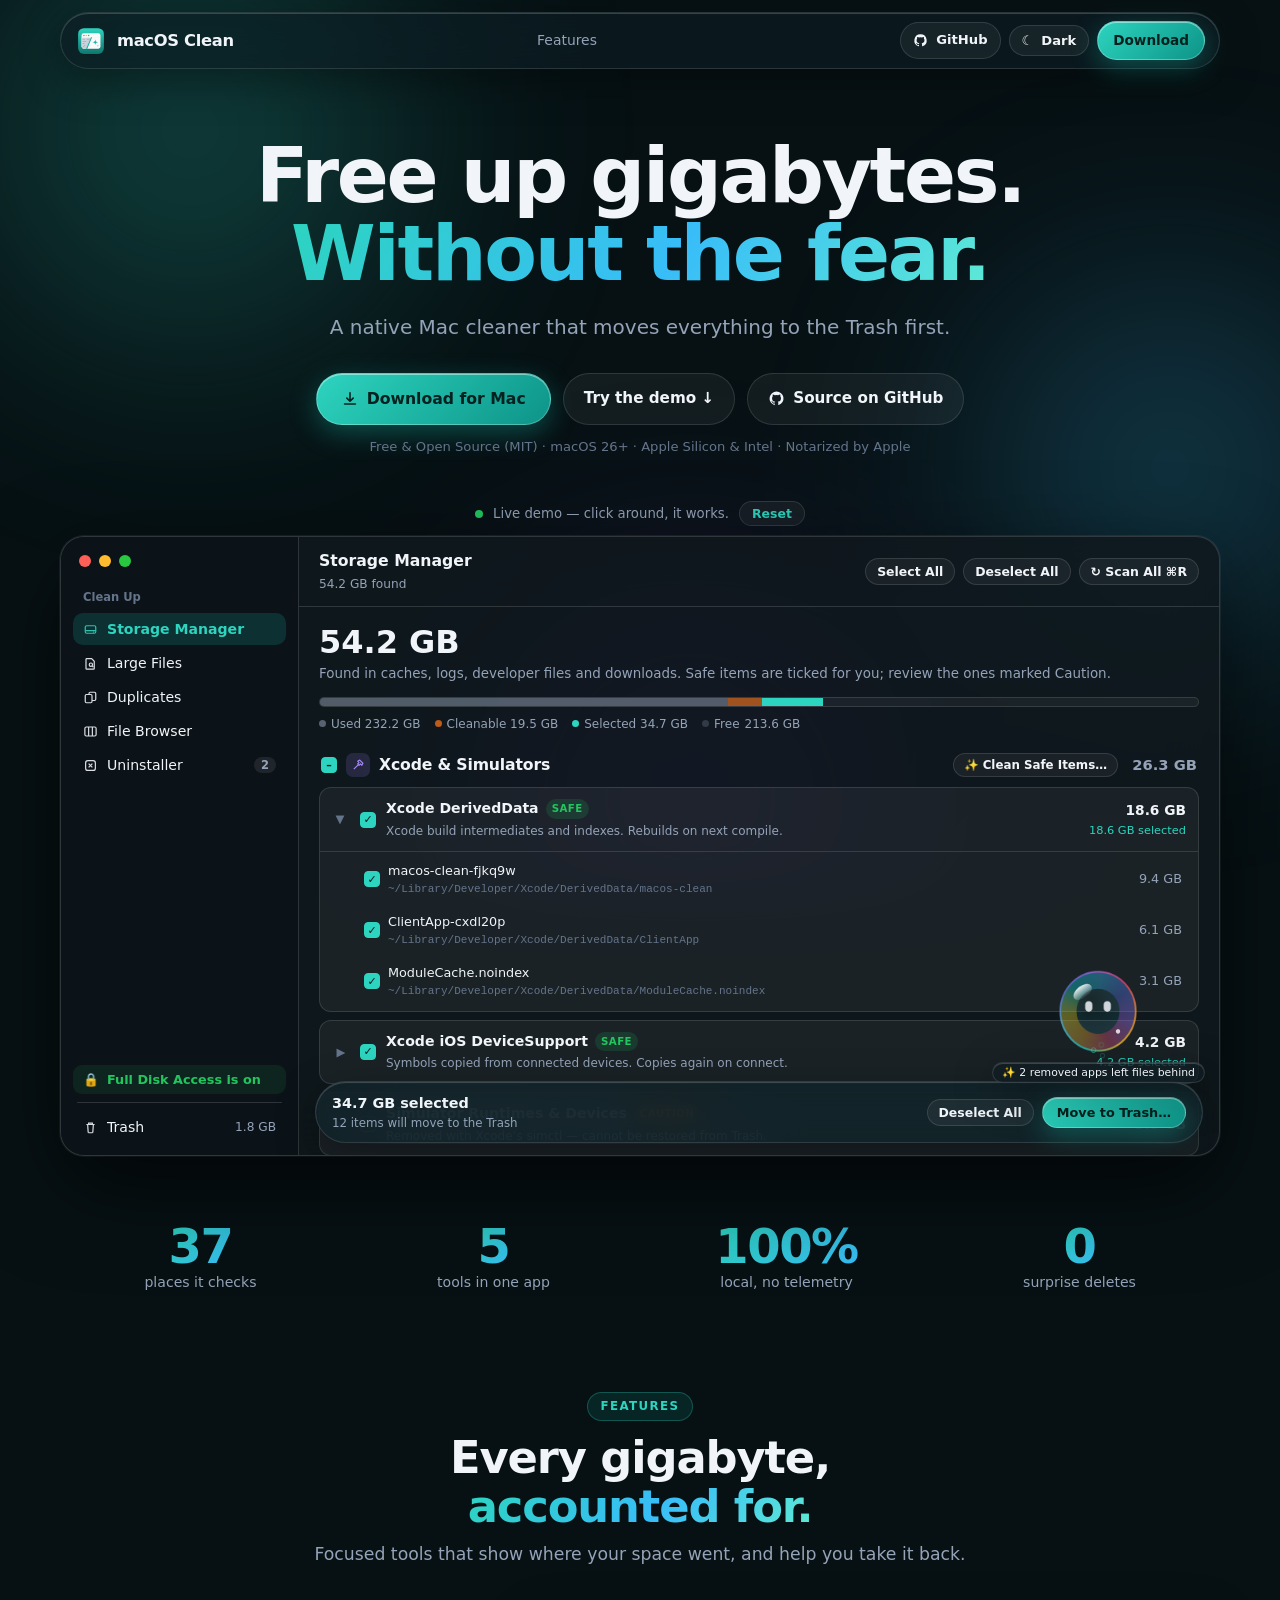
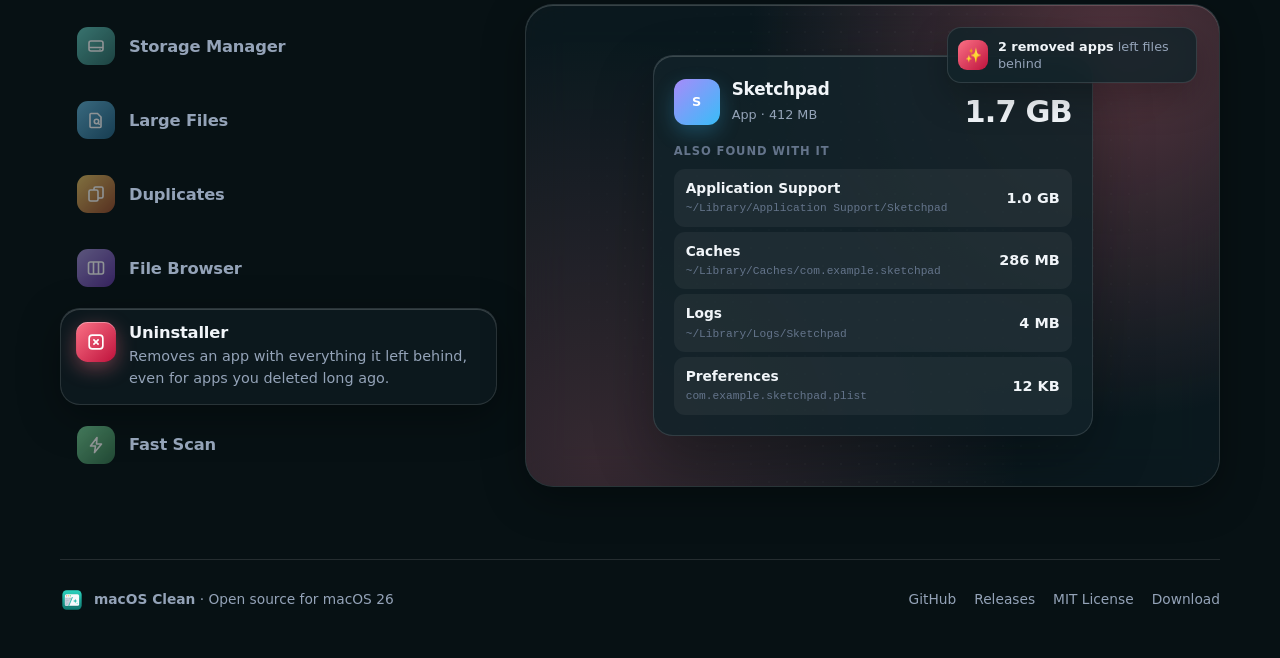
<file: index.html>
<!DOCTYPE html>
<html lang="en" data-theme="dark">
<head>
  <meta charset="UTF-8" />
  <meta name="viewport" content="width=device-width, initial-scale=1.0" />
  <title>macOS Clean — Free up gigabytes on your Mac, safely</title>
  <meta
    name="description"
    content="A native, open-source macOS 26 cleaner. Finds caches, developer junk, big files and app leftovers in seconds — and moves everything to the Trash first."
  />
  <meta property="og:title" content="macOS Clean — Free up gigabytes on your Mac, safely" />
  <meta
    property="og:description"
    content="A native, open-source macOS 26 cleaner that moves everything to the Trash first. Free under the MIT License."
  />
  <meta property="og:type" content="website" />
  <meta name="theme-color" content="#0f766e" />
  <link rel="icon" type="image/svg+xml" href="./assets/app-icon.svg" />
  <link rel="stylesheet" href="./styles.css" />
  <script>document.documentElement.classList.add('js');</script>
</head>
<body>
  <div class="ambient-backdrop" aria-hidden="true">
    <div class="ambient-orb ambient-orb-1"></div>
    <div class="ambient-orb ambient-orb-2"></div>
    <div class="ambient-orb ambient-orb-3"></div>
  </div>

  <header class="site-header">
    <nav class="nav-shell glass-panel" aria-label="Primary navigation">
      <a class="brand" href="#hero">
        <img src="./assets/app-icon.svg" alt="" width="32" height="32" class="brand-icon" />
        <span class="brand-name">macOS Clean</span>
      </a>

      <div class="nav-links">
        <a href="#features">Features</a>
      </div>

      <div class="nav-actions">
        <a
          class="icon-btn glass-btn nav-github"
          href="https://github.com/khanhuitse05/macos-clean"
          target="_blank"
          rel="noopener noreferrer"
          aria-label="View source code on GitHub"
        >
          <svg viewBox="0 0 20 20" width="15" height="15" fill="currentColor" aria-hidden="true"><path fill-rule="evenodd" d="M10 1.8a8.2 8.2 0 00-2.59 15.98c.41.08.56-.18.56-.4v-1.4c-2.28.5-2.76-1.1-2.76-1.1-.37-.95-.91-1.2-.91-1.2-.74-.5.06-.49.06-.49.82.06 1.26.84 1.26.84.73 1.25 1.91.89 2.38.68.07-.53.29-.89.52-1.1-1.82-.2-3.73-.91-3.73-4.05 0-.9.32-1.63.84-2.2-.08-.21-.37-1.04.08-2.17 0 0 .69-.22 2.26.84a7.8 7.8 0 014.12 0c1.57-1.06 2.26-.84 2.26-.84.45 1.13.16 1.96.08 2.17.52.57.84 1.3.84 2.2 0 3.15-1.92 3.84-3.74 4.04.29.25.56.75.56 1.52v2.25c0 .22.15.48.57.4A8.2 8.2 0 0010 1.8z" clip-rule="evenodd"/></svg>
          <span>GitHub</span>
        </a>
        <button type="button" class="icon-btn glass-btn" id="theme-toggle" aria-label="Toggle color theme">
          <span class="theme-icon" id="theme-icon" aria-hidden="true">☾</span>
          <span class="theme-label" id="theme-label">Dark</span>
        </button>
        <a class="glass-prominent nav-download" href="https://github.com/khanhuitse05/macos-clean/releases/latest/download/macos-clean.dmg">Download</a>
      </div>
    </nav>
  </header>

  <main>
    <!-- Hero -->
    <section id="hero" class="hero-section container">
      <div class="hero-copy">
        <h1 class="hero-title">
          Free up gigabytes.<br />
          <span class="text-gradient">Without the fear.</span>
        </h1>
        <p class="hero-subtitle">
          A native Mac cleaner that moves everything to the Trash first.
        </p>
        <div class="hero-ctas">
          <a class="cta-primary glass-prominent" href="https://github.com/khanhuitse05/macos-clean/releases/latest/download/macos-clean.dmg">
            <svg viewBox="0 0 20 20" width="18" height="18" fill="none" stroke="currentColor" stroke-width="1.8" aria-hidden="true"><path d="M10 3v9.5m0 0l-3.5-3.5M10 12.5l3.5-3.5M4 15.5h12" stroke-linecap="round" stroke-linejoin="round" /></svg>
            Download for Mac
          </a>
          <a class="cta-secondary glass-btn" href="#showcase">Try the demo ↓</a>
          <a class="cta-ghost glass-btn" href="https://github.com/khanhuitse05/macos-clean" target="_blank" rel="noopener noreferrer">
            <svg viewBox="0 0 20 20" width="17" height="17" fill="currentColor" aria-hidden="true"><path fill-rule="evenodd" d="M10 1.8a8.2 8.2 0 00-2.59 15.98c.41.08.56-.18.56-.4v-1.4c-2.28.5-2.76-1.1-2.76-1.1-.37-.95-.91-1.2-.91-1.2-.74-.5.06-.49.06-.49.82.06 1.26.84 1.26.84.73 1.25 1.91.89 2.38.68.07-.53.29-.89.52-1.1-1.82-.2-3.73-.91-3.73-4.05 0-.9.32-1.63.84-2.2-.08-.21-.37-1.04.08-2.17 0 0 .69-.22 2.26.84a7.8 7.8 0 014.12 0c1.57-1.06 2.26-.84 2.26-.84.45 1.13.16 1.96.08 2.17.52.57.84 1.3.84 2.2 0 3.15-1.92 3.84-3.74 4.04.29.25.56.75.56 1.52v2.25c0 .22.15.48.57.4A8.2 8.2 0 0010 1.8z" clip-rule="evenodd"/></svg>
            Source on GitHub
          </a>
        </div>
        <p class="hero-caption">Free &amp; Open Source (MIT) · macOS 26+ · Apple Silicon &amp; Intel · Notarized by Apple</p>
      </div>

      <div id="showcase" class="showcase-wrap">
        <div class="showcase-toolbar-hint">
          <span class="live-dot" aria-hidden="true"></span>
          <span>Live demo — click around, it works.</span>
          <button type="button" class="link-reset" id="reset-demo-btn">Reset</button>
        </div>

        <div class="mac-window" id="app-window" role="region" aria-label="Interactive macOS Clean application window preview">
          <!-- Sidebar -->
          <aside class="mac-sidebar">
            <div class="traffic-lights" aria-hidden="true">
              <span class="dot dot-red"></span>
              <span class="dot dot-yellow"></span>
              <span class="dot dot-green"></span>
            </div>

            <div class="sidebar-group-label">Clean Up</div>
            <div class="sidebar-scroll">
              <ul class="sidebar-list" id="sidebar-list" role="tablist" aria-label="App sections">
                <!-- Rendered by app.js -->
              </ul>
            </div>

            <div class="sidebar-bottom">
              <button type="button" class="fda-sidebar-btn" id="window-fda-toggle" title="Preview Full Disk Access blocked state or open FDA welcome sheet">
                <span class="fda-wiggle" aria-hidden="true">🔒</span>
                <span id="window-fda-label">Full Disk Access is off</span>
              </button>
              <div class="sidebar-divider"></div>
              <button type="button" class="sidebar-item sidebar-trash" data-section="trash" role="tab" aria-selected="false">
                <span class="sb-icon" aria-hidden="true">
                  <svg viewBox="0 0 20 20" width="15" height="15" fill="none" stroke="currentColor" stroke-width="1.6"><path d="M4.5 6h11M7.5 6V4.2h5V6M6.2 6l.7 10.2a1 1 0 001 .8h4.2a1 1 0 001-.8L13.8 6"/></svg>
                </span>
                <span class="sb-label">Trash</span>
                <span class="sb-trash-meta" id="sidebar-trash-meta">1.8 GB</span>
              </button>
            </div>
          </aside>

          <!-- Main Split Detail Column -->
          <div class="mac-main">
            <!-- Unified Toolbar -->
            <header class="mac-toolbar">
              <div class="mac-title-group">
                <h2 class="mac-nav-title" id="mac-nav-title">Storage Manager</h2>
                <p class="mac-nav-subtitle" id="mac-nav-subtitle">38.4 GB found</p>
              </div>
              <div class="mac-toolbar-actions" id="mac-toolbar-actions">
                <!-- Populated dynamically per section by app.js -->
              </div>
            </header>

            <!-- Detail Content Area -->
            <div class="mac-detail-area" id="mac-detail-area">
              <!-- Top Celebration Toast -->
              <div class="celebration-toast glass-panel" id="celebration-toast" hidden role="status" aria-live="polite">
                <span class="toast-icon" id="toast-icon" aria-hidden="true">🗑️</span>
                <div class="toast-body">
                  <div class="toast-title" id="toast-title">26.3 GB moved to the Trash</div>
                  <div class="toast-detail" id="toast-detail">3 items. Empty the Trash to get the space back.</div>
                </div>
                <button type="button" class="toast-action" id="toast-empty-btn">Empty Trash…</button>
                <button type="button" class="toast-close" id="toast-close-btn" aria-label="Dismiss">✕</button>
              </div>

              <!-- Dynamic Section Views -->
              <div class="mac-scroll-pane" id="mac-section-content">
                <!-- Rendered by app.js -->
              </div>

              <!-- Floating Liquid Glass Bottom SelectionBar -->
              <div class="selection-bar glass-panel" id="window-selection-bar">
                <!-- Rendered by app.js -->
              </div>

              <!-- Floating Draggable Corner Bubbl Overlay -->
              <div
                class="hero-bubbl-overlay corner-bottomTrailing"
                id="hero-bubbl-overlay"
                title="Drag Bubbl to any corner. Click 5× quickly for an Easter egg!"
              >
                <canvas
                  id="hero-bubbl-canvas"
                  width="300"
                  height="248"
                  aria-label="Bubbl mascot reacting to your current selection"
                ></canvas>
                <button type="button" class="leftovers-chip glass-panel" id="hero-leftovers-chip">
                  <span>✨ 2 removed apps left files behind</span>
                </button>
              </div>

              <!-- In-Window Confirmation / FDA Modal Overlay -->
              <div class="mac-modal-backdrop" id="mac-modal-backdrop" hidden>
                <div class="mac-modal glass-panel" id="mac-modal-dialog" role="dialog" aria-modal="true" aria-labelledby="mac-modal-title">
                  <!-- Populated by app.js -->
                </div>
              </div>
            </div>
          </div>
        </div>
      </div>
    </section>

    <!-- Stats strip -->
    <section class="container stats-strip" aria-label="At a glance">
      <div class="stat"><strong>37</strong><span>places it checks</span></div>
      <div class="stat"><strong>5</strong><span>tools in one app</span></div>
      <div class="stat"><strong>100%</strong><span>local, no telemetry</span></div>
      <div class="stat"><strong>0</strong><span>surprise deletes</span></div>
    </section>

    <!-- Features -->
    <section id="features" class="section container">
      <div class="section-header center reveal">
        <span class="eyebrow">Features</span>
        <h2>Every gigabyte, <span class="text-gradient">accounted for.</span></h2>
        <p>Focused tools that show where your space went, and help you take it back.</p>
      </div>

      <div class="showcase reveal" id="tool-showcase">
        <div class="tool-tabs" role="tablist" aria-label="Tools">
          <button type="button" class="tool-tab is-active" role="tab" id="tab-storage" aria-selected="true" aria-controls="stage-storage" style="--tc:#2dd4bf">
            <span class="tool-icon fi-teal" aria-hidden="true"><svg viewBox="0 0 20 20" fill="none" stroke="currentColor" stroke-width="1.6"><rect x="3" y="5" width="14" height="10" rx="2"/><path d="M3 11.5h14M13.5 13.5h1"/></svg></span>
            <span class="tool-text">
              <strong>Storage Manager</strong>
              <span class="tool-desc"><span>Caches, logs and developer junk, sorted into five groups. Safe items are ticked for you.</span></span>
            </span>
            <span class="tool-progress" aria-hidden="true"><i></i></span>
          </button>
          <button type="button" class="tool-tab" role="tab" id="tab-large" aria-selected="false" aria-controls="stage-large" style="--tc:#38bdf8">
            <span class="tool-icon fi-sky" aria-hidden="true"><svg viewBox="0 0 20 20" fill="none" stroke="currentColor" stroke-width="1.6"><path d="M5 3.5h6.5L15 7v9.5a1 1 0 01-1 1H5a1 1 0 01-1-1v-12a1 1 0 011-1z"/><circle cx="10.5" cy="11.5" r="2.2"/><path d="M12.2 13.2l1.6 1.6"/></svg></span>
            <span class="tool-text">
              <strong>Large Files</strong>
              <span class="tool-desc"><span>Find the biggest files anywhere on your Mac. Quick Look before you decide.</span></span>
            </span>
            <span class="tool-progress" aria-hidden="true"><i></i></span>
          </button>
          <button type="button" class="tool-tab" role="tab" id="tab-dupes" aria-selected="false" aria-controls="stage-dupes" style="--tc:#fbbf24">
            <span class="tool-icon fi-amber" aria-hidden="true"><svg viewBox="0 0 20 20" fill="none" stroke="currentColor" stroke-width="1.6"><rect x="3" y="6" width="9" height="11" rx="1.6"/><path d="M8 6V4.6A1.6 1.6 0 019.6 3h5.8A1.6 1.6 0 0117 4.6v7.8a1.6 1.6 0 01-1.6 1.6H12"/></svg></span>
            <span class="tool-text">
              <strong>Duplicates</strong>
              <span class="tool-desc"><span>Byte-for-byte identical files. Keep one copy, free the rest.</span></span>
            </span>
            <span class="tool-progress" aria-hidden="true"><i></i></span>
          </button>
          <button type="button" class="tool-tab" role="tab" id="tab-browser" aria-selected="false" aria-controls="stage-browser" style="--tc:#a78bfa">
            <span class="tool-icon fi-violet" aria-hidden="true"><svg viewBox="0 0 20 20" fill="none" stroke="currentColor" stroke-width="1.6"><rect x="2.5" y="4" width="15" height="12" rx="2"/><path d="M7.5 4v12M12.5 4v12"/></svg></span>
            <span class="tool-text">
              <strong>File Browser</strong>
              <span class="tool-desc"><span>Finder-style columns with the size of every folder, so you can see where the space went.</span></span>
            </span>
            <span class="tool-progress" aria-hidden="true"><i></i></span>
          </button>
          <button type="button" class="tool-tab" role="tab" id="tab-uninstall" aria-selected="false" aria-controls="stage-uninstall" style="--tc:#fb7185">
            <span class="tool-icon fi-rose" aria-hidden="true"><svg viewBox="0 0 20 20" fill="none" stroke="currentColor" stroke-width="1.6"><rect x="3.5" y="3.5" width="13" height="13" rx="3"/><path d="M7.5 7.5l5 5M12.5 7.5l-5 5"/></svg></span>
            <span class="tool-text">
              <strong>Uninstaller</strong>
              <span class="tool-desc"><span>Removes an app with everything it left behind, even for apps you deleted long ago.</span></span>
            </span>
            <span class="tool-progress" aria-hidden="true"><i></i></span>
          </button>
          <button type="button" class="tool-tab" role="tab" id="tab-scan" aria-selected="false" aria-controls="stage-scan" style="--tc:#4ade80">
            <span class="tool-icon fi-green" aria-hidden="true"><svg viewBox="0 0 20 20" fill="none" stroke="currentColor" stroke-width="1.6" stroke-linejoin="round"><path d="M11 2.5L4.5 11h5l-1 6.5L15.5 9h-5z"/></svg></span>
            <span class="tool-text">
              <strong>Fast Scan</strong>
              <span class="tool-desc"><span>Gets through thousands of folders fast, at low priority, so your Mac stays quick.</span></span>
            </span>
            <span class="tool-progress" aria-hidden="true"><i></i></span>
          </button>
        </div>

        <div class="tool-stage glass-panel">
          <!-- Storage Manager -->
          <div class="stage is-active" role="tabpanel" id="stage-storage" aria-labelledby="tab-storage" style="--tc:#2dd4bf">
            <div class="st-card">
              <div class="st-head">
                <div><strong>Storage Manager</strong><span>5 groups · 37 categories</span></div>
                <b class="st-big"><span data-count="58.2">58.2</span> GB</b>
              </div>
              <div class="st-diskbar" aria-hidden="true">
                <i class="db-used"></i><i class="db-junk"></i><i class="db-trash"></i>
              </div>
              <ul class="st-rows">
                <li class="a" style="--i:1; --p:100%; --c:#a78bfa"><span class="sq"></span>Xcode &amp; Simulators<b>31.0 GB</b><i class="bar"></i></li>
                <li class="a" style="--i:2; --p:40%; --c:#2dd4bf"><span class="sq"></span>System &amp; Apps<b>12.4 GB</b><i class="bar"></i></li>
                <li class="a" style="--i:3; --p:32%; --c:#38bdf8"><span class="sq"></span>Developer Caches<b>9.8 GB</b><i class="bar"></i></li>
                <li class="a" style="--i:4; --p:10%; --c:#fb7185"><span class="sq"></span>AI &amp; Containers<b>3.1 GB</b><i class="bar"></i></li>
                <li class="a" style="--i:5; --p:6%; --c:#fbbf24"><span class="sq"></span>Personal Files<b>1.9 GB</b><i class="bar"></i></li>
              </ul>
            </div>
            <div class="st-float st-float-br a" style="--i:7">
              <span class="tick">✓</span><div><b>41.6 GB</b> Safe items ticked for you</div>
            </div>
          </div>

          <!-- Large Files -->
          <div class="stage" role="tabpanel" id="stage-large" aria-labelledby="tab-large" style="--tc:#38bdf8" hidden>
            <div class="st-card">
              <div class="st-head">
                <div><strong>Large Files</strong><span>Bigger than 1 GB</span></div>
                <b class="st-big"><span data-count="32.2">32.2</span> GB</b>
              </div>
              <ul class="st-rows st-files">
                <li class="a" style="--i:1; --p:100%"><span class="ext">XIP</span><span class="fname">Xcode_26.xip<small>Downloads</small></span><b>11.2 GB</b><i class="bar"></i></li>
                <li class="a" style="--i:2; --p:75%"><span class="ext">FCP</span><span class="fname">Wedding.fcpbundle<small>Movies</small></span><b>8.4 GB</b><i class="bar"></i></li>
                <li class="a" style="--i:3; --p:54%"><span class="ext">ISO</span><span class="fname">ubuntu-24.04.iso<small>Downloads</small></span><b>6.1 GB</b><i class="bar"></i></li>
                <li class="a" style="--i:4; --p:38%"><span class="ext">MOV</span><span class="fname">Screen Recording.mov<small>Desktop</small></span><b>4.3 GB</b><i class="bar"></i></li>
                <li class="a" style="--i:5; --p:20%"><span class="ext">ZIP</span><span class="fname">project-backup.zip<small>Documents</small></span><b>2.2 GB</b><i class="bar"></i></li>
              </ul>
            </div>
            <div class="st-float st-float-tr a" style="--i:6">
              <span class="tick tick-sky"><svg viewBox="0 0 20 20" width="14" height="14" fill="none" stroke="currentColor" stroke-width="1.8"><path d="M1.5 10S4.5 4.5 10 4.5 18.5 10 18.5 10 15.5 15.5 10 15.5 1.5 10 1.5 10z"/><circle cx="10" cy="10" r="2.5"/></svg></span><div><b>Quick Look</b> before you trash</div>
            </div>
          </div>

          <!-- Duplicates -->
          <div class="stage" role="tabpanel" id="stage-dupes" aria-labelledby="tab-dupes" style="--tc:#fbbf24" hidden>
            <div class="st-card">
              <div class="st-head">
                <div><strong>Duplicates</strong><span>Matched by content, not by name</span></div>
                <b class="st-big"><span data-count="2.4">2.4</span> GB</b>
              </div>
              <div class="dupe-group a" style="--i:1">
                <div class="dg-head"><span class="ext">HEIC</span>IMG_2041.HEIC<small>3 copies · 1.2 GB each</small></div>
                <ul>
                  <li class="keep"><span>~/Pictures/IMG_2041.HEIC</span><em>Keep</em></li>
                  <li class="extra" style="--d:0"><span>~/Desktop/IMG_2041 copy.HEIC</span><em>Trash</em></li>
                  <li class="extra" style="--d:1"><span>~/Downloads/IMG_2041 (1).HEIC</span><em>Trash</em></li>
                </ul>
              </div>
              <div class="dupe-group dupe-group-collapsed a" style="--i:3">
                <div class="dg-head"><span class="ext">PDF</span>Q3-report.pdf<small>2 copies · 18 MB each</small></div>
              </div>
            </div>
            <div class="st-float st-float-tr a" style="--i:6">
              <span class="tick tick-amber">=</span><div><b>Same bytes</b>, checked with a hash</div>
            </div>
          </div>

          <!-- File Browser -->
          <div class="stage" role="tabpanel" id="stage-browser" aria-labelledby="tab-browser" style="--tc:#a78bfa" hidden>
            <div class="st-card st-card-wide">
              <div class="st-head">
                <div><strong>File Browser</strong><span>~/Library/Developer</span></div>
                <b class="st-big"><span data-count="31.0">31.0</span> GB</b>
              </div>
              <div class="miller">
                <ul class="a" style="--i:1">
                  <li class="on">Library<b>48 GB</b></li>
                  <li>Movies<b>21 GB</b></li>
                  <li>Music<b>6.2 GB</b></li>
                  <li>Documents<b>4.1 GB</b></li>
                  <li>Desktop<b>1.3 GB</b></li>
                </ul>
                <ul class="a" style="--i:3">
                  <li class="on">Developer<b>31 GB</b></li>
                  <li>Caches<b>9.1 GB</b></li>
                  <li>Containers<b>6.3 GB</b></li>
                  <li>Logs<b>1.0 GB</b></li>
                </ul>
                <ul class="a" style="--i:5">
                  <li class="on">Xcode<b>22 GB</b></li>
                  <li>CoreSimulator<b>7.8 GB</b></li>
                  <li>Toolchains<b>0.8 GB</b></li>
                </ul>
              </div>
            </div>
            <div class="st-float st-float-bl a" style="--i:7">
              <span class="tick tick-violet">⚡</span><div><b>Sizes appear instantly</b> as you click</div>
            </div>
          </div>

          <!-- Uninstaller -->
          <div class="stage" role="tabpanel" id="stage-uninstall" aria-labelledby="tab-uninstall" style="--tc:#fb7185" hidden>
            <div class="st-card">
              <div class="st-head">
                <div class="un-app">
                  <span class="un-glyph" aria-hidden="true">S</span>
                  <div><strong>Sketchpad</strong><span>App · 412 MB</span></div>
                </div>
                <b class="st-big"><span data-count="1.7">1.7</span> GB</b>
              </div>
              <p class="st-sub a" style="--i:1">Also found with it</p>
              <ul class="st-rows un-left">
                <li class="a" style="--i:2"><span class="un-kind">Application Support</span><span class="path">~/Library/Application Support/Sketchpad</span><b>1.0 GB</b></li>
                <li class="a" style="--i:3"><span class="un-kind">Caches</span><span class="path">~/Library/Caches/com.example.sketchpad</span><b>286 MB</b></li>
                <li class="a" style="--i:4"><span class="un-kind">Logs</span><span class="path">~/Library/Logs/Sketchpad</span><b>4 MB</b></li>
                <li class="a" style="--i:5"><span class="un-kind">Preferences</span><span class="path">com.example.sketchpad.plist</span><b>12 KB</b></li>
              </ul>
            </div>
            <div class="st-float st-float-tr a" style="--i:7">
              <span class="tick tick-rose">✨</span><div><b>2 removed apps</b> left files behind</div>
            </div>
          </div>

          <!-- Fast Scan -->
          <div class="stage" role="tabpanel" id="stage-scan" aria-labelledby="tab-scan" style="--tc:#4ade80" hidden>
            <div class="st-card st-card-wide scan-card" id="scan-viz">
              <div class="st-head">
                <div><strong>Scanning your Mac</strong><span>Runs at low priority</span></div>
                <b class="st-big"><span id="sv-found">0.0</span> GB</b>
              </div>
              <div class="sv-grid" id="sv-grid" aria-hidden="true"></div>
              <div class="sv-status">
                <span class="sv-spinner" aria-hidden="true"></span>
                <span id="sv-status-text">Scanning…</span>
              </div>
            </div>
            <div class="st-float st-float-tr a" style="--i:4">
              <span class="tick tick-green">⚡</span><div><b>Light on your Mac.</b> You won't feel it.</div>
            </div>
          </div>

        </div>
      </div>
    </section>
  </main>

  <footer class="site-footer container">
    <div class="footer-inner">
      <div class="footer-brand">
        <img src="./assets/app-icon.svg" alt="" width="24" height="24" />
        <span><strong>macOS Clean</strong> · Open source for macOS 26</span>
      </div>
      <div class="footer-links">
        <a href="https://github.com/khanhuitse05/macos-clean" target="_blank" rel="noopener noreferrer">GitHub</a>
        <a href="https://github.com/khanhuitse05/macos-clean/releases" target="_blank" rel="noopener noreferrer">Releases</a>
        <a href="https://github.com/khanhuitse05/macos-clean/blob/main/LICENSE" target="_blank" rel="noopener noreferrer">MIT License</a>
        <a href="https://github.com/khanhuitse05/macos-clean/releases/latest/download/macos-clean.dmg">Download</a>
      </div>
    </div>
  </footer>

  <script type="module" src="./app.js"></script>
</body>
</html>
</file>
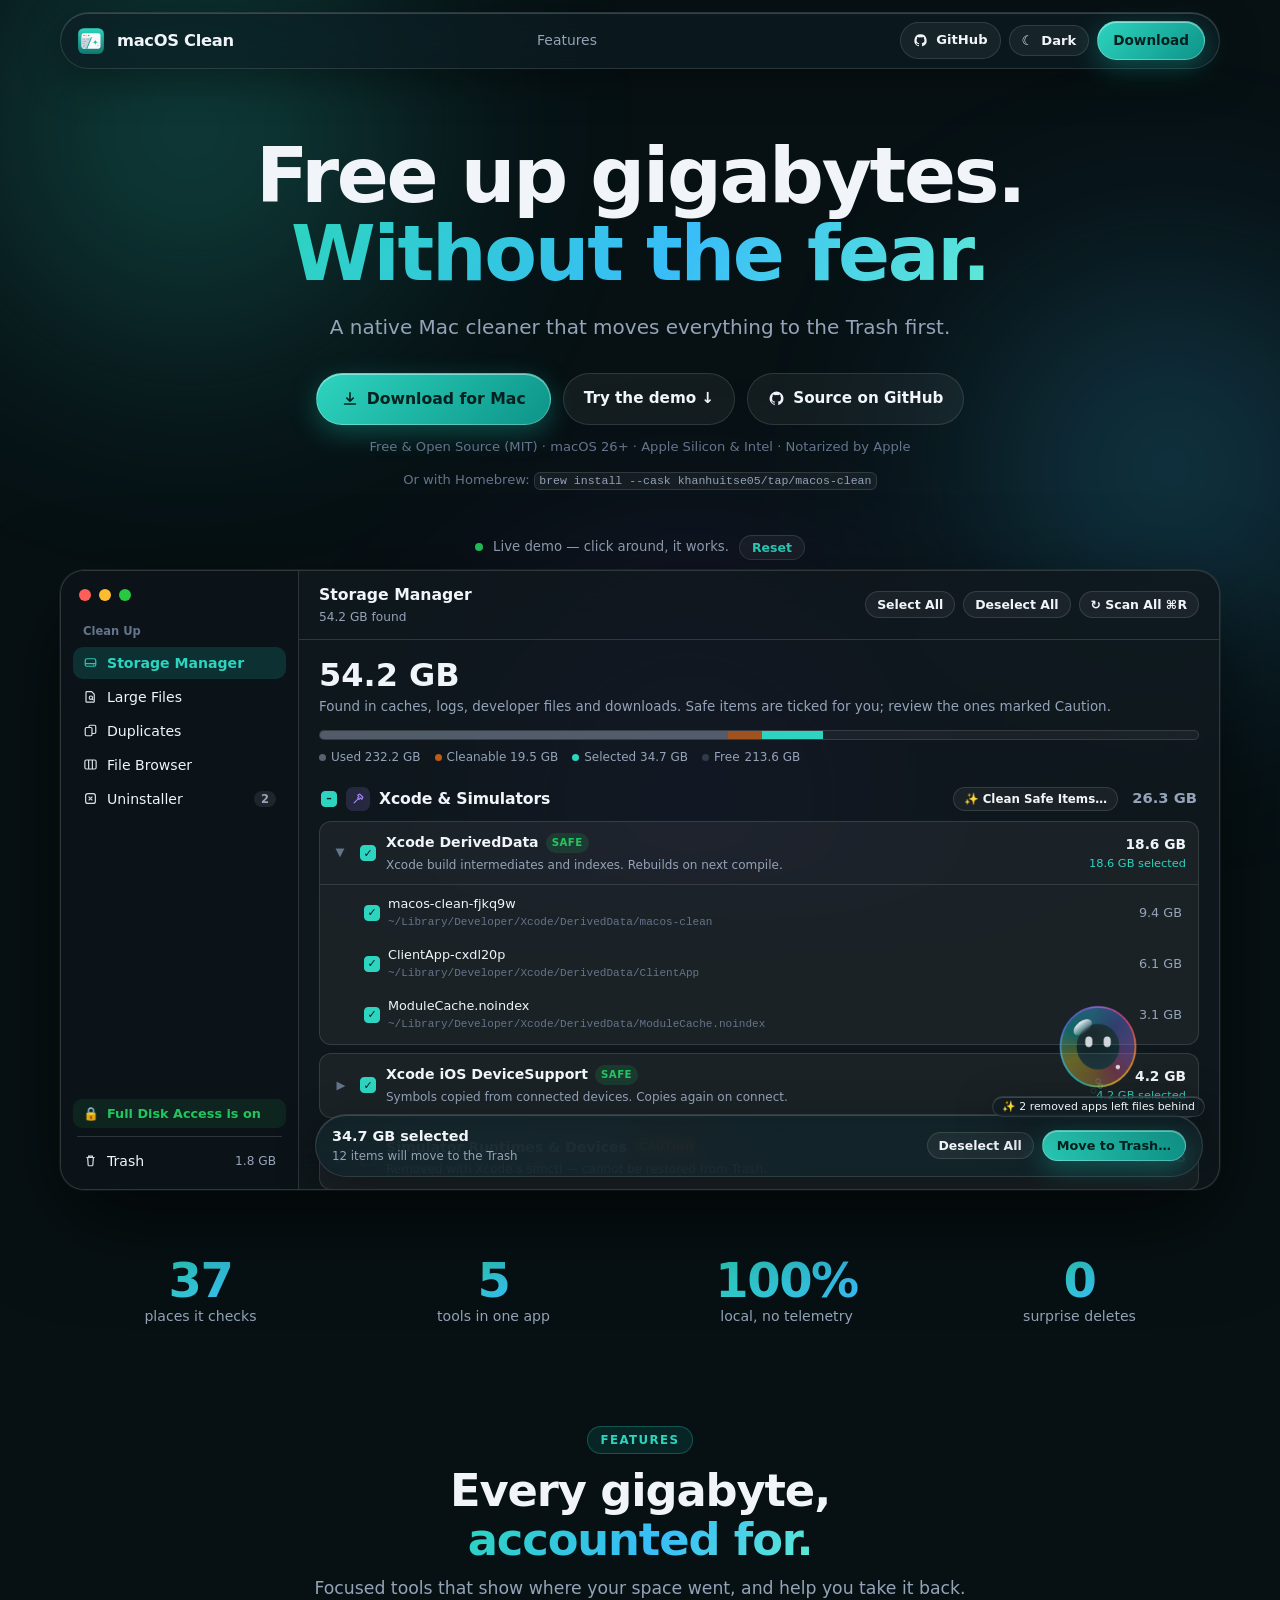
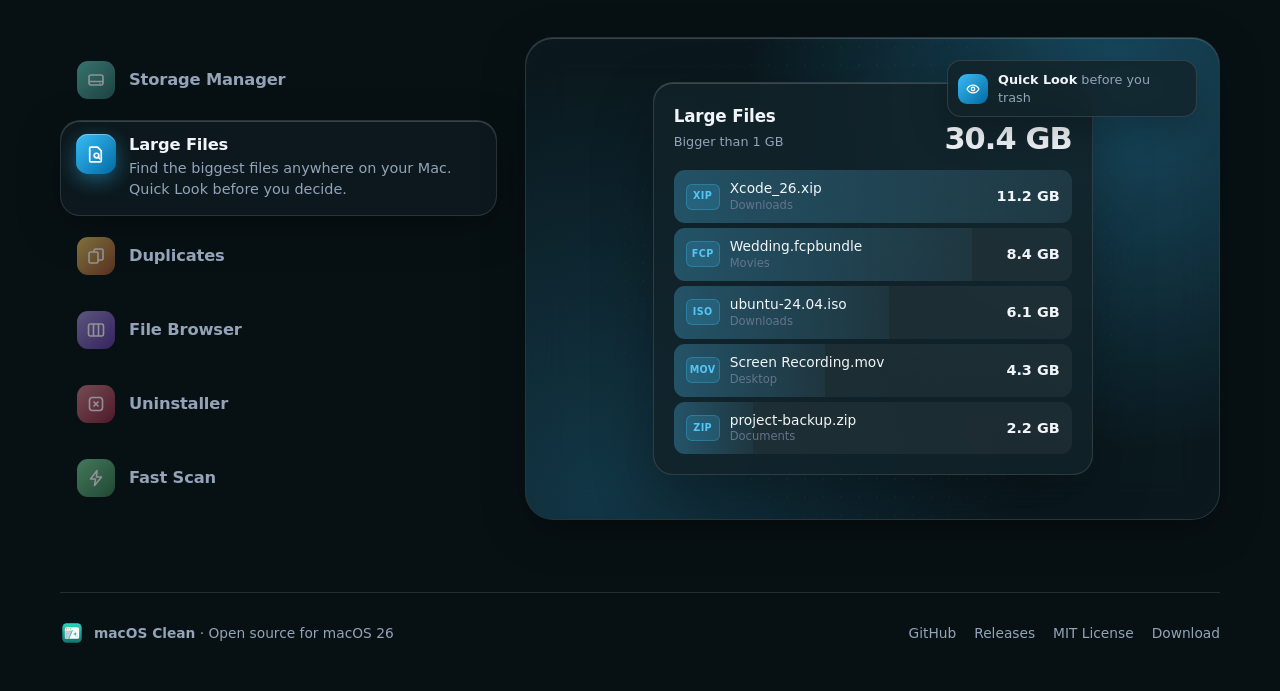
<file: web/index.html>
<!DOCTYPE html>
<html lang="en" data-theme="dark">
<head>
  <meta charset="UTF-8" />
  <meta name="viewport" content="width=device-width, initial-scale=1.0" />
  <title>macOS Clean — Free up gigabytes on your Mac, safely</title>
  <meta
    name="description"
    content="A native, open-source macOS 26 cleaner. Finds caches, developer junk, big files and app leftovers in seconds — and moves everything to the Trash first."
  />
  <meta property="og:title" content="macOS Clean — Free up gigabytes on your Mac, safely" />
  <meta
    property="og:description"
    content="A native, open-source macOS 26 cleaner that moves everything to the Trash first. Free under the MIT License."
  />
  <meta property="og:type" content="website" />
  <meta name="theme-color" content="#0f766e" />
  <link rel="icon" type="image/svg+xml" href="./assets/app-icon.svg" />
  <link rel="stylesheet" href="./styles.css" />
  <script>document.documentElement.classList.add('js');</script>
</head>
<body>
  <div class="ambient-backdrop" aria-hidden="true">
    <div class="ambient-orb ambient-orb-1"></div>
    <div class="ambient-orb ambient-orb-2"></div>
    <div class="ambient-orb ambient-orb-3"></div>
  </div>

  <header class="site-header">
    <nav class="nav-shell glass-panel" aria-label="Primary navigation">
      <a class="brand" href="#hero">
        <img src="./assets/app-icon.svg" alt="" width="32" height="32" class="brand-icon" />
        <span class="brand-name">macOS Clean</span>
      </a>

      <div class="nav-links">
        <a href="#features">Features</a>
      </div>

      <div class="nav-actions">
        <a
          class="icon-btn glass-btn nav-github"
          href="https://github.com/khanhuitse05/macos-clean"
          target="_blank"
          rel="noopener noreferrer"
          aria-label="View source code on GitHub"
        >
          <svg viewBox="0 0 20 20" width="15" height="15" fill="currentColor" aria-hidden="true"><path fill-rule="evenodd" d="M10 1.8a8.2 8.2 0 00-2.59 15.98c.41.08.56-.18.56-.4v-1.4c-2.28.5-2.76-1.1-2.76-1.1-.37-.95-.91-1.2-.91-1.2-.74-.5.06-.49.06-.49.82.06 1.26.84 1.26.84.73 1.25 1.91.89 2.38.68.07-.53.29-.89.52-1.1-1.82-.2-3.73-.91-3.73-4.05 0-.9.32-1.63.84-2.2-.08-.21-.37-1.04.08-2.17 0 0 .69-.22 2.26.84a7.8 7.8 0 014.12 0c1.57-1.06 2.26-.84 2.26-.84.45 1.13.16 1.96.08 2.17.52.57.84 1.3.84 2.2 0 3.15-1.92 3.84-3.74 4.04.29.25.56.75.56 1.52v2.25c0 .22.15.48.57.4A8.2 8.2 0 0010 1.8z" clip-rule="evenodd"/></svg>
          <span>GitHub</span>
        </a>
        <button type="button" class="icon-btn glass-btn" id="theme-toggle" aria-label="Toggle color theme">
          <span class="theme-icon" id="theme-icon" aria-hidden="true">☾</span>
          <span class="theme-label" id="theme-label">Dark</span>
        </button>
        <a class="glass-prominent nav-download" href="https://github.com/khanhuitse05/macos-clean/releases/latest/download/macos-clean.dmg">Download</a>
      </div>
    </nav>
  </header>

  <main>
    <!-- Hero -->
    <section id="hero" class="hero-section container">
      <div class="hero-copy">
        <h1 class="hero-title">
          Free up gigabytes.<br />
          <span class="text-gradient">Without the fear.</span>
        </h1>
        <p class="hero-subtitle">
          A native Mac cleaner that moves everything to the Trash first.
        </p>
        <div class="hero-ctas">
          <a class="cta-primary glass-prominent" href="https://github.com/khanhuitse05/macos-clean/releases/latest/download/macos-clean.dmg">
            <svg viewBox="0 0 20 20" width="18" height="18" fill="none" stroke="currentColor" stroke-width="1.8" aria-hidden="true"><path d="M10 3v9.5m0 0l-3.5-3.5M10 12.5l3.5-3.5M4 15.5h12" stroke-linecap="round" stroke-linejoin="round" /></svg>
            Download for Mac
          </a>
          <a class="cta-secondary glass-btn" href="#showcase">Try the demo ↓</a>
          <a class="cta-ghost glass-btn" href="https://github.com/khanhuitse05/macos-clean" target="_blank" rel="noopener noreferrer">
            <svg viewBox="0 0 20 20" width="17" height="17" fill="currentColor" aria-hidden="true"><path fill-rule="evenodd" d="M10 1.8a8.2 8.2 0 00-2.59 15.98c.41.08.56-.18.56-.4v-1.4c-2.28.5-2.76-1.1-2.76-1.1-.37-.95-.91-1.2-.91-1.2-.74-.5.06-.49.06-.49.82.06 1.26.84 1.26.84.73 1.25 1.91.89 2.38.68.07-.53.29-.89.52-1.1-1.82-.2-3.73-.91-3.73-4.05 0-.9.32-1.63.84-2.2-.08-.21-.37-1.04.08-2.17 0 0 .69-.22 2.26.84a7.8 7.8 0 014.12 0c1.57-1.06 2.26-.84 2.26-.84.45 1.13.16 1.96.08 2.17.52.57.84 1.3.84 2.2 0 3.15-1.92 3.84-3.74 4.04.29.25.56.75.56 1.52v2.25c0 .22.15.48.57.4A8.2 8.2 0 0010 1.8z" clip-rule="evenodd"/></svg>
            Source on GitHub
          </a>
        </div>
        <p class="hero-caption">Free &amp; Open Source (MIT) · macOS 26+ · Apple Silicon &amp; Intel · Notarized by Apple</p>
        <p class="hero-caption hero-brew">Or with Homebrew: <code>brew install --cask khanhuitse05/tap/macos-clean</code></p>
      </div>

      <div id="showcase" class="showcase-wrap">
        <div class="showcase-toolbar-hint">
          <span class="live-dot" aria-hidden="true"></span>
          <span>Live demo — click around, it works.</span>
          <button type="button" class="link-reset" id="reset-demo-btn">Reset</button>
        </div>

        <div class="mac-window" id="app-window" role="region" aria-label="Interactive macOS Clean application window preview">
          <!-- Sidebar -->
          <aside class="mac-sidebar">
            <div class="traffic-lights" aria-hidden="true">
              <span class="dot dot-red"></span>
              <span class="dot dot-yellow"></span>
              <span class="dot dot-green"></span>
            </div>

            <div class="sidebar-group-label">Clean Up</div>
            <div class="sidebar-scroll">
              <ul class="sidebar-list" id="sidebar-list" role="tablist" aria-label="App sections">
                <!-- Rendered by app.js -->
              </ul>
            </div>

            <div class="sidebar-bottom">
              <button type="button" class="fda-sidebar-btn" id="window-fda-toggle" title="Preview Full Disk Access blocked state or open FDA welcome sheet">
                <span class="fda-wiggle" aria-hidden="true">🔒</span>
                <span id="window-fda-label">Full Disk Access is off</span>
              </button>
              <div class="sidebar-divider"></div>
              <button type="button" class="sidebar-item sidebar-trash" data-section="trash" role="tab" aria-selected="false">
                <span class="sb-icon" aria-hidden="true">
                  <svg viewBox="0 0 20 20" width="15" height="15" fill="none" stroke="currentColor" stroke-width="1.6"><path d="M4.5 6h11M7.5 6V4.2h5V6M6.2 6l.7 10.2a1 1 0 001 .8h4.2a1 1 0 001-.8L13.8 6"/></svg>
                </span>
                <span class="sb-label">Trash</span>
                <span class="sb-trash-meta" id="sidebar-trash-meta">1.8 GB</span>
              </button>
            </div>
          </aside>

          <!-- Main Split Detail Column -->
          <div class="mac-main">
            <!-- Unified Toolbar -->
            <header class="mac-toolbar">
              <div class="mac-title-group">
                <h2 class="mac-nav-title" id="mac-nav-title">Storage Manager</h2>
                <p class="mac-nav-subtitle" id="mac-nav-subtitle">38.4 GB found</p>
              </div>
              <div class="mac-toolbar-actions" id="mac-toolbar-actions">
                <!-- Populated dynamically per section by app.js -->
              </div>
            </header>

            <!-- Detail Content Area -->
            <div class="mac-detail-area" id="mac-detail-area">
              <!-- Top Celebration Toast -->
              <div class="celebration-toast glass-panel" id="celebration-toast" hidden role="status" aria-live="polite">
                <span class="toast-icon" id="toast-icon" aria-hidden="true">🗑️</span>
                <div class="toast-body">
                  <div class="toast-title" id="toast-title">26.3 GB moved to the Trash</div>
                  <div class="toast-detail" id="toast-detail">3 items. Empty the Trash to get the space back.</div>
                </div>
                <button type="button" class="toast-action" id="toast-empty-btn">Empty Trash…</button>
                <button type="button" class="toast-close" id="toast-close-btn" aria-label="Dismiss">✕</button>
              </div>

              <!-- Dynamic Section Views -->
              <div class="mac-scroll-pane" id="mac-section-content">
                <!-- Rendered by app.js -->
              </div>

              <!-- Floating Liquid Glass Bottom SelectionBar -->
              <div class="selection-bar glass-panel" id="window-selection-bar">
                <!-- Rendered by app.js -->
              </div>

              <!-- Floating Draggable Corner Bubbl Overlay -->
              <div
                class="hero-bubbl-overlay corner-bottomTrailing"
                id="hero-bubbl-overlay"
                title="Drag Bubbl to any corner. Click 5× quickly for an Easter egg!"
              >
                <canvas
                  id="hero-bubbl-canvas"
                  width="300"
                  height="248"
                  aria-label="Bubbl mascot reacting to your current selection"
                ></canvas>
                <button type="button" class="leftovers-chip glass-panel" id="hero-leftovers-chip">
                  <span>✨ 2 removed apps left files behind</span>
                </button>
              </div>

              <!-- In-Window Confirmation / FDA Modal Overlay -->
              <div class="mac-modal-backdrop" id="mac-modal-backdrop" hidden>
                <div class="mac-modal glass-panel" id="mac-modal-dialog" role="dialog" aria-modal="true" aria-labelledby="mac-modal-title">
                  <!-- Populated by app.js -->
                </div>
              </div>
            </div>
          </div>
        </div>
      </div>
    </section>

    <!-- Stats strip -->
    <section class="container stats-strip" aria-label="At a glance">
      <div class="stat"><strong>37</strong><span>places it checks</span></div>
      <div class="stat"><strong>5</strong><span>tools in one app</span></div>
      <div class="stat"><strong>100%</strong><span>local, no telemetry</span></div>
      <div class="stat"><strong>0</strong><span>surprise deletes</span></div>
    </section>

    <!-- Features -->
    <section id="features" class="section container">
      <div class="section-header center reveal">
        <span class="eyebrow">Features</span>
        <h2>Every gigabyte, <span class="text-gradient">accounted for.</span></h2>
        <p>Focused tools that show where your space went, and help you take it back.</p>
      </div>

      <div class="showcase reveal" id="tool-showcase">
        <div class="tool-tabs" role="tablist" aria-label="Tools">
          <button type="button" class="tool-tab is-active" role="tab" id="tab-storage" aria-selected="true" aria-controls="stage-storage" style="--tc:#2dd4bf">
            <span class="tool-icon fi-teal" aria-hidden="true"><svg viewBox="0 0 20 20" fill="none" stroke="currentColor" stroke-width="1.6"><rect x="3" y="5" width="14" height="10" rx="2"/><path d="M3 11.5h14M13.5 13.5h1"/></svg></span>
            <span class="tool-text">
              <strong>Storage Manager</strong>
              <span class="tool-desc"><span>Caches, logs and developer junk, sorted into five groups. Safe items are ticked for you.</span></span>
            </span>
            <span class="tool-progress" aria-hidden="true"><i></i></span>
          </button>
          <button type="button" class="tool-tab" role="tab" id="tab-large" aria-selected="false" aria-controls="stage-large" style="--tc:#38bdf8">
            <span class="tool-icon fi-sky" aria-hidden="true"><svg viewBox="0 0 20 20" fill="none" stroke="currentColor" stroke-width="1.6"><path d="M5 3.5h6.5L15 7v9.5a1 1 0 01-1 1H5a1 1 0 01-1-1v-12a1 1 0 011-1z"/><circle cx="10.5" cy="11.5" r="2.2"/><path d="M12.2 13.2l1.6 1.6"/></svg></span>
            <span class="tool-text">
              <strong>Large Files</strong>
              <span class="tool-desc"><span>Find the biggest files anywhere on your Mac. Quick Look before you decide.</span></span>
            </span>
            <span class="tool-progress" aria-hidden="true"><i></i></span>
          </button>
          <button type="button" class="tool-tab" role="tab" id="tab-dupes" aria-selected="false" aria-controls="stage-dupes" style="--tc:#fbbf24">
            <span class="tool-icon fi-amber" aria-hidden="true"><svg viewBox="0 0 20 20" fill="none" stroke="currentColor" stroke-width="1.6"><rect x="3" y="6" width="9" height="11" rx="1.6"/><path d="M8 6V4.6A1.6 1.6 0 019.6 3h5.8A1.6 1.6 0 0117 4.6v7.8a1.6 1.6 0 01-1.6 1.6H12"/></svg></span>
            <span class="tool-text">
              <strong>Duplicates</strong>
              <span class="tool-desc"><span>Byte-for-byte identical files. Keep one copy, free the rest.</span></span>
            </span>
            <span class="tool-progress" aria-hidden="true"><i></i></span>
          </button>
          <button type="button" class="tool-tab" role="tab" id="tab-browser" aria-selected="false" aria-controls="stage-browser" style="--tc:#a78bfa">
            <span class="tool-icon fi-violet" aria-hidden="true"><svg viewBox="0 0 20 20" fill="none" stroke="currentColor" stroke-width="1.6"><rect x="2.5" y="4" width="15" height="12" rx="2"/><path d="M7.5 4v12M12.5 4v12"/></svg></span>
            <span class="tool-text">
              <strong>File Browser</strong>
              <span class="tool-desc"><span>Finder-style columns with the size of every folder, so you can see where the space went.</span></span>
            </span>
            <span class="tool-progress" aria-hidden="true"><i></i></span>
          </button>
          <button type="button" class="tool-tab" role="tab" id="tab-uninstall" aria-selected="false" aria-controls="stage-uninstall" style="--tc:#fb7185">
            <span class="tool-icon fi-rose" aria-hidden="true"><svg viewBox="0 0 20 20" fill="none" stroke="currentColor" stroke-width="1.6"><rect x="3.5" y="3.5" width="13" height="13" rx="3"/><path d="M7.5 7.5l5 5M12.5 7.5l-5 5"/></svg></span>
            <span class="tool-text">
              <strong>Uninstaller</strong>
              <span class="tool-desc"><span>Removes an app with everything it left behind, even for apps you deleted long ago.</span></span>
            </span>
            <span class="tool-progress" aria-hidden="true"><i></i></span>
          </button>
          <button type="button" class="tool-tab" role="tab" id="tab-scan" aria-selected="false" aria-controls="stage-scan" style="--tc:#4ade80">
            <span class="tool-icon fi-green" aria-hidden="true"><svg viewBox="0 0 20 20" fill="none" stroke="currentColor" stroke-width="1.6" stroke-linejoin="round"><path d="M11 2.5L4.5 11h5l-1 6.5L15.5 9h-5z"/></svg></span>
            <span class="tool-text">
              <strong>Fast Scan</strong>
              <span class="tool-desc"><span>Gets through thousands of folders fast, at low priority, so your Mac stays quick.</span></span>
            </span>
            <span class="tool-progress" aria-hidden="true"><i></i></span>
          </button>
        </div>

        <div class="tool-stage glass-panel">
          <!-- Storage Manager -->
          <div class="stage is-active" role="tabpanel" id="stage-storage" aria-labelledby="tab-storage" style="--tc:#2dd4bf">
            <div class="st-card">
              <div class="st-head">
                <div><strong>Storage Manager</strong><span>5 groups · 37 categories</span></div>
                <b class="st-big"><span data-count="58.2">58.2</span> GB</b>
              </div>
              <div class="st-diskbar" aria-hidden="true">
                <i class="db-used"></i><i class="db-junk"></i><i class="db-trash"></i>
              </div>
              <ul class="st-rows">
                <li class="a" style="--i:1; --p:100%; --c:#a78bfa"><span class="sq"></span>Xcode &amp; Simulators<b>31.0 GB</b><i class="bar"></i></li>
                <li class="a" style="--i:2; --p:40%; --c:#2dd4bf"><span class="sq"></span>System &amp; Apps<b>12.4 GB</b><i class="bar"></i></li>
                <li class="a" style="--i:3; --p:32%; --c:#38bdf8"><span class="sq"></span>Developer Caches<b>9.8 GB</b><i class="bar"></i></li>
                <li class="a" style="--i:4; --p:10%; --c:#fb7185"><span class="sq"></span>AI &amp; Containers<b>3.1 GB</b><i class="bar"></i></li>
                <li class="a" style="--i:5; --p:6%; --c:#fbbf24"><span class="sq"></span>Personal Files<b>1.9 GB</b><i class="bar"></i></li>
              </ul>
            </div>
            <div class="st-float st-float-br a" style="--i:7">
              <span class="tick">✓</span><div><b>41.6 GB</b> Safe items ticked for you</div>
            </div>
          </div>

          <!-- Large Files -->
          <div class="stage" role="tabpanel" id="stage-large" aria-labelledby="tab-large" style="--tc:#38bdf8" hidden>
            <div class="st-card">
              <div class="st-head">
                <div><strong>Large Files</strong><span>Bigger than 1 GB</span></div>
                <b class="st-big"><span data-count="32.2">32.2</span> GB</b>
              </div>
              <ul class="st-rows st-files">
                <li class="a" style="--i:1; --p:100%"><span class="ext">XIP</span><span class="fname">Xcode_26.xip<small>Downloads</small></span><b>11.2 GB</b><i class="bar"></i></li>
                <li class="a" style="--i:2; --p:75%"><span class="ext">FCP</span><span class="fname">Wedding.fcpbundle<small>Movies</small></span><b>8.4 GB</b><i class="bar"></i></li>
                <li class="a" style="--i:3; --p:54%"><span class="ext">ISO</span><span class="fname">ubuntu-24.04.iso<small>Downloads</small></span><b>6.1 GB</b><i class="bar"></i></li>
                <li class="a" style="--i:4; --p:38%"><span class="ext">MOV</span><span class="fname">Screen Recording.mov<small>Desktop</small></span><b>4.3 GB</b><i class="bar"></i></li>
                <li class="a" style="--i:5; --p:20%"><span class="ext">ZIP</span><span class="fname">project-backup.zip<small>Documents</small></span><b>2.2 GB</b><i class="bar"></i></li>
              </ul>
            </div>
            <div class="st-float st-float-tr a" style="--i:6">
              <span class="tick tick-sky"><svg viewBox="0 0 20 20" width="14" height="14" fill="none" stroke="currentColor" stroke-width="1.8"><path d="M1.5 10S4.5 4.5 10 4.5 18.5 10 18.5 10 15.5 15.5 10 15.5 1.5 10 1.5 10z"/><circle cx="10" cy="10" r="2.5"/></svg></span><div><b>Quick Look</b> before you trash</div>
            </div>
          </div>

          <!-- Duplicates -->
          <div class="stage" role="tabpanel" id="stage-dupes" aria-labelledby="tab-dupes" style="--tc:#fbbf24" hidden>
            <div class="st-card">
              <div class="st-head">
                <div><strong>Duplicates</strong><span>Matched by content, not by name</span></div>
                <b class="st-big"><span data-count="2.4">2.4</span> GB</b>
              </div>
              <div class="dupe-group a" style="--i:1">
                <div class="dg-head"><span class="ext">HEIC</span>IMG_2041.HEIC<small>3 copies · 1.2 GB each</small></div>
                <ul>
                  <li class="keep"><span>~/Pictures/IMG_2041.HEIC</span><em>Keep</em></li>
                  <li class="extra" style="--d:0"><span>~/Desktop/IMG_2041 copy.HEIC</span><em>Trash</em></li>
                  <li class="extra" style="--d:1"><span>~/Downloads/IMG_2041 (1).HEIC</span><em>Trash</em></li>
                </ul>
              </div>
              <div class="dupe-group dupe-group-collapsed a" style="--i:3">
                <div class="dg-head"><span class="ext">PDF</span>Q3-report.pdf<small>2 copies · 18 MB each</small></div>
              </div>
            </div>
            <div class="st-float st-float-tr a" style="--i:6">
              <span class="tick tick-amber">=</span><div><b>Same bytes</b>, checked with a hash</div>
            </div>
          </div>

          <!-- File Browser -->
          <div class="stage" role="tabpanel" id="stage-browser" aria-labelledby="tab-browser" style="--tc:#a78bfa" hidden>
            <div class="st-card st-card-wide">
              <div class="st-head">
                <div><strong>File Browser</strong><span>~/Library/Developer</span></div>
                <b class="st-big"><span data-count="31.0">31.0</span> GB</b>
              </div>
              <div class="miller">
                <ul class="a" style="--i:1">
                  <li class="on">Library<b>48 GB</b></li>
                  <li>Movies<b>21 GB</b></li>
                  <li>Music<b>6.2 GB</b></li>
                  <li>Documents<b>4.1 GB</b></li>
                  <li>Desktop<b>1.3 GB</b></li>
                </ul>
                <ul class="a" style="--i:3">
                  <li class="on">Developer<b>31 GB</b></li>
                  <li>Caches<b>9.1 GB</b></li>
                  <li>Containers<b>6.3 GB</b></li>
                  <li>Logs<b>1.0 GB</b></li>
                </ul>
                <ul class="a" style="--i:5">
                  <li class="on">Xcode<b>22 GB</b></li>
                  <li>CoreSimulator<b>7.8 GB</b></li>
                  <li>Toolchains<b>0.8 GB</b></li>
                </ul>
              </div>
            </div>
            <div class="st-float st-float-bl a" style="--i:7">
              <span class="tick tick-violet">⚡</span><div><b>Sizes appear instantly</b> as you click</div>
            </div>
          </div>

          <!-- Uninstaller -->
          <div class="stage" role="tabpanel" id="stage-uninstall" aria-labelledby="tab-uninstall" style="--tc:#fb7185" hidden>
            <div class="st-card">
              <div class="st-head">
                <div class="un-app">
                  <span class="un-glyph" aria-hidden="true">S</span>
                  <div><strong>Sketchpad</strong><span>App · 412 MB</span></div>
                </div>
                <b class="st-big"><span data-count="1.7">1.7</span> GB</b>
              </div>
              <p class="st-sub a" style="--i:1">Also found with it</p>
              <ul class="st-rows un-left">
                <li class="a" style="--i:2"><span class="un-kind">Application Support</span><span class="path">~/Library/Application Support/Sketchpad</span><b>1.0 GB</b></li>
                <li class="a" style="--i:3"><span class="un-kind">Caches</span><span class="path">~/Library/Caches/com.example.sketchpad</span><b>286 MB</b></li>
                <li class="a" style="--i:4"><span class="un-kind">Logs</span><span class="path">~/Library/Logs/Sketchpad</span><b>4 MB</b></li>
                <li class="a" style="--i:5"><span class="un-kind">Preferences</span><span class="path">com.example.sketchpad.plist</span><b>12 KB</b></li>
              </ul>
            </div>
            <div class="st-float st-float-tr a" style="--i:7">
              <span class="tick tick-rose">✨</span><div><b>2 removed apps</b> left files behind</div>
            </div>
          </div>

          <!-- Fast Scan -->
          <div class="stage" role="tabpanel" id="stage-scan" aria-labelledby="tab-scan" style="--tc:#4ade80" hidden>
            <div class="st-card st-card-wide scan-card" id="scan-viz">
              <div class="st-head">
                <div><strong>Scanning your Mac</strong><span>Runs at low priority</span></div>
                <b class="st-big"><span id="sv-found">0.0</span> GB</b>
              </div>
              <div class="sv-grid" id="sv-grid" aria-hidden="true"></div>
              <div class="sv-status">
                <span class="sv-spinner" aria-hidden="true"></span>
                <span id="sv-status-text">Scanning…</span>
              </div>
            </div>
            <div class="st-float st-float-tr a" style="--i:4">
              <span class="tick tick-green">⚡</span><div><b>Light on your Mac.</b> You won't feel it.</div>
            </div>
          </div>

        </div>
      </div>
    </section>
  </main>

  <footer class="site-footer container">
    <div class="footer-inner">
      <div class="footer-brand">
        <img src="./assets/app-icon.svg" alt="" width="24" height="24" />
        <span><strong>macOS Clean</strong> · Open source for macOS 26</span>
      </div>
      <div class="footer-links">
        <a href="https://github.com/khanhuitse05/macos-clean" target="_blank" rel="noopener noreferrer">GitHub</a>
        <a href="https://github.com/khanhuitse05/macos-clean/releases" target="_blank" rel="noopener noreferrer">Releases</a>
        <a href="https://github.com/khanhuitse05/macos-clean/blob/main/LICENSE" target="_blank" rel="noopener noreferrer">MIT License</a>
        <a href="https://github.com/khanhuitse05/macos-clean/releases/latest/download/macos-clean.dmg">Download</a>
      </div>
    </div>
  </footer>

  <script type="module" src="./app.js"></script>
</body>
</html>
</file>
<file: styles.css>
:root {
  --teal-400: #2dd4bf;
  --teal-500: #14b8a6;
  --teal-600: #0d9488;
  --teal-700: #0f766e;
  --teal-950: #042f2e;
  --mint-300: #5eead4;

  --safe: #22c55e;
  --caution: #f97316;
  --danger: #ef4444;

  --font-sans: -apple-system, BlinkMacSystemFont, "SF Pro Text", "Segoe UI", system-ui, sans-serif;
  --font-display: -apple-system, BlinkMacSystemFont, "SF Pro Rounded", "SF Pro Display", system-ui, sans-serif;
  --font-mono: ui-monospace, "SF Mono", Menlo, Monaco, Consolas, monospace;

  --radius-sm: 8px;
  --radius-md: 14px;
  --radius-lg: 20px;
  --radius-xl: 24px;
}

[data-theme="dark"] {
  --bg: #071114;
  --bg-elevated: #0b181d;
  --glass-bg: rgba(15, 29, 34, 0.68);
  --glass-bg-strong: rgba(18, 35, 41, 0.86);
  --glass-border: rgba(255, 255, 255, 0.12);
  --glass-highlight: rgba(255, 255, 255, 0.18);
  --surface-subtle: rgba(255, 255, 255, 0.05);
  --surface-hover: rgba(255, 255, 255, 0.08);
  --text-primary: #f1f5f9;
  --text-secondary: #94a3b8;
  --text-tertiary: #64748b;
  --code-bg: rgba(4, 14, 17, 0.78);
  --window-bg: rgba(17, 24, 29, 0.88);
  --window-sidebar: rgba(12, 19, 24, 0.76);
  --window-border: rgba(255, 255, 255, 0.14);
  --window-shadow: 0 32px 90px rgba(0, 0, 0, 0.62), 0 0 0 1px rgba(255, 255, 255, 0.08);
  --card-shadow: 0 12px 40px rgba(0, 0, 0, 0.35);
  --orb-opacity: 0.34;
}

[data-theme="light"] {
  --bg: #f1f7f7;
  --bg-elevated: #ffffff;
  --glass-bg: rgba(255, 255, 255, 0.74);
  --glass-bg-strong: rgba(255, 255, 255, 0.92);
  --glass-border: rgba(15, 23, 42, 0.09);
  --glass-highlight: rgba(255, 255, 255, 0.9);
  --surface-subtle: rgba(15, 23, 42, 0.04);
  --surface-hover: rgba(15, 23, 42, 0.07);
  --text-primary: #0f172a;
  --text-secondary: #475569;
  --text-tertiary: #64748b;
  --code-bg: #0f172a;
  --window-bg: rgba(255, 255, 255, 0.92);
  --window-sidebar: rgba(241, 245, 249, 0.86);
  --window-border: rgba(15, 23, 42, 0.12);
  --window-shadow: 0 28px 80px rgba(15, 23, 42, 0.15), 0 0 0 1px rgba(15, 23, 42, 0.06);
  --card-shadow: 0 10px 30px rgba(15, 23, 42, 0.07);
  --orb-opacity: 0.24;
}

*,
*::before,
*::after {
  box-sizing: border-box;
}

html {
  scroll-behavior: smooth;
  scroll-padding-top: 88px;
}

body {
  margin: 0;
  font-family: var(--font-sans);
  background: var(--bg);
  color: var(--text-primary);
  line-height: 1.55;
  -webkit-font-smoothing: antialiased;
  overflow-x: hidden;
  transition: background-color 0.25s ease, color 0.25s ease;
}

code,
pre {
  font-family: var(--font-mono);
}

p code,
li code,
h2 code,
h3 code,
h4 code,
dd code {
  font-size: 0.88em;
  padding: 0.1em 0.38em;
  border-radius: 6px;
  background: var(--surface-subtle);
  border: 1px solid var(--glass-border);
}

a {
  color: inherit;
  text-decoration: none;
}

button {
  font-family: inherit;
  cursor: pointer;
}

.container {
  width: min(1160px, calc(100% - 32px));
  margin-inline: auto;
}

/* Ambient Backdrop */
.ambient-backdrop {
  position: fixed;
  inset: 0;
  z-index: -1;
  pointer-events: none;
  overflow: hidden;
}

.ambient-orb {
  position: absolute;
  border-radius: 50%;
  filter: blur(110px);
  opacity: var(--orb-opacity);
}

.ambient-orb-1 {
  width: 620px;
  height: 620px;
  top: -180px;
  left: -120px;
  background: radial-gradient(circle, var(--teal-400), transparent 70%);
}

.ambient-orb-2 {
  width: 540px;
  height: 540px;
  top: 22%;
  right: -160px;
  background: radial-gradient(circle, #38bdf8, transparent 70%);
}

.ambient-orb-3 {
  width: 560px;
  height: 560px;
  bottom: -180px;
  left: 32%;
  background: radial-gradient(circle, #a855f7, transparent 72%);
}

/* Liquid Glass Utilities */
.glass-panel {
  background: var(--glass-bg);
  backdrop-filter: blur(22px) saturate(180%);
  -webkit-backdrop-filter: blur(22px) saturate(180%);
  border: 1px solid var(--glass-border);
  box-shadow: inset 0 1px 0 var(--glass-highlight), var(--card-shadow);
}

.glass-btn {
  display: inline-flex;
  align-items: center;
  justify-content: center;
  gap: 8px;
  padding: 9px 16px;
  border-radius: 999px;
  background: var(--surface-subtle);
  border: 1px solid var(--glass-border);
  color: var(--text-primary);
  font-size: 0.9rem;
  font-weight: 550;
  transition: transform 0.16s ease, background-color 0.16s ease, border-color 0.16s ease;
}

.glass-btn:hover {
  background: var(--surface-hover);
  border-color: rgba(45, 212, 191, 0.4);
  transform: translateY(-1px);
}

.glass-btn.is-active {
  background: rgba(20, 184, 166, 0.22);
  border-color: var(--teal-400);
  color: var(--teal-400);
}

[data-theme="light"] .glass-btn.is-active {
  color: var(--teal-700);
  background: rgba(20, 184, 166, 0.16);
}

.glass-prominent {
  display: inline-flex;
  align-items: center;
  justify-content: center;
  gap: 8px;
  padding: 10px 20px;
  border-radius: 999px;
  border: 1px solid rgba(255, 255, 255, 0.25);
  background: linear-gradient(135deg, var(--teal-400), var(--teal-600));
  color: #03211f;
  font-weight: 650;
  font-size: 0.92rem;
  box-shadow: 0 8px 26px rgba(20, 184, 166, 0.35), inset 0 1px 0 rgba(255, 255, 255, 0.45);
  transition: transform 0.16s ease, filter 0.16s ease, box-shadow 0.16s ease;
}

.glass-prominent:hover {
  filter: brightness(1.06);
  transform: translateY(-1px);
  box-shadow: 0 12px 32px rgba(20, 184, 166, 0.48), inset 0 1px 0 rgba(255, 255, 255, 0.55);
}

/* Sticky Navbar */
.site-header {
  position: sticky;
  top: 12px;
  z-index: 60;
  padding-inline: 16px;
}

.nav-shell {
  width: min(1160px, 100%);
  margin-inline: auto;
  display: flex;
  align-items: center;
  justify-content: space-between;
  gap: 16px;
  padding: 8px 14px;
  border-radius: 999px;
}

.brand {
  display: inline-flex;
  align-items: center;
  gap: 10px;
  font-weight: 700;
  letter-spacing: -0.02em;
}

.brand-icon {
  border-radius: 8px;
}

.brand-name {
  font-family: var(--font-display);
  font-size: 1.02rem;
}

.version-pill {
  font-size: 0.72rem;
  font-weight: 600;
  padding: 2px 8px;
  border-radius: 999px;
  background: rgba(45, 212, 191, 0.15);
  border: 1px solid rgba(45, 212, 191, 0.3);
  color: var(--teal-400);
}

[data-theme="light"] .version-pill {
  color: var(--teal-700);
}

.nav-links {
  display: flex;
  align-items: center;
  gap: 4px;
}

.nav-links a {
  font-size: 0.87rem;
  font-weight: 500;
  color: var(--text-secondary);
  padding: 6px 11px;
  border-radius: 999px;
  transition: color 0.15s ease, background-color 0.15s ease;
}

.nav-links a:hover {
  color: var(--text-primary);
  background: var(--surface-subtle);
}

.nav-actions {
  display: flex;
  align-items: center;
  gap: 8px;
}

.icon-btn {
  padding: 7px 12px;
  font-size: 0.82rem;
}

.nav-download {
  padding: 8px 15px;
  font-size: 0.85rem;
}

/* Hero Section */
.hero-section {
  padding-top: 80px;
  padding-bottom: 36px;
}

.hero-copy {
  text-align: center;
  max-width: 820px;
  margin-inline: auto;
}

.meta-pills {
  display: flex;
  flex-wrap: wrap;
  justify-content: center;
  gap: 8px;
  margin-bottom: 20px;
}

.meta-pill {
  font-size: 0.78rem;
  font-weight: 600;
  padding: 5px 12px;
  border-radius: 999px;
  background: var(--surface-subtle);
  border: 1px solid var(--glass-border);
  color: var(--text-secondary);
}

.meta-pill-safe {
  color: var(--safe);
  background: rgba(34, 197, 94, 0.12);
  border-color: rgba(34, 197, 94, 0.3);
}

.hero-title {
  margin: 0 0 18px;
  font-family: var(--font-display);
  font-size: clamp(2.7rem, 6.6vw, 4.8rem);
  line-height: 1.02;
  letter-spacing: -0.03em;
}

.text-gradient {
  background: linear-gradient(125deg, var(--teal-400) 0%, #38bdf8 55%, var(--mint-300) 100%);
  -webkit-background-clip: text;
  background-clip: text;
  color: transparent;
}

[data-theme="light"] .text-gradient {
  background: linear-gradient(125deg, var(--teal-700) 0%, #0284c7 60%, var(--teal-500) 100%);
  -webkit-background-clip: text;
  background-clip: text;
}

.hero-subtitle {
  margin: 0 auto 30px;
  max-width: 680px;
  font-size: 1.25rem;
  color: var(--text-secondary);
}

.hero-ctas {
  display: flex;
  flex-wrap: wrap;
  justify-content: center;
  gap: 12px;
}

.cta-primary {
  padding: 13px 24px;
  font-size: 0.98rem;
}

.cta-secondary,
.cta-ghost {
  padding: 13px 20px;
  font-size: 0.95rem;
}

.hero-caption {
  margin-top: 12px;
  font-size: 0.82rem;
  color: var(--text-tertiary);
}

/* Interactive macOS 26 App Window */
.showcase-wrap {
  margin-top: 44px;
}

.showcase-toolbar-hint {
  display: flex;
  align-items: center;
  justify-content: space-between;
  gap: 12px;
  margin-bottom: 10px;
  padding-inline: 6px;
  font-size: 0.83rem;
  color: var(--text-secondary);
}

.link-reset {
  border: 1px solid var(--glass-border);
  background: var(--surface-subtle);
  color: var(--teal-400);
  border-radius: 999px;
  padding: 4px 12px;
  font-size: 0.78rem;
  font-weight: 600;
}

[data-theme="light"] .link-reset {
  color: var(--teal-700);
}

.mac-window {
  display: grid;
  grid-template-columns: 238px minmax(0, 1fr);
  grid-template-rows: minmax(0, 1fr);
  height: 620px;
  border-radius: var(--radius-xl);
  background: var(--window-bg);
  border: 1px solid var(--window-border);
  box-shadow: var(--window-shadow);
  backdrop-filter: blur(28px) saturate(180%);
  -webkit-backdrop-filter: blur(28px) saturate(180%);
  overflow: hidden;
}

/* Sidebar */
.mac-sidebar {
  display: flex;
  flex-direction: column;
  min-height: 0;
  background: var(--window-sidebar);
  border-right: 1px solid var(--window-border);
  padding: 16px 12px 12px;
}

.traffic-lights {
  display: flex;
  align-items: center;
  gap: 8px;
  padding: 2px 6px 18px;
}

.traffic-lights .dot {
  width: 12px;
  height: 12px;
  border-radius: 50%;
}

.dot-red { background: #ff5f57; }
.dot-yellow { background: #febc2e; }
.dot-green { background: #28c840; }

.sidebar-group-label {
  font-size: 0.72rem;
  font-weight: 650;
  color: var(--text-tertiary);
  padding: 4px 10px 6px;
}

.sidebar-list {
  list-style: none;
  margin: 0;
  padding: 0;
  display: flex;
  flex-direction: column;
  gap: 2px;
}

.sidebar-item {
  width: 100%;
  display: flex;
  align-items: center;
  gap: 9px;
  padding: 8px 10px;
  border-radius: 10px;
  border: 0;
  background: transparent;
  color: var(--text-primary);
  font-size: 0.88rem;
  font-weight: 500;
  text-align: left;
  transition: background-color 0.14s ease, color 0.14s ease;
}

.sidebar-item:hover {
  background: var(--surface-subtle);
}

.sidebar-item.is-active {
  background: rgba(20, 184, 166, 0.18);
  color: var(--teal-400);
  font-weight: 600;
}

[data-theme="light"] .sidebar-item.is-active {
  background: rgba(20, 184, 166, 0.16);
  color: var(--teal-700);
}

.sb-icon {
  display: inline-flex;
  align-items: center;
  justify-content: center;
  opacity: 0.9;
}

.sb-label {
  flex: 1;
  min-width: 0;
  overflow: hidden;
  text-overflow: ellipsis;
  white-space: nowrap;
}

.sb-badge {
  font-size: 0.72rem;
  font-weight: 700;
  padding: 1px 7px;
  border-radius: 999px;
  background: var(--surface-hover);
  color: var(--text-secondary);
  font-variant-numeric: tabular-nums;
}

.sb-badge:empty {
  display: none;
}

.sidebar-bottom {
  margin-top: auto;
  display: flex;
  flex-direction: column;
  gap: 8px;
}

.fda-sidebar-btn {
  display: flex;
  align-items: center;
  gap: 8px;
  width: 100%;
  padding: 7px 10px;
  border: 0;
  border-radius: 9px;
  background: rgba(249, 115, 22, 0.1);
  color: var(--caution);
  font-size: 0.8rem;
  font-weight: 600;
  text-align: left;
}

.fda-sidebar-btn.is-granted {
  background: rgba(34, 197, 94, 0.1);
  color: var(--safe);
}

.fda-wiggle {
  display: inline-block;
  animation: fdaWiggle 10s ease-in-out infinite;
}

@keyframes fdaWiggle {
  0%, 92%, 100% { transform: rotate(0deg); }
  94% { transform: rotate(-10deg); }
  96% { transform: rotate(10deg); }
  98% { transform: rotate(-6deg); }
}

.sidebar-divider {
  height: 1px;
  background: var(--window-border);
  margin-inline: 4px;
}

.sb-trash-meta {
  font-size: 0.76rem;
  color: var(--text-secondary);
  font-variant-numeric: tabular-nums;
}

/* Sidebar list */
.sidebar-scroll {
  flex: 1;
  min-height: 0;
  overflow-y: auto;
  scrollbar-width: none;
}

.sidebar-scroll::-webkit-scrollbar {
  display: none;
}

.sb-icon svg {
  width: 15px;
  height: 15px;
}

.cat-spinner {
  width: 14px;
  height: 14px;
  flex: none;
  margin-inline: 2px 4px;
  border-radius: 50%;
  border: 2px solid color-mix(in srgb, var(--teal-400) 25%, transparent);
  border-top-color: var(--teal-400);
  animation: sv-spin 0.8s linear infinite;
}

/* Main Split Detail Column */
.mac-main {
  display: flex;
  flex-direction: column;
  min-width: 0;
  min-height: 0;
  height: 100%;
  position: relative;
}

.mac-toolbar {
  display: flex;
  align-items: center;
  justify-content: space-between;
  gap: 12px;
  padding: 12px 20px;
  border-bottom: 1px solid var(--window-border);
  min-height: 58px;
}

.mac-nav-title {
  margin: 0;
  font-size: 0.98rem;
  font-weight: 650;
}

.mac-nav-subtitle {
  margin: 1px 0 0;
  font-size: 0.76rem;
  color: var(--text-secondary);
  font-variant-numeric: tabular-nums;
}

.mac-toolbar-actions {
  display: flex;
  align-items: center;
  gap: 8px;
  flex-wrap: wrap;
}

.mac-tb-btn {
  display: inline-flex;
  align-items: center;
  gap: 6px;
  padding: 5px 11px;
  border-radius: 999px;
  border: 1px solid var(--glass-border);
  background: var(--surface-subtle);
  color: var(--text-primary);
  font-size: 0.78rem;
  font-weight: 550;
}

.mac-tb-btn:hover:not(:disabled) {
  background: var(--surface-hover);
}

.mac-tb-btn:disabled {
  opacity: 0.45;
  cursor: default;
}

.mac-tb-btn.is-danger {
  background: rgba(239, 68, 68, 0.16);
  border-color: rgba(239, 68, 68, 0.4);
  color: #fca5a5;
}

[data-theme="light"] .mac-tb-btn.is-danger {
  color: #dc2626;
}

.mac-tb-select {
  padding: 5px 10px;
  border-radius: 999px;
  border: 1px solid var(--glass-border);
  background: var(--surface-subtle);
  color: var(--text-primary);
  font-size: 0.78rem;
  font-family: inherit;
}

.mac-detail-area {
  position: relative;
  flex: 1;
  min-height: 0;
  display: flex;
  flex-direction: column;
}

.mac-scroll-pane {
  flex: 1;
  overflow-y: auto;
  padding: 18px 20px 88px;
}

/* Celebration Toast */
.celebration-toast {
  position: absolute;
  top: 12px;
  left: 50%;
  transform: translateX(-50%);
  z-index: 25;
  display: flex;
  align-items: center;
  gap: 12px;
  padding: 10px 16px;
  border-radius: 999px;
  width: min(500px, calc(100% - 32px));
  background: var(--glass-bg-strong);
}

.celebration-toast[hidden] {
  display: none;
}

.toast-icon {
  font-size: 1.25rem;
}

.toast-body {
  flex: 1;
  min-width: 0;
}

.toast-title {
  font-family: var(--font-display);
  font-size: 0.94rem;
  font-weight: 650;
  font-variant-numeric: tabular-nums;
}

.toast-detail {
  font-size: 0.75rem;
  color: var(--text-secondary);
}

.toast-action {
  border: 1px solid rgba(239, 68, 68, 0.35);
  background: rgba(239, 68, 68, 0.15);
  color: var(--danger);
  border-radius: 999px;
  padding: 4px 10px;
  font-size: 0.75rem;
  font-weight: 600;
}

.toast-close {
  border: 0;
  background: transparent;
  color: var(--text-secondary);
  font-size: 0.85rem;
  padding: 4px;
}

/* Storage Summary Header & 4-segment StorageBar */
.storage-summary {
  margin-bottom: 16px;
}

.storage-big-number {
  font-family: var(--font-display);
  font-size: 2rem;
  font-weight: 700;
  line-height: 1.1;
  font-variant-numeric: tabular-nums;
  margin: 0;
}

.storage-lead {
  margin: 4px 0 12px;
  font-size: 0.84rem;
  color: var(--text-secondary);
}

.storage-bar-track {
  display: flex;
  height: 10px;
  border-radius: 999px;
  overflow: hidden;
  background: var(--surface-subtle);
  border: 1px solid var(--glass-border);
}

.seg-used {
  background: rgba(148, 163, 184, 0.45);
  transition: width 0.9s cubic-bezier(0.2, 0.8, 0.2, 1);
}

.seg-cleanable {
  background: rgba(249, 115, 22, 0.6);
  transition: width 0.9s cubic-bezier(0.2, 0.8, 0.2, 1);
}

.seg-selected {
  background: var(--teal-400);
  transition: width 0.6s cubic-bezier(0.2, 0.8, 0.2, 1);
}

.storage-legend {
  display: flex;
  flex-wrap: wrap;
  gap: 14px;
  margin-top: 8px;
  font-size: 0.75rem;
  color: var(--text-secondary);
  font-variant-numeric: tabular-nums;
}

.legend-item {
  display: inline-flex;
  align-items: center;
  gap: 5px;
}

.legend-dot {
  width: 7px;
  height: 7px;
  border-radius: 50%;
}

/* FDA Banner inside window */
.fda-inline-banner {
  display: flex;
  align-items: center;
  justify-content: space-between;
  gap: 12px;
  padding: 10px 14px;
  margin-bottom: 14px;
  border-radius: 14px;
  background: rgba(249, 115, 22, 0.12);
  border: 1px solid rgba(249, 115, 22, 0.35);
  font-size: 0.8rem;
}

.fda-inline-banner strong {
  display: block;
  margin-bottom: 2px;
}

.fda-inline-banner p {
  margin: 0;
  color: var(--text-secondary);
  font-size: 0.76rem;
}

/* Category Rows & TriState Checkbox */
.category-list {
  display: flex;
  flex-direction: column;
  gap: 8px;
}

.cat-card {
  border-radius: 12px;
  background: var(--surface-subtle);
  border: 1px solid var(--glass-border);
  overflow: hidden;
}

.cat-row {
  display: flex;
  align-items: center;
  gap: 10px;
  padding: 10px 12px;
}

.cat-expand-btn {
  border: 0;
  background: transparent;
  color: var(--text-tertiary);
  width: 18px;
  height: 18px;
  padding: 0;
  display: inline-flex;
  align-items: center;
  justify-content: center;
  font-size: 0.72rem;
  transition: transform 0.15s ease;
}

.cat-expand-btn.is-open {
  transform: rotate(90deg);
}

.cat-expand-btn.is-turning {
  animation: chev-close 0.22s ease;
}

.cat-expand-btn.is-open.is-turning {
  animation: chev-open 0.22s ease;
}

@keyframes chev-open {
  from { transform: rotate(0deg); }
}

@keyframes chev-close {
  from { transform: rotate(90deg); }
}

.cat-children-wrap.is-opening {
  animation: children-open 0.32s cubic-bezier(0.2, 0.8, 0.2, 1);
  overflow: hidden;
}

@keyframes children-open {
  from { max-height: 0; opacity: 0; }
  to { max-height: 400px; opacity: 1; }
}

.tri-checkbox:disabled {
  opacity: 0.4;
  cursor: default;
}

/* Storage Manager groups */
.grp + .grp {
  margin-top: 18px;
}

.grp-head {
  display: flex;
  align-items: center;
  gap: 9px;
  padding: 4px 2px 10px;
}

.grp-icon {
  display: grid;
  place-items: center;
  width: 24px;
  height: 24px;
  border-radius: 7px;
  color: var(--gc);
  background: color-mix(in srgb, var(--gc) 16%, transparent);
}

.grp-icon svg {
  width: 14px;
  height: 14px;
}

.grp-title {
  margin: 0;
  font-size: 0.98rem;
  font-weight: 650;
  letter-spacing: -0.01em;
}

.grp-clean {
  margin-left: auto;
  padding: 4px 10px !important;
  font-size: 0.74rem !important;
}

.grp-total {
  min-width: 70px;
  text-align: right;
  font-weight: 650;
  font-size: 0.92rem;
  color: var(--text-secondary);
  font-variant-numeric: tabular-nums;
}

.grp-head .grp-title + .grp-total {
  margin-left: auto;
}

.cat-card.is-pending .cat-row {
  padding-block: 12px;
}

.cat-card.is-pending .cat-title {
  color: var(--text-secondary);
}

.cat-size-pending {
  font-size: 0.78rem;
  color: var(--text-tertiary);
}

.cat-card.is-fresh {
  animation: row-glow 1.2s ease both;
}

@keyframes row-glow {
  0% { background: color-mix(in srgb, var(--teal-400) 24%, var(--surface-subtle)); transform: translateY(4px); opacity: 0.4; }
  25% { background: color-mix(in srgb, var(--teal-400) 18%, var(--surface-subtle)); transform: none; opacity: 1; }
  100% { background: var(--surface-subtle); }
}

.not-on-mac {
  margin-top: 6px;
}

.not-on-mac-btn {
  display: inline-flex;
  align-items: center;
  gap: 7px;
  padding: 6px 8px;
  border: 0;
  border-radius: 8px;
  background: transparent;
  color: var(--text-tertiary);
  font-size: 0.8rem;
}

.not-on-mac-btn:hover {
  background: var(--surface-subtle);
  color: var(--text-secondary);
}

.nom-chevron {
  font-size: 0.6rem;
  transition: transform 0.2s ease;
}

.not-on-mac.is-open .nom-chevron {
  transform: rotate(90deg);
}

.nom-list {
  display: grid;
  grid-template-rows: 0fr;
  transition: grid-template-rows 0.3s cubic-bezier(0.2, 0.8, 0.2, 1);
}

.nom-list p {
  overflow: hidden;
  margin: 0;
  padding: 0 10px 0 36px;
  font-size: 0.78rem;
  line-height: 1.5;
  color: var(--text-tertiary);
}

.not-on-mac.is-open .nom-list {
  grid-template-rows: 1fr;
}

.not-on-mac.is-open .nom-list p {
  padding-bottom: 6px;
}

.storage-empty {
  padding: 36px 0;
  text-align: center;
  color: var(--text-secondary);
}

.big-scan,
.big-sofar {
  font-size: 0.6em;
  font-weight: 600;
  color: var(--text-secondary);
}

/* Duplicates */
.dup-list {
  display: flex;
  flex-direction: column;
  gap: 10px;
}

.dup-card {
  border-radius: 12px;
  background: var(--surface-subtle);
  border: 1px solid var(--glass-border);
  overflow: hidden;
  transition: border-color 0.2s ease;
}

.dup-card.is-warning {
  border-color: rgba(249, 115, 22, 0.55);
}

.dup-head {
  display: flex;
  align-items: center;
  gap: 10px;
  padding: 10px 12px;
}

.dup-ext {
  display: grid;
  place-items: center;
  width: 34px;
  height: 24px;
  flex: none;
  border-radius: 6px;
  font-size: 0.58rem;
  font-weight: 800;
  letter-spacing: 0.04em;
  color: #fbbf24;
  background: rgba(251, 191, 36, 0.14);
  border: 1px solid rgba(251, 191, 36, 0.3);
}

[data-theme="light"] .dup-ext { color: #b45309; }

.dup-title {
  display: flex;
  flex-direction: column;
  min-width: 0;
  line-height: 1.3;
}

.dup-title strong {
  font-size: 0.86rem;
}

.dup-title span {
  font-size: 0.74rem;
  color: var(--text-secondary);
}

.dup-warn {
  margin-left: auto;
  font-size: 0.72rem;
  font-weight: 650;
  color: var(--caution);
  white-space: nowrap;
}

.dup-extra {
  margin-left: auto;
  font-size: 0.84rem;
  font-weight: 650;
  font-variant-numeric: tabular-nums;
  white-space: nowrap;
}

.dup-warn + .dup-extra {
  margin-left: 10px;
}

.dup-files {
  border-top: 1px solid var(--glass-border);
  padding: 4px 12px 6px 40px;
  display: flex;
  flex-direction: column;
  gap: 2px;
}

.dup-file {
  display: flex;
  align-items: center;
  gap: 10px;
  padding: 5px 0;
  font-size: 0.78rem;
}

.dup-path {
  flex: 1;
  min-width: 0;
  font-family: var(--font-mono);
  font-size: 0.74rem;
  overflow: hidden;
  text-overflow: ellipsis;
  white-space: nowrap;
}

.dup-file.is-checked .dup-path {
  color: var(--text-tertiary);
  text-decoration: line-through;
}

.dup-mod {
  font-size: 0.72rem;
  color: var(--text-tertiary);
  white-space: nowrap;
}

.dup-scanning {
  display: flex;
  align-items: flex-start;
  gap: 12px;
  margin: 40px auto;
  max-width: 420px;
}

.dup-scanning .cat-spinner {
  margin-top: 4px;
}

.dup-scanning p {
  margin: 4px 0 0;
  font-size: 0.82rem;
  color: var(--text-secondary);
}

.glass-prominent:disabled {
  opacity: 0.45;
  filter: saturate(0.4);
  cursor: default;
  transform: none;
}

.tri-checkbox {
  width: 16px;
  height: 16px;
  border-radius: 4px;
  border: 1.5px solid var(--text-tertiary);
  background: transparent;
  display: inline-flex;
  align-items: center;
  justify-content: center;
  padding: 0;
  flex-shrink: 0;
  color: #03211f;
  font-size: 11px;
  font-weight: 800;
}

.tri-checkbox[data-state="on"],
.tri-checkbox[data-state="mixed"] {
  background: var(--teal-400);
  border-color: var(--teal-400);
}

.cat-info {
  flex: 1;
  min-width: 0;
}

.cat-title-line {
  display: flex;
  align-items: center;
  gap: 7px;
  flex-wrap: wrap;
}

.cat-title {
  font-size: 0.88rem;
  font-weight: 600;
}

.safety-badge {
  font-size: 0.64rem;
  font-weight: 700;
  text-transform: uppercase;
  letter-spacing: 0.04em;
  padding: 2px 6px;
  border-radius: 999px;
}

.badge-safe {
  color: var(--safe);
  background: rgba(34, 197, 94, 0.15);
}

.badge-caution {
  color: var(--caution);
  background: rgba(249, 115, 22, 0.16);
}

.cat-desc {
  margin: 2px 0 0;
  font-size: 0.75rem;
  color: var(--text-secondary);
  white-space: nowrap;
  overflow: hidden;
  text-overflow: ellipsis;
}

.cat-size-col {
  text-align: right;
  font-variant-numeric: tabular-nums;
  flex-shrink: 0;
}

.cat-size-total {
  font-size: 0.86rem;
  font-weight: 600;
}

.cat-size-selected {
  font-size: 0.71rem;
  color: var(--teal-400);
}

[data-theme="light"] .cat-size-selected {
  color: var(--teal-700);
}

.cat-children {
  border-top: 1px solid var(--glass-border);
  padding: 4px 12px 6px 40px;
  display: flex;
  flex-direction: column;
  gap: 4px;
}

.cat-child-row {
  display: flex;
  align-items: center;
  gap: 8px;
  padding: 5px 4px;
  font-size: 0.8rem;
}

.cat-child-name {
  flex: 1;
  min-width: 0;
}

.cat-child-path {
  display: block;
  font-family: var(--font-mono);
  font-size: 0.69rem;
  color: var(--text-tertiary);
}

.cat-child-size {
  font-variant-numeric: tabular-nums;
  color: var(--text-secondary);
}

/* Tables (Large Files & Trash) */
.mac-table-wrap {
  border: 1px solid var(--glass-border);
  border-radius: 12px;
  overflow-x: auto;
  background: var(--surface-subtle);
}

.mac-table {
  width: 100%;
  border-collapse: collapse;
  font-size: 0.81rem;
}

.mac-table th,
.mac-table td {
  padding: 8px 10px;
  text-align: left;
  border-bottom: 1px solid var(--glass-border);
}

.mac-table th {
  font-size: 0.74rem;
  color: var(--text-tertiary);
  font-weight: 600;
  cursor: pointer;
  user-select: none;
}

.mac-table tbody tr:hover {
  background: var(--surface-hover);
}

.mac-table tbody tr.is-focused {
  background: rgba(45, 212, 191, 0.14);
}

.mac-table td.num,
.mac-table th.num {
  text-align: right;
  font-variant-numeric: tabular-nums;
}

.mono-muted {
  font-family: var(--font-mono);
  font-size: 0.73rem;
  color: var(--text-secondary);
}

/* File Browser Miller Columns */
.miller-columns {
  display: flex;
  height: 410px;
  border: 1px solid var(--glass-border);
  border-radius: 12px;
  overflow-x: auto;
  background: var(--surface-subtle);
}

.miller-col {
  width: 245px;
  flex-shrink: 0;
  border-right: 1px solid var(--glass-border);
  overflow-y: auto;
  padding: 6px;
  display: flex;
  flex-direction: column;
  gap: 2px;
}

.miller-row {
  width: 100%;
  display: flex;
  align-items: center;
  gap: 8px;
  padding: 7px 8px;
  border: 0;
  border-radius: 8px;
  background: transparent;
  color: var(--text-primary);
  font-size: 0.81rem;
  text-align: left;
}

.miller-row:hover {
  background: var(--surface-hover);
}

.miller-row.is-selected {
  background: rgba(20, 184, 166, 0.22);
  color: var(--teal-400);
}

[data-theme="light"] .miller-row.is-selected {
  color: var(--teal-700);
}

.miller-name {
  flex: 1;
  min-width: 0;
  overflow: hidden;
  text-overflow: ellipsis;
  white-space: nowrap;
}

.miller-size {
  font-size: 0.75rem;
  color: var(--text-secondary);
  font-variant-numeric: tabular-nums;
}

/* Uninstaller Split View */
.uninstaller-split {
  display: grid;
  grid-template-columns: 240px 1fr;
  gap: 14px;
  min-height: 410px;
}

.uninstaller-list {
  border: 1px solid var(--glass-border);
  border-radius: 12px;
  background: var(--surface-subtle);
  padding: 8px;
  display: flex;
  flex-direction: column;
  gap: 6px;
}

.removed-banner {
  padding: 10px;
  border-radius: 10px;
  background: rgba(45, 212, 191, 0.14);
  border: 1px solid rgba(45, 212, 191, 0.32);
  font-size: 0.76rem;
}

.removed-banner strong {
  display: block;
  font-size: 0.8rem;
}

.removed-banner p {
  margin: 2px 0 8px;
  color: var(--text-secondary);
}

.app-list-btn {
  width: 100%;
  display: flex;
  align-items: center;
  gap: 8px;
  padding: 7px 8px;
  border: 0;
  border-radius: 8px;
  background: transparent;
  color: var(--text-primary);
  text-align: left;
  font-size: 0.81rem;
}

.app-list-btn:hover {
  background: var(--surface-hover);
}

.app-list-btn.is-selected {
  background: rgba(20, 184, 166, 0.2);
}

.app-list-btn.is-locked {
  opacity: 0.6;
}

.app-list-meta {
  flex: 1;
  min-width: 0;
}

.app-list-meta small {
  display: block;
  color: var(--text-secondary);
  font-size: 0.7rem;
}

.uninstaller-detail {
  border: 1px solid var(--glass-border);
  border-radius: 12px;
  background: var(--surface-subtle);
  padding: 14px;
}

.app-detail-head {
  display: flex;
  align-items: center;
  gap: 12px;
  margin-bottom: 14px;
}

.app-glyph {
  width: 44px;
  height: 44px;
  border-radius: 11px;
  display: grid;
  place-items: center;
  font-size: 1.4rem;
  background: var(--surface-hover);
  border: 1px solid var(--glass-border);
}

.leftover-group {
  margin-bottom: 10px;
  border: 1px solid var(--glass-border);
  border-radius: 10px;
  padding: 8px 10px;
}

.leftover-group-head {
  display: flex;
  align-items: center;
  gap: 8px;
  font-size: 0.82rem;
  font-weight: 600;
}

.leftover-warn {
  font-size: 0.72rem;
  color: var(--caution);
  margin-top: 2px;
}

/* Trash Header */
.trash-header {
  display: flex;
  flex-direction: column;
  gap: 10px;
  margin-bottom: 14px;
}

.trash-top-row {
  display: flex;
  align-items: center;
  gap: 14px;
}

.trash-icon-box {
  width: 50px;
  height: 50px;
  border-radius: 12px;
  display: grid;
  place-items: center;
  background: rgba(239, 68, 68, 0.14);
  color: var(--danger);
  font-size: 1.35rem;
}

.trash-warning-box {
  padding: 8px 12px;
  border-radius: 8px;
  background: rgba(249, 115, 22, 0.1);
  border: 1px solid rgba(249, 115, 22, 0.25);
  color: var(--text-secondary);
  font-size: 0.77rem;
}

/* Floating Bottom SelectionBar */
.selection-bar {
  position: absolute;
  left: 16px;
  right: 16px;
  bottom: 12px;
  z-index: 15;
  display: flex;
  align-items: center;
  justify-content: space-between;
  gap: 12px;
  padding: 10px 16px;
  border-radius: 999px;
  background: var(--glass-bg-strong);
  transition: transform 0.2s ease, opacity 0.2s ease;
}

.selection-bar[hidden] {
  display: none;
}

.sel-title {
  font-size: 0.9rem;
  font-weight: 650;
  font-variant-numeric: tabular-nums;
}

.sel-detail {
  font-size: 0.74rem;
  color: var(--text-secondary);
}

.sel-actions {
  display: flex;
  align-items: center;
  gap: 8px;
}

.sel-btn-danger {
  background: linear-gradient(135deg, #f87171, #dc2626);
  color: #fff;
  border: 1px solid rgba(255, 255, 255, 0.25);
  border-radius: 999px;
  padding: 7px 14px;
  font-size: 0.8rem;
  font-weight: 650;
}

/* Floating Corner Bubbl Overlay inside App Window */
.hero-bubbl-overlay {
  position: absolute;
  z-index: 20;
  display: flex;
  flex-direction: column;
  align-items: center;
  gap: 2px;
  cursor: grab;
  user-select: none;
  touch-action: none;
  transition: top 0.28s cubic-bezier(0.2, 0.8, 0.2, 1), left 0.28s cubic-bezier(0.2, 0.8, 0.2, 1), bottom 0.28s cubic-bezier(0.2, 0.8, 0.2, 1), right 0.28s cubic-bezier(0.2, 0.8, 0.2, 1);
}

.hero-bubbl-overlay.is-dragging {
  cursor: grabbing;
  transition: none;
}

.hero-bubbl-overlay.corner-bottomTrailing {
  right: 14px;
  bottom: 72px;
}

.hero-bubbl-overlay.corner-bottomTrailing.no-bottom-bar {
  bottom: 12px;
}

.hero-bubbl-overlay.corner-bottomLeading {
  left: 14px;
  bottom: 72px;
}

.hero-bubbl-overlay.corner-bottomLeading.no-bottom-bar {
  bottom: 12px;
}

.hero-bubbl-overlay.corner-topTrailing {
  right: 14px;
  top: 10px;
}

.hero-bubbl-overlay.corner-topLeading {
  left: 14px;
  top: 10px;
}

#hero-bubbl-canvas {
  width: 118px;
  height: 98px;
  display: block;
}

.leftovers-chip {
  border-radius: 999px;
  padding: 3px 9px;
  font-size: 0.68rem;
  color: var(--text-primary);
  white-space: nowrap;
}

.leftovers-chip[hidden] {
  display: none;
}

/* In-window Modal */
.mac-modal-backdrop {
  position: absolute;
  inset: 0;
  z-index: 35;
  background: rgba(2, 6, 12, 0.52);
  backdrop-filter: blur(4px);
  display: grid;
  place-items: center;
  padding: 20px;
}

.mac-modal-backdrop[hidden] {
  display: none;
}

.mac-modal {
  width: min(430px, 100%);
  border-radius: 18px;
  padding: 22px;
  background: var(--glass-bg-strong);
}

.mac-modal h3 {
  margin: 0 0 8px;
  font-size: 1.05rem;
}

.mac-modal p {
  margin: 0 0 14px;
  font-size: 0.85rem;
  color: var(--text-secondary);
}

.mac-modal-actions {
  display: flex;
  justify-content: flex-end;
  gap: 8px;
  margin-top: 16px;
}

/* Live demo hint */
.showcase-toolbar-hint {
  justify-content: center;
  gap: 10px;
}

.live-dot {
  width: 8px;
  height: 8px;
  border-radius: 50%;
  background: var(--safe);
  box-shadow: 0 0 0 0 rgba(34, 197, 94, 0.6);
  animation: live-pulse 2s ease-out infinite;
}

@keyframes live-pulse {
  0% { box-shadow: 0 0 0 0 rgba(34, 197, 94, 0.55); }
  70% { box-shadow: 0 0 0 9px rgba(34, 197, 94, 0); }
  100% { box-shadow: 0 0 0 0 rgba(34, 197, 94, 0); }
}

/* Generic Sections */
.section {
  padding-block: 72px;
}

.section-header {
  max-width: 720px;
  margin-bottom: 36px;
}

.section-header.center {
  margin-inline: auto;
  text-align: center;
}

.section-header h2 {
  margin: 0 0 10px;
  font-family: var(--font-display);
  font-size: clamp(1.9rem, 3.8vw, 2.8rem);
  line-height: 1.1;
  letter-spacing: -0.025em;
}

.section-header h2,
.section-header p {
  text-wrap: balance;
}

.section-header p {
  margin: 0;
  color: var(--text-secondary);
  font-size: 1.08rem;
}

/* Stats strip */
.stats-strip {
  display: grid;
  grid-template-columns: repeat(4, 1fr);
  gap: 12px;
  padding-block: 12px 8px;
}

.stat {
  display: flex;
  flex-direction: column;
  align-items: center;
  gap: 2px;
  padding: 18px 10px;
  text-align: center;
}

.stat strong {
  font-family: var(--font-display);
  font-size: clamp(2rem, 4.4vw, 3rem);
  line-height: 1;
  letter-spacing: -0.03em;
  background: linear-gradient(135deg, var(--teal-400), #38bdf8);
  -webkit-background-clip: text;
  background-clip: text;
  color: transparent;
}

[data-theme="light"] .stat strong {
  background: linear-gradient(135deg, var(--teal-700), #0284c7);
  -webkit-background-clip: text;
  background-clip: text;
}

.stat span {
  font-size: 0.88rem;
  color: var(--text-secondary);
}

/* Eyebrow + scroll reveal */
.eyebrow {
  display: inline-block;
  margin-bottom: 12px;
  padding: 4px 12px;
  border-radius: 999px;
  font-size: 0.74rem;
  font-weight: 700;
  letter-spacing: 0.12em;
  text-transform: uppercase;
  color: var(--teal-400);
  background: rgba(20, 184, 166, 0.12);
  border: 1px solid rgba(45, 212, 191, 0.28);
}

[data-theme="light"] .eyebrow {
  color: var(--teal-700);
}

.js .reveal {
  opacity: 0;
  transform: translateY(18px);
  transition: opacity 0.7s ease, transform 0.7s cubic-bezier(0.2, 0.8, 0.2, 1);
  transition-delay: var(--delay, 0s);
}

.js .reveal.is-visible {
  opacity: 1;
  transform: none;
}

/* Feature showcase: tool tabs + animated stage */
.showcase {
  display: grid;
  grid-template-columns: minmax(0, 0.85fr) minmax(0, 1.35fr);
  gap: 28px;
  align-items: stretch;
}

.tool-tabs {
  display: flex;
  flex-direction: column;
  justify-content: center;
  gap: 6px;
}

.tool-tab {
  position: relative;
  display: grid;
  grid-template-columns: auto minmax(0, 1fr);
  align-items: start;
  gap: 14px;
  width: 100%;
  padding: 14px 16px;
  border: 1px solid transparent;
  border-radius: var(--radius-lg);
  background: transparent;
  color: var(--text-secondary);
  text-align: left;
  overflow: hidden;
  transition: background-color 0.25s ease, border-color 0.25s ease, color 0.25s ease;
}

.tool-tab:hover {
  color: var(--text-primary);
  background: var(--surface-subtle);
}

.tool-tab.is-active {
  color: var(--text-primary);
  background: var(--glass-bg);
  border-color: var(--glass-border);
  box-shadow: inset 0 1px 0 var(--glass-highlight), var(--card-shadow);
}

.tool-tab:focus-visible {
  outline: 2px solid var(--teal-400);
  outline-offset: 2px;
}

.tool-icon {
  display: grid;
  place-items: center;
  width: 38px;
  height: 38px;
  border-radius: 11px;
  color: #fff;
  opacity: 0.55;
  filter: saturate(0.6);
  transition: opacity 0.25s ease, filter 0.25s ease, transform 0.25s ease;
}

.tool-tab:hover .tool-icon,
.tool-tab.is-active .tool-icon {
  opacity: 1;
  filter: none;
}

.tool-tab.is-active .tool-icon {
  transform: scale(1.05);
  box-shadow: 0 6px 18px color-mix(in srgb, var(--tc) 40%, transparent), inset 0 1px 0 rgba(255, 255, 255, 0.35);
}

.tool-icon svg {
  width: 20px;
  height: 20px;
}

.fi-teal { background: linear-gradient(135deg, #2dd4bf, #0f766e); }
.fi-sky { background: linear-gradient(135deg, #38bdf8, #0369a1); }
.fi-violet { background: linear-gradient(135deg, #a78bfa, #6d28d9); }
.fi-amber { background: linear-gradient(135deg, #fbbf24, #c2410c); }
.fi-rose { background: linear-gradient(135deg, #fb7185, #be123c); }
.fi-slate { background: linear-gradient(135deg, #94a3b8, #334155); }
.fi-green { background: linear-gradient(135deg, #4ade80, #15803d); }

.tool-text {
  display: flex;
  flex-direction: column;
  min-height: 38px;
  justify-content: center;
}

.tool-text strong {
  font-size: 1.02rem;
  letter-spacing: -0.01em;
}

/* Description expands only on the active tab */
.tool-desc {
  display: grid;
  grid-template-rows: 0fr;
  transition: grid-template-rows 0.35s cubic-bezier(0.2, 0.8, 0.2, 1);
}

.tool-desc > span {
  overflow: hidden;
  font-size: 0.9rem;
  line-height: 1.5;
  color: var(--text-secondary);
}

.tool-tab.is-active .tool-desc {
  grid-template-rows: 1fr;
}

.tool-tab.is-active .tool-desc > span {
  padding-top: 4px;
}

.tool-progress {
  position: absolute;
  left: 16px;
  right: 16px;
  bottom: 0;
  height: 2px;
  border-radius: 2px;
  overflow: hidden;
  opacity: 0;
}

.tool-progress i {
  display: block;
  height: 100%;
  background: var(--tc);
  transform-origin: left;
  transform: scaleX(0);
}

.tool-tab.is-active .tool-progress {
  opacity: 1;
}

.showcase.is-playing .tool-tab.is-active .tool-progress i {
  animation: tool-progress var(--dur, 6s) linear forwards;
}

.showcase.is-paused .tool-tab.is-active .tool-progress i {
  animation-play-state: paused;
}

@keyframes tool-progress {
  to { transform: scaleX(1); }
}

/* Stage */
.tool-stage {
  position: relative;
  display: grid;
  grid-template-columns: minmax(0, 1fr);
  min-height: 480px;
  border-radius: 28px;
  overflow: hidden;
  isolation: isolate;
}

.stage {
  grid-area: 1 / 1;
  position: relative;
  display: grid;
  grid-template-columns: minmax(0, 1fr);
  justify-items: center;
  place-items: center;
  padding: 44px 40px;
  opacity: 0;
  visibility: hidden;
  transform: scale(0.98);
  transition: opacity 0.45s ease, transform 0.6s cubic-bezier(0.2, 0.8, 0.2, 1), visibility 0s linear 0.45s;
}

.stage[hidden] {
  display: grid;
}

.stage.is-active {
  opacity: 1;
  visibility: visible;
  transform: none;
  transition: opacity 0.45s ease, transform 0.6s cubic-bezier(0.2, 0.8, 0.2, 1), visibility 0s;
}

.stage::before {
  content: "";
  position: absolute;
  inset: 0;
  z-index: -1;
  background:
    radial-gradient(circle at 85% 10%, color-mix(in srgb, var(--tc) 30%, transparent), transparent 50%),
    radial-gradient(circle at 10% 95%, color-mix(in srgb, var(--tc) 18%, transparent), transparent 55%);
}

.stage::after {
  content: "";
  position: absolute;
  inset: 0;
  z-index: -1;
  background-image: radial-gradient(color-mix(in srgb, var(--text-primary) 9%, transparent) 1px, transparent 1px);
  background-size: 18px 18px;
  mask-image: radial-gradient(circle at 50% 50%, #000, transparent 75%);
  -webkit-mask-image: radial-gradient(circle at 50% 50%, #000, transparent 75%);
}

/* Staggered entrance for anything marked .a */
.stage .a {
  opacity: 0;
  transform: translateY(12px);
  transition: opacity 0.5s ease, transform 0.6s cubic-bezier(0.2, 0.8, 0.2, 1);
}

.stage.is-active .a {
  opacity: 1;
  transform: none;
  transition-delay: calc(var(--i, 0) * 80ms + 120ms);
}

.st-card {
  width: min(100%, 440px);
  padding: 20px;
  border-radius: var(--radius-lg);
  background: var(--glass-bg-strong);
  border: 1px solid var(--glass-border);
  box-shadow: inset 0 1px 0 var(--glass-highlight), 0 24px 60px rgba(0, 0, 0, 0.28);
}

[data-theme="light"] .st-card {
  box-shadow: inset 0 1px 0 var(--glass-highlight), 0 24px 60px rgba(15, 23, 42, 0.12);
}

.st-card-wide {
  width: min(100%, 580px);
}

.st-head {
  display: flex;
  align-items: flex-end;
  justify-content: space-between;
  gap: 16px;
  margin-bottom: 16px;
}

.st-head strong {
  display: block;
  font-size: 1.05rem;
  letter-spacing: -0.01em;
}

.st-head span {
  font-size: 0.8rem;
  color: var(--text-secondary);
}

.st-big {
  font-family: var(--font-display);
  font-size: 1.9rem;
  line-height: 1;
  letter-spacing: -0.03em;
  white-space: nowrap;
  font-variant-numeric: tabular-nums;
  color: var(--text-primary);
}

.st-big span {
  font-size: inherit;
  color: inherit;
}

.st-diskbar {
  display: flex;
  height: 8px;
  margin-bottom: 14px;
  border-radius: 99px;
  overflow: hidden;
  background: var(--surface-hover);
}

.st-diskbar i {
  display: block;
  height: 100%;
}

.db-used { width: 38%; background: var(--text-tertiary); opacity: 0.6; }
.db-junk { width: 12%; background: linear-gradient(90deg, var(--teal-400), #38bdf8); }
.db-trash { width: 3%; background: var(--caution); }

.st-rows {
  list-style: none;
  margin: 0;
  padding: 0;
  display: flex;
  flex-direction: column;
  gap: 5px;
}

.st-rows li {
  position: relative;
  display: flex;
  align-items: center;
  gap: 10px;
  padding: 10px 12px;
  border-radius: 11px;
  font-size: 0.9rem;
  background: var(--surface-subtle);
  overflow: hidden;
  isolation: isolate;
}

.st-rows b {
  margin-left: auto;
  font-weight: 650;
  font-variant-numeric: tabular-nums;
  white-space: nowrap;
}

.st-rows .bar {
  position: absolute;
  inset: 0;
  z-index: -1;
  width: var(--p, 0%);
  background: linear-gradient(90deg, color-mix(in srgb, var(--c, var(--tc)) 26%, transparent), color-mix(in srgb, var(--c, var(--tc)) 6%, transparent));
  transform-origin: left;
  transform: scaleX(0);
  transition: transform 1s cubic-bezier(0.2, 0.8, 0.2, 1);
}

.stage.is-active .st-rows .bar {
  transform: scaleX(1);
  transition-delay: calc(var(--i, 0) * 80ms + 300ms);
}

.sq {
  width: 10px;
  height: 10px;
  flex: none;
  border-radius: 3px;
  background: var(--c);
}

.ext {
  display: grid;
  place-items: center;
  width: 34px;
  height: 26px;
  flex: none;
  border-radius: 6px;
  font-size: 0.6rem;
  font-weight: 800;
  letter-spacing: 0.04em;
  color: color-mix(in srgb, var(--tc) 85%, var(--text-primary));
  background: color-mix(in srgb, var(--tc) 16%, transparent);
  border: 1px solid color-mix(in srgb, var(--tc) 30%, transparent);
}

.fname {
  display: flex;
  flex-direction: column;
  min-width: 0;
  font-size: 0.86rem;
  line-height: 1.3;
}

.fname small,
.dg-head small {
  font-size: 0.72rem;
  color: var(--text-tertiary);
}

/* Floating callouts */
.st-float {
  position: absolute;
  display: flex;
  align-items: center;
  gap: 10px;
  max-width: 250px;
  padding: 10px 14px 10px 10px;
  border-radius: 14px;
  font-size: 0.8rem;
  line-height: 1.35;
  color: var(--text-secondary);
  background: var(--glass-bg-strong);
  border: 1px solid var(--glass-border);
  backdrop-filter: blur(16px);
  -webkit-backdrop-filter: blur(16px);
  box-shadow: 0 14px 36px rgba(0, 0, 0, 0.25);
}

.st-float b {
  color: var(--text-primary);
}

.stage.is-active .st-float {
  animation: float-bob 5s ease-in-out 1s infinite;
}

@keyframes float-bob {
  50% { translate: 0 -5px; }
}

.st-float-br { right: 22px; bottom: 22px; }
.st-float-tr { right: 22px; top: 22px; }
.st-float-bl { left: 22px; bottom: 22px; }

.tick {
  display: grid;
  place-items: center;
  width: 30px;
  height: 30px;
  flex: none;
  border-radius: 9px;
  font-size: 0.85rem;
  font-weight: 800;
  color: #fff;
  background: linear-gradient(135deg, #4ade80, #15803d);
}

.tick-sky { background: linear-gradient(135deg, #38bdf8, #0369a1); }
.tick-amber { background: linear-gradient(135deg, #fbbf24, #c2410c); }
.tick-violet { background: linear-gradient(135deg, #a78bfa, #6d28d9); }
.tick-rose { background: linear-gradient(135deg, #fb7185, #be123c); }
.tick-green { background: linear-gradient(135deg, #4ade80, #15803d); }

/* Duplicates stage */
.dupe-group {
  border-radius: 12px;
  background: var(--surface-subtle);
  border: 1px solid var(--glass-border);
  overflow: hidden;
}

.dupe-group + .dupe-group {
  margin-top: 8px;
}

.dg-head {
  display: flex;
  align-items: center;
  gap: 10px;
  padding: 10px 12px;
  font-size: 0.9rem;
  font-weight: 600;
}

.dg-head small {
  margin-left: auto;
  font-weight: 500;
}

.dupe-group ul {
  list-style: none;
  margin: 0;
  padding: 0 6px 6px;
  display: flex;
  flex-direction: column;
  gap: 3px;
}

.dupe-group li {
  display: flex;
  align-items: center;
  justify-content: space-between;
  gap: 10px;
  padding: 8px 10px;
  border-radius: 8px;
  font-family: var(--font-mono);
  font-size: 0.74rem;
  background: var(--glass-bg);
  transition: opacity 0.4s ease;
}

.dupe-group li span {
  overflow: hidden;
  text-overflow: ellipsis;
  white-space: nowrap;
}

.dupe-group em {
  flex: none;
  font-family: var(--font-sans);
  font-style: normal;
  font-size: 0.68rem;
  font-weight: 700;
  padding: 2px 8px;
  border-radius: 99px;
}

.dupe-group .keep em {
  color: var(--safe);
  background: rgba(34, 197, 94, 0.14);
}

[data-theme="light"] .dupe-group .keep em { color: #15803d; }

.dupe-group .extra em {
  color: var(--caution);
  background: rgba(249, 115, 22, 0.14);
  opacity: 0;
  transform: scale(0.8);
  transition: opacity 0.3s ease, transform 0.3s ease;
}

.dupe-group .extra span {
  background-image: linear-gradient(var(--text-tertiary), var(--text-tertiary));
  background-repeat: no-repeat;
  background-position: 0 55%;
  background-size: 0% 1px;
  transition: background-size 0.5s ease;
}

.stage.is-active .dupe-group .extra {
  opacity: 0.6;
  transition-delay: calc(900ms + var(--d) * 250ms);
}

.stage.is-active .dupe-group .extra em {
  opacity: 1;
  transform: none;
  transition-delay: calc(900ms + var(--d) * 250ms);
}

.stage.is-active .dupe-group .extra span {
  background-size: 100% 1px;
  transition-delay: calc(900ms + var(--d) * 250ms);
}

[data-theme="light"] .dupe-group .extra em { color: #c2410c; }

/* File Browser stage */
.miller {
  display: grid;
  grid-template-columns: repeat(3, minmax(0, 1fr));
  border-radius: 12px;
  border: 1px solid var(--glass-border);
  background: var(--surface-subtle);
  overflow: hidden;
}

.miller ul {
  list-style: none;
  margin: 0;
  padding: 6px;
  display: flex;
  flex-direction: column;
  gap: 2px;
}

.miller ul + ul {
  border-left: 1px solid var(--glass-border);
}

.stage .miller ul.a {
  transform: translateX(16px);
}

.stage.is-active .miller ul.a {
  transform: none;
}

.miller li {
  display: flex;
  justify-content: space-between;
  gap: 6px;
  padding: 7px 9px;
  border-radius: 7px;
  font-size: 0.8rem;
  white-space: nowrap;
}

.miller li b {
  font-weight: 600;
  color: var(--text-tertiary);
  font-variant-numeric: tabular-nums;
}

.miller li.on {
  background: color-mix(in srgb, var(--tc) 24%, transparent);
}

.miller li.on b {
  color: var(--text-primary);
}

/* Uninstaller stage */
.un-app {
  display: flex;
  align-items: center;
  gap: 12px;
}

.un-glyph {
  display: grid;
  place-items: center;
  width: 46px;
  height: 46px;
  flex: none;
  border-radius: 12px;
  font-family: var(--font-display);
  font-size: 1.35rem;
  font-weight: 800;
  color: #fff !important;
  background: linear-gradient(135deg, #a78bfa, #38bdf8);
  box-shadow: 0 8px 20px rgba(56, 189, 248, 0.25);
}

.st-sub {
  margin: 0 0 8px;
  font-size: 0.72rem;
  font-weight: 700;
  letter-spacing: 0.08em;
  text-transform: uppercase;
  color: var(--text-tertiary);
}

.un-left li {
  display: grid;
  grid-template-columns: minmax(0, 1fr) auto;
  gap: 1px 10px;
  padding: 9px 12px;
}

.un-kind {
  font-size: 0.86rem;
  font-weight: 600;
}

.un-left .path {
  grid-column: 1;
  font-family: var(--font-mono);
  font-size: 0.7rem;
  color: var(--text-tertiary);
  overflow: hidden;
  text-overflow: ellipsis;
  white-space: nowrap;
}

.un-left b {
  grid-column: 2;
  grid-row: 1 / span 2;
  align-self: center;
}

/* Fast Scan stage */
.sv-grid {
  display: grid;
  grid-template-columns: repeat(16, minmax(0, 1fr));
  gap: 5px;
  margin-bottom: 16px;
}

.sv-cell {
  aspect-ratio: 1;
  border-radius: 5px;
  background: var(--surface-hover);
  border: 1px solid var(--glass-border);
  transition: background-color 0.3s ease, border-color 0.3s ease, box-shadow 0.3s ease, transform 0.3s ease, opacity 0.6s ease;
}

.sv-cell.is-reading {
  background: #38bdf8;
  border-color: transparent;
  box-shadow: 0 0 14px rgba(56, 189, 248, 0.75);
  transform: scale(1.12);
}

.sv-cell.is-done {
  background: linear-gradient(135deg, rgba(45, 212, 191, 0.9), rgba(13, 148, 136, 0.8));
  border-color: transparent;
}

.sv-cell.is-junk {
  background: linear-gradient(135deg, #fbbf24, #f97316);
  border-color: transparent;
  box-shadow: 0 0 10px rgba(249, 115, 22, 0.45);
}

.scan-card.is-fading .sv-cell {
  opacity: 0.25;
}

.sv-status {
  display: inline-flex;
  align-items: center;
  gap: 10px;
  font-size: 0.92rem;
  font-weight: 600;
  font-variant-numeric: tabular-nums;
}

.sv-spinner {
  width: 14px;
  height: 14px;
  flex: none;
  border-radius: 50%;
  border: 2px solid rgba(56, 189, 248, 0.25);
  border-top-color: #38bdf8;
  animation: sv-spin 0.8s linear infinite;
}

.sv-status.is-done .sv-spinner {
  animation: none;
  border-color: var(--safe);
  background: var(--safe);
  box-shadow: inset 0 0 0 3px var(--bg);
}

@keyframes sv-spin {
  to { transform: rotate(360deg); }
}

kbd {
  font-family: var(--font-sans);
  font-size: 0.9em;
  font-weight: 600;
  min-width: 1.6em;
  display: inline-block;
  text-align: center;
  padding: 1px 6px;
  border-radius: 6px;
  border: 1px solid var(--glass-border);
  background: var(--surface-hover);
}

/* Footer */
.site-footer {
  padding-block: 28px 46px;
  border-top: 1px solid var(--glass-border);
}

.footer-inner {
  display: flex;
  align-items: center;
  justify-content: space-between;
  flex-wrap: wrap;
  gap: 14px;
  font-size: 0.86rem;
  color: var(--text-secondary);
}

.footer-brand {
  display: inline-flex;
  align-items: center;
  gap: 10px;
}

.footer-links {
  display: flex;
  flex-wrap: wrap;
  gap: 18px;
}

.footer-links a:hover {
  color: var(--text-primary);
}

/* Responsive Breakpoints */
@media (max-width: 960px) {
  .nav-links {
    display: none;
  }

  .mac-window {
    grid-template-columns: minmax(0, 1fr);
    grid-template-rows: auto minmax(0, 1fr);
    height: 760px;
  }

  .mac-sidebar {
    border-right: 0;
    border-bottom: 1px solid var(--window-border);
  }

  .sidebar-list {
    flex-direction: row;
    overflow-x: auto;
    gap: 6px;
  }

  .sidebar-scroll {
    overflow: visible;
  }

  .sidebar-item {
    width: auto;
    white-space: nowrap;
  }

  .sidebar-bottom {
    flex-direction: row;
    align-items: center;
    margin-top: 10px;
  }

  .mac-detail-area {
    min-height: 0;
  }

  .mac-toolbar {
    flex-wrap: wrap;
  }

  .mac-toolbar-actions {
    justify-content: flex-start;
  }

  .showcase {
    grid-template-columns: minmax(0, 1fr);
    gap: 16px;
  }

  .tool-tabs {
    flex-direction: row;
    gap: 6px;
    overflow-x: auto;
    scrollbar-width: none;
    margin-inline: -16px;
    padding: 2px 16px 6px;
  }

  .tool-tabs::-webkit-scrollbar {
    display: none;
  }

  .tool-tab {
    flex: none;
    width: auto;
    grid-template-columns: auto auto;
    align-items: center;
    gap: 10px;
    padding: 8px 14px 8px 8px;
    border-radius: 999px;
  }

  .tool-icon {
    width: 30px;
    height: 30px;
    border-radius: 50%;
  }

  .tool-icon svg {
    width: 16px;
    height: 16px;
  }

  .tool-text {
    min-height: 0;
  }

  .tool-text strong {
    font-size: 0.9rem;
    white-space: nowrap;
  }

  .tool-desc {
    display: none;
  }

  .tool-progress {
    left: 18px;
    right: 18px;
  }

  .stats-strip {
    grid-template-columns: repeat(2, 1fr);
  }

  .sv-grid {
    grid-template-columns: repeat(16, minmax(0, 1fr));
  }

}

@media (max-width: 640px) {
  .theme-label,
  .nav-github span {
    display: none;
  }

  /* Nav + hero */
  .site-header {
    padding-inline: 10px;
  }

  .nav-shell {
    gap: 8px;
    padding: 6px 6px 6px 12px;
  }

  .brand {
    gap: 8px;
    min-width: 0;
  }

  .brand-icon {
    width: 28px;
    height: 28px;
  }

  .brand-name {
    font-size: 0.95rem;
    white-space: nowrap;
  }

  .nav-actions {
    gap: 6px;
  }

  .icon-btn {
    padding: 7px 10px;
  }

  .nav-download {
    padding: 8px 14px;
  }

  .hero-section {
    padding-top: 44px;
  }

  .hero-ctas {
    flex-direction: column;
    align-items: stretch;
    gap: 10px;
    width: min(100%, 320px);
    margin-inline: auto;
  }

  .hero-ctas > a {
    justify-content: center;
  }

  .showcase-wrap {
    margin-top: 32px;
  }

  .showcase-toolbar-hint {
    font-size: 0.76rem;
    padding-inline: 2px;
  }

  /* Demo window: a tab strip on top, content below */
  .mac-window {
    height: 640px;
    border-radius: 20px;
  }

  .mac-sidebar {
    flex-direction: row;
    align-items: center;
    gap: 6px;
    padding: 10px;
    overflow-x: auto;
    scrollbar-width: none;
  }

  .mac-sidebar::-webkit-scrollbar {
    display: none;
  }

  .traffic-lights {
    flex: none;
    gap: 6px;
    padding: 0 6px 0 2px;
  }

  .traffic-lights .dot {
    width: 10px;
    height: 10px;
  }

  .sidebar-group-label,
  .sidebar-divider,
  .sb-trash-meta,
  #window-fda-label {
    display: none;
  }

  .sidebar-scroll {
    flex: none;
  }

  .sidebar-list {
    overflow: visible;
    gap: 4px;
  }

  .sidebar-bottom {
    flex: none;
    margin: 0;
    gap: 4px;
  }

  .sidebar-item {
    gap: 6px;
    padding: 6px 10px;
    font-size: 0.8rem;
  }

  .fda-sidebar-btn {
    width: auto;
    padding: 6px 8px;
  }

  .mac-toolbar {
    gap: 8px;
    padding: 10px 14px;
    min-height: 0;
  }

  .mac-toolbar-actions {
    flex-wrap: nowrap;
    width: calc(100% + 28px);
    margin-inline: -14px;
    padding-inline: 14px;
    overflow-x: auto;
    scrollbar-width: none;
  }

  .mac-toolbar-actions::-webkit-scrollbar {
    display: none;
  }

  .mac-tb-btn,
  .mac-tb-select {
    flex: none;
    white-space: nowrap;
  }

  .mac-scroll-pane {
    padding: 14px 12px 80px;
  }

  .storage-big-number {
    font-size: 1.6rem;
  }

  .storage-lead {
    font-size: 0.78rem;
  }

  .storage-legend {
    gap: 4px 10px;
    font-size: 0.7rem;
  }

  .fda-inline-banner {
    flex-direction: column;
    align-items: flex-start;
  }

  /* Storage groups and categories */
  .grp-head {
    flex-wrap: wrap;
    row-gap: 6px;
  }

  .grp-title {
    flex: 1;
    min-width: 0;
    font-size: 0.92rem;
  }

  .grp-head .grp-total {
    min-width: 0;
    margin-left: 0;
  }

  .grp-clean {
    order: 5;
    margin-left: 58px;
  }

  .cat-row {
    gap: 8px;
    padding: 9px 10px;
  }

  .cat-desc,
  .cat-size-selected {
    display: none;
  }

  .cat-title-line {
    flex-wrap: wrap;
    gap: 3px 6px;
  }

  .cat-title {
    font-size: 0.84rem;
  }

  .cat-children {
    padding-left: 14px;
  }

  .cat-child-name > span {
    display: block;
    overflow: hidden;
    text-overflow: ellipsis;
    white-space: nowrap;
  }

  /* Duplicates */
  .dup-head {
    gap: 8px;
  }

  .dup-title strong {
    overflow: hidden;
    text-overflow: ellipsis;
    white-space: nowrap;
  }

  .dup-warn,
  .dup-mod {
    display: none;
  }

  .dup-files {
    padding-left: 12px;
  }

  /* Tables: keep name and size */
  .mac-table th:nth-child(n + 4),
  .mac-table td:nth-child(n + 4) {
    display: none;
  }

  .mac-table td.num,
  .mac-table th.num {
    white-space: nowrap;
  }

  .uninstaller-split {
    grid-template-columns: minmax(0, 1fr);
    min-height: 0;
  }

  .uninstaller-detail {
    min-width: 0;
    overflow: hidden;
  }

  /* Bubbl, toast and selection bar take less room */
  #hero-bubbl-canvas {
    width: 78px;
    height: 65px;
  }

  .leftovers-chip {
    display: none;
  }

  .hero-bubbl-overlay.corner-bottomTrailing,
  .hero-bubbl-overlay.corner-bottomLeading {
    bottom: 62px;
  }

  .hero-bubbl-overlay.corner-bottomTrailing {
    right: 6px;
  }

  .celebration-toast {
    gap: 10px;
    padding: 8px 10px 8px 14px;
  }

  .toast-detail {
    display: none;
  }

  .tool-stage {
    min-height: 0;
    border-radius: 22px;
  }

  .stage {
    padding: 18px 14px 76px;
    place-items: start center;
  }

  .st-card {
    padding: 16px;
  }

  .st-big {
    font-size: 1.5rem;
  }

  .st-float {
    left: 14px;
    right: 14px;
    top: auto;
    bottom: 14px;
    max-width: none;
  }

  .dg-head small {
    display: none;
  }

  .miller {
    grid-template-columns: repeat(2, minmax(0, 1fr));
  }

  .miller ul:first-child {
    display: none;
  }

  .miller ul:nth-child(2) {
    border-left: 0;
  }

  .sv-grid {
    grid-template-columns: repeat(10, minmax(0, 1fr));
    gap: 4px;
  }


  .selection-bar {
    left: 10px;
    right: 10px;
    bottom: 10px;
    gap: 10px;
    padding: 7px 7px 7px 14px;
  }

  .sel-detail,
  .sel-actions .mac-tb-btn {
    display: none;
  }

  .sel-title {
    font-size: 0.82rem;
    white-space: nowrap;
  }

  .sel-actions > * {
    white-space: nowrap;
  }
}

@media (prefers-reduced-motion: reduce) {
  html {
    scroll-behavior: auto;
  }

  *,
  *::before,
  *::after {
    animation-duration: 0.001ms !important;
    animation-iteration-count: 1 !important;
    transition-duration: 0.001ms !important;
  }
}
</file>
<file: web/styles.css>
:root {
  --teal-400: #2dd4bf;
  --teal-500: #14b8a6;
  --teal-600: #0d9488;
  --teal-700: #0f766e;
  --teal-950: #042f2e;
  --mint-300: #5eead4;

  --safe: #22c55e;
  --caution: #f97316;
  --danger: #ef4444;

  --font-sans: -apple-system, BlinkMacSystemFont, "SF Pro Text", "Segoe UI", system-ui, sans-serif;
  --font-display: -apple-system, BlinkMacSystemFont, "SF Pro Rounded", "SF Pro Display", system-ui, sans-serif;
  --font-mono: ui-monospace, "SF Mono", Menlo, Monaco, Consolas, monospace;

  --radius-sm: 8px;
  --radius-md: 14px;
  --radius-lg: 20px;
  --radius-xl: 24px;
}

[data-theme="dark"] {
  --bg: #071114;
  --bg-elevated: #0b181d;
  --glass-bg: rgba(15, 29, 34, 0.68);
  --glass-bg-strong: rgba(18, 35, 41, 0.86);
  --glass-border: rgba(255, 255, 255, 0.12);
  --glass-highlight: rgba(255, 255, 255, 0.18);
  --surface-subtle: rgba(255, 255, 255, 0.05);
  --surface-hover: rgba(255, 255, 255, 0.08);
  --text-primary: #f1f5f9;
  --text-secondary: #94a3b8;
  --text-tertiary: #64748b;
  --code-bg: rgba(4, 14, 17, 0.78);
  --window-bg: rgba(17, 24, 29, 0.88);
  --window-sidebar: rgba(12, 19, 24, 0.76);
  --window-border: rgba(255, 255, 255, 0.14);
  --window-shadow: 0 32px 90px rgba(0, 0, 0, 0.62), 0 0 0 1px rgba(255, 255, 255, 0.08);
  --card-shadow: 0 12px 40px rgba(0, 0, 0, 0.35);
  --orb-opacity: 0.34;
}

[data-theme="light"] {
  --bg: #f1f7f7;
  --bg-elevated: #ffffff;
  --glass-bg: rgba(255, 255, 255, 0.74);
  --glass-bg-strong: rgba(255, 255, 255, 0.92);
  --glass-border: rgba(15, 23, 42, 0.09);
  --glass-highlight: rgba(255, 255, 255, 0.9);
  --surface-subtle: rgba(15, 23, 42, 0.04);
  --surface-hover: rgba(15, 23, 42, 0.07);
  --text-primary: #0f172a;
  --text-secondary: #475569;
  --text-tertiary: #64748b;
  --code-bg: #0f172a;
  --window-bg: rgba(255, 255, 255, 0.92);
  --window-sidebar: rgba(241, 245, 249, 0.86);
  --window-border: rgba(15, 23, 42, 0.12);
  --window-shadow: 0 28px 80px rgba(15, 23, 42, 0.15), 0 0 0 1px rgba(15, 23, 42, 0.06);
  --card-shadow: 0 10px 30px rgba(15, 23, 42, 0.07);
  --orb-opacity: 0.24;
}

*,
*::before,
*::after {
  box-sizing: border-box;
}

html {
  scroll-behavior: smooth;
  scroll-padding-top: 88px;
}

body {
  margin: 0;
  font-family: var(--font-sans);
  background: var(--bg);
  color: var(--text-primary);
  line-height: 1.55;
  -webkit-font-smoothing: antialiased;
  overflow-x: hidden;
  transition: background-color 0.25s ease, color 0.25s ease;
}

code,
pre {
  font-family: var(--font-mono);
}

p code,
li code,
h2 code,
h3 code,
h4 code,
dd code {
  font-size: 0.88em;
  padding: 0.1em 0.38em;
  border-radius: 6px;
  background: var(--surface-subtle);
  border: 1px solid var(--glass-border);
}

a {
  color: inherit;
  text-decoration: none;
}

button {
  font-family: inherit;
  cursor: pointer;
}

.container {
  width: min(1160px, calc(100% - 32px));
  margin-inline: auto;
}

/* Ambient Backdrop */
.ambient-backdrop {
  position: fixed;
  inset: 0;
  z-index: -1;
  pointer-events: none;
  overflow: hidden;
}

.ambient-orb {
  position: absolute;
  border-radius: 50%;
  filter: blur(110px);
  opacity: var(--orb-opacity);
}

.ambient-orb-1 {
  width: 620px;
  height: 620px;
  top: -180px;
  left: -120px;
  background: radial-gradient(circle, var(--teal-400), transparent 70%);
}

.ambient-orb-2 {
  width: 540px;
  height: 540px;
  top: 22%;
  right: -160px;
  background: radial-gradient(circle, #38bdf8, transparent 70%);
}

.ambient-orb-3 {
  width: 560px;
  height: 560px;
  bottom: -180px;
  left: 32%;
  background: radial-gradient(circle, #a855f7, transparent 72%);
}

/* Liquid Glass Utilities */
.glass-panel {
  background: var(--glass-bg);
  backdrop-filter: blur(22px) saturate(180%);
  -webkit-backdrop-filter: blur(22px) saturate(180%);
  border: 1px solid var(--glass-border);
  box-shadow: inset 0 1px 0 var(--glass-highlight), var(--card-shadow);
}

.glass-btn {
  display: inline-flex;
  align-items: center;
  justify-content: center;
  gap: 8px;
  padding: 9px 16px;
  border-radius: 999px;
  background: var(--surface-subtle);
  border: 1px solid var(--glass-border);
  color: var(--text-primary);
  font-size: 0.9rem;
  font-weight: 550;
  transition: transform 0.16s ease, background-color 0.16s ease, border-color 0.16s ease;
}

.glass-btn:hover {
  background: var(--surface-hover);
  border-color: rgba(45, 212, 191, 0.4);
  transform: translateY(-1px);
}

.glass-btn.is-active {
  background: rgba(20, 184, 166, 0.22);
  border-color: var(--teal-400);
  color: var(--teal-400);
}

[data-theme="light"] .glass-btn.is-active {
  color: var(--teal-700);
  background: rgba(20, 184, 166, 0.16);
}

.glass-prominent {
  display: inline-flex;
  align-items: center;
  justify-content: center;
  gap: 8px;
  padding: 10px 20px;
  border-radius: 999px;
  border: 1px solid rgba(255, 255, 255, 0.25);
  background: linear-gradient(135deg, var(--teal-400), var(--teal-600));
  color: #03211f;
  font-weight: 650;
  font-size: 0.92rem;
  box-shadow: 0 8px 26px rgba(20, 184, 166, 0.35), inset 0 1px 0 rgba(255, 255, 255, 0.45);
  transition: transform 0.16s ease, filter 0.16s ease, box-shadow 0.16s ease;
}

.glass-prominent:hover {
  filter: brightness(1.06);
  transform: translateY(-1px);
  box-shadow: 0 12px 32px rgba(20, 184, 166, 0.48), inset 0 1px 0 rgba(255, 255, 255, 0.55);
}

/* Sticky Navbar */
.site-header {
  position: sticky;
  top: 12px;
  z-index: 60;
  padding-inline: 16px;
}

.nav-shell {
  width: min(1160px, 100%);
  margin-inline: auto;
  display: flex;
  align-items: center;
  justify-content: space-between;
  gap: 16px;
  padding: 8px 14px;
  border-radius: 999px;
}

.brand {
  display: inline-flex;
  align-items: center;
  gap: 10px;
  font-weight: 700;
  letter-spacing: -0.02em;
}

.brand-icon {
  border-radius: 8px;
}

.brand-name {
  font-family: var(--font-display);
  font-size: 1.02rem;
}

.version-pill {
  font-size: 0.72rem;
  font-weight: 600;
  padding: 2px 8px;
  border-radius: 999px;
  background: rgba(45, 212, 191, 0.15);
  border: 1px solid rgba(45, 212, 191, 0.3);
  color: var(--teal-400);
}

[data-theme="light"] .version-pill {
  color: var(--teal-700);
}

.nav-links {
  display: flex;
  align-items: center;
  gap: 4px;
}

.nav-links a {
  font-size: 0.87rem;
  font-weight: 500;
  color: var(--text-secondary);
  padding: 6px 11px;
  border-radius: 999px;
  transition: color 0.15s ease, background-color 0.15s ease;
}

.nav-links a:hover {
  color: var(--text-primary);
  background: var(--surface-subtle);
}

.nav-actions {
  display: flex;
  align-items: center;
  gap: 8px;
}

.icon-btn {
  padding: 7px 12px;
  font-size: 0.82rem;
}

.nav-download {
  padding: 8px 15px;
  font-size: 0.85rem;
}

/* Hero Section */
.hero-section {
  padding-top: 80px;
  padding-bottom: 36px;
}

.hero-copy {
  text-align: center;
  max-width: 820px;
  margin-inline: auto;
}

.meta-pills {
  display: flex;
  flex-wrap: wrap;
  justify-content: center;
  gap: 8px;
  margin-bottom: 20px;
}

.meta-pill {
  font-size: 0.78rem;
  font-weight: 600;
  padding: 5px 12px;
  border-radius: 999px;
  background: var(--surface-subtle);
  border: 1px solid var(--glass-border);
  color: var(--text-secondary);
}

.meta-pill-safe {
  color: var(--safe);
  background: rgba(34, 197, 94, 0.12);
  border-color: rgba(34, 197, 94, 0.3);
}

.hero-title {
  margin: 0 0 18px;
  font-family: var(--font-display);
  font-size: clamp(2.7rem, 6.6vw, 4.8rem);
  line-height: 1.02;
  letter-spacing: -0.03em;
}

.text-gradient {
  background: linear-gradient(125deg, var(--teal-400) 0%, #38bdf8 55%, var(--mint-300) 100%);
  -webkit-background-clip: text;
  background-clip: text;
  color: transparent;
}

[data-theme="light"] .text-gradient {
  background: linear-gradient(125deg, var(--teal-700) 0%, #0284c7 60%, var(--teal-500) 100%);
  -webkit-background-clip: text;
  background-clip: text;
}

.hero-subtitle {
  margin: 0 auto 30px;
  max-width: 680px;
  font-size: 1.25rem;
  color: var(--text-secondary);
}

.hero-ctas {
  display: flex;
  flex-wrap: wrap;
  justify-content: center;
  gap: 12px;
}

.cta-primary {
  padding: 13px 24px;
  font-size: 0.98rem;
}

.cta-secondary,
.cta-ghost {
  padding: 13px 20px;
  font-size: 0.95rem;
}

.hero-caption {
  margin-top: 12px;
  font-size: 0.82rem;
  color: var(--text-tertiary);
}

.hero-brew {
  margin-top: 6px;
}

.hero-brew code {
  color: var(--text-secondary);
  user-select: all;
}

/* Interactive macOS 26 App Window */
.showcase-wrap {
  margin-top: 44px;
}

.showcase-toolbar-hint {
  display: flex;
  align-items: center;
  justify-content: space-between;
  gap: 12px;
  margin-bottom: 10px;
  padding-inline: 6px;
  font-size: 0.83rem;
  color: var(--text-secondary);
}

.link-reset {
  border: 1px solid var(--glass-border);
  background: var(--surface-subtle);
  color: var(--teal-400);
  border-radius: 999px;
  padding: 4px 12px;
  font-size: 0.78rem;
  font-weight: 600;
}

[data-theme="light"] .link-reset {
  color: var(--teal-700);
}

.mac-window {
  display: grid;
  grid-template-columns: 238px minmax(0, 1fr);
  grid-template-rows: minmax(0, 1fr);
  height: 620px;
  border-radius: var(--radius-xl);
  background: var(--window-bg);
  border: 1px solid var(--window-border);
  box-shadow: var(--window-shadow);
  backdrop-filter: blur(28px) saturate(180%);
  -webkit-backdrop-filter: blur(28px) saturate(180%);
  overflow: hidden;
}

/* Sidebar */
.mac-sidebar {
  display: flex;
  flex-direction: column;
  min-height: 0;
  background: var(--window-sidebar);
  border-right: 1px solid var(--window-border);
  padding: 16px 12px 12px;
}

.traffic-lights {
  display: flex;
  align-items: center;
  gap: 8px;
  padding: 2px 6px 18px;
}

.traffic-lights .dot {
  width: 12px;
  height: 12px;
  border-radius: 50%;
}

.dot-red { background: #ff5f57; }
.dot-yellow { background: #febc2e; }
.dot-green { background: #28c840; }

.sidebar-group-label {
  font-size: 0.72rem;
  font-weight: 650;
  color: var(--text-tertiary);
  padding: 4px 10px 6px;
}

.sidebar-list {
  list-style: none;
  margin: 0;
  padding: 0;
  display: flex;
  flex-direction: column;
  gap: 2px;
}

.sidebar-item {
  width: 100%;
  display: flex;
  align-items: center;
  gap: 9px;
  padding: 8px 10px;
  border-radius: 10px;
  border: 0;
  background: transparent;
  color: var(--text-primary);
  font-size: 0.88rem;
  font-weight: 500;
  text-align: left;
  transition: background-color 0.14s ease, color 0.14s ease;
}

.sidebar-item:hover {
  background: var(--surface-subtle);
}

.sidebar-item.is-active {
  background: rgba(20, 184, 166, 0.18);
  color: var(--teal-400);
  font-weight: 600;
}

[data-theme="light"] .sidebar-item.is-active {
  background: rgba(20, 184, 166, 0.16);
  color: var(--teal-700);
}

.sb-icon {
  display: inline-flex;
  align-items: center;
  justify-content: center;
  opacity: 0.9;
}

.sb-label {
  flex: 1;
  min-width: 0;
  overflow: hidden;
  text-overflow: ellipsis;
  white-space: nowrap;
}

.sb-badge {
  font-size: 0.72rem;
  font-weight: 700;
  padding: 1px 7px;
  border-radius: 999px;
  background: var(--surface-hover);
  color: var(--text-secondary);
  font-variant-numeric: tabular-nums;
}

.sb-badge:empty {
  display: none;
}

.sidebar-bottom {
  margin-top: auto;
  display: flex;
  flex-direction: column;
  gap: 8px;
}

.fda-sidebar-btn {
  display: flex;
  align-items: center;
  gap: 8px;
  width: 100%;
  padding: 7px 10px;
  border: 0;
  border-radius: 9px;
  background: rgba(249, 115, 22, 0.1);
  color: var(--caution);
  font-size: 0.8rem;
  font-weight: 600;
  text-align: left;
}

.fda-sidebar-btn.is-granted {
  background: rgba(34, 197, 94, 0.1);
  color: var(--safe);
}

.fda-wiggle {
  display: inline-block;
  animation: fdaWiggle 10s ease-in-out infinite;
}

@keyframes fdaWiggle {
  0%, 92%, 100% { transform: rotate(0deg); }
  94% { transform: rotate(-10deg); }
  96% { transform: rotate(10deg); }
  98% { transform: rotate(-6deg); }
}

.sidebar-divider {
  height: 1px;
  background: var(--window-border);
  margin-inline: 4px;
}

.sb-trash-meta {
  font-size: 0.76rem;
  color: var(--text-secondary);
  font-variant-numeric: tabular-nums;
}

/* Sidebar list */
.sidebar-scroll {
  flex: 1;
  min-height: 0;
  overflow-y: auto;
  scrollbar-width: none;
}

.sidebar-scroll::-webkit-scrollbar {
  display: none;
}

.sb-icon svg {
  width: 15px;
  height: 15px;
}

.cat-spinner {
  width: 14px;
  height: 14px;
  flex: none;
  margin-inline: 2px 4px;
  border-radius: 50%;
  border: 2px solid color-mix(in srgb, var(--teal-400) 25%, transparent);
  border-top-color: var(--teal-400);
  animation: sv-spin 0.8s linear infinite;
}

/* Main Split Detail Column */
.mac-main {
  display: flex;
  flex-direction: column;
  min-width: 0;
  min-height: 0;
  height: 100%;
  position: relative;
}

.mac-toolbar {
  display: flex;
  align-items: center;
  justify-content: space-between;
  gap: 12px;
  padding: 12px 20px;
  border-bottom: 1px solid var(--window-border);
  min-height: 58px;
}

.mac-nav-title {
  margin: 0;
  font-size: 0.98rem;
  font-weight: 650;
}

.mac-nav-subtitle {
  margin: 1px 0 0;
  font-size: 0.76rem;
  color: var(--text-secondary);
  font-variant-numeric: tabular-nums;
}

.mac-toolbar-actions {
  display: flex;
  align-items: center;
  gap: 8px;
  flex-wrap: wrap;
}

.mac-tb-btn {
  display: inline-flex;
  align-items: center;
  gap: 6px;
  padding: 5px 11px;
  border-radius: 999px;
  border: 1px solid var(--glass-border);
  background: var(--surface-subtle);
  color: var(--text-primary);
  font-size: 0.78rem;
  font-weight: 550;
}

.mac-tb-btn:hover:not(:disabled) {
  background: var(--surface-hover);
}

.mac-tb-btn:disabled {
  opacity: 0.45;
  cursor: default;
}

.mac-tb-btn.is-danger {
  background: rgba(239, 68, 68, 0.16);
  border-color: rgba(239, 68, 68, 0.4);
  color: #fca5a5;
}

[data-theme="light"] .mac-tb-btn.is-danger {
  color: #dc2626;
}

.mac-tb-select {
  padding: 5px 10px;
  border-radius: 999px;
  border: 1px solid var(--glass-border);
  background: var(--surface-subtle);
  color: var(--text-primary);
  font-size: 0.78rem;
  font-family: inherit;
}

.mac-detail-area {
  position: relative;
  flex: 1;
  min-height: 0;
  display: flex;
  flex-direction: column;
}

.mac-scroll-pane {
  flex: 1;
  overflow-y: auto;
  padding: 18px 20px 88px;
}

/* Celebration Toast */
.celebration-toast {
  position: absolute;
  top: 12px;
  left: 50%;
  transform: translateX(-50%);
  z-index: 25;
  display: flex;
  align-items: center;
  gap: 12px;
  padding: 10px 16px;
  border-radius: 999px;
  width: min(500px, calc(100% - 32px));
  background: var(--glass-bg-strong);
}

.celebration-toast[hidden] {
  display: none;
}

.toast-icon {
  font-size: 1.25rem;
}

.toast-body {
  flex: 1;
  min-width: 0;
}

.toast-title {
  font-family: var(--font-display);
  font-size: 0.94rem;
  font-weight: 650;
  font-variant-numeric: tabular-nums;
}

.toast-detail {
  font-size: 0.75rem;
  color: var(--text-secondary);
}

.toast-action {
  border: 1px solid rgba(239, 68, 68, 0.35);
  background: rgba(239, 68, 68, 0.15);
  color: var(--danger);
  border-radius: 999px;
  padding: 4px 10px;
  font-size: 0.75rem;
  font-weight: 600;
}

.toast-close {
  border: 0;
  background: transparent;
  color: var(--text-secondary);
  font-size: 0.85rem;
  padding: 4px;
}

/* Storage Summary Header & 4-segment StorageBar */
.storage-summary {
  margin-bottom: 16px;
}

.storage-big-number {
  font-family: var(--font-display);
  font-size: 2rem;
  font-weight: 700;
  line-height: 1.1;
  font-variant-numeric: tabular-nums;
  margin: 0;
}

.storage-lead {
  margin: 4px 0 12px;
  font-size: 0.84rem;
  color: var(--text-secondary);
}

.storage-bar-track {
  display: flex;
  height: 10px;
  border-radius: 999px;
  overflow: hidden;
  background: var(--surface-subtle);
  border: 1px solid var(--glass-border);
}

.seg-used {
  background: rgba(148, 163, 184, 0.45);
  transition: width 0.9s cubic-bezier(0.2, 0.8, 0.2, 1);
}

.seg-cleanable {
  background: rgba(249, 115, 22, 0.6);
  transition: width 0.9s cubic-bezier(0.2, 0.8, 0.2, 1);
}

.seg-selected {
  background: var(--teal-400);
  transition: width 0.6s cubic-bezier(0.2, 0.8, 0.2, 1);
}

.storage-legend {
  display: flex;
  flex-wrap: wrap;
  gap: 14px;
  margin-top: 8px;
  font-size: 0.75rem;
  color: var(--text-secondary);
  font-variant-numeric: tabular-nums;
}

.legend-item {
  display: inline-flex;
  align-items: center;
  gap: 5px;
}

.legend-dot {
  width: 7px;
  height: 7px;
  border-radius: 50%;
}

/* FDA Banner inside window */
.fda-inline-banner {
  display: flex;
  align-items: center;
  justify-content: space-between;
  gap: 12px;
  padding: 10px 14px;
  margin-bottom: 14px;
  border-radius: 14px;
  background: rgba(249, 115, 22, 0.12);
  border: 1px solid rgba(249, 115, 22, 0.35);
  font-size: 0.8rem;
}

.fda-inline-banner strong {
  display: block;
  margin-bottom: 2px;
}

.fda-inline-banner p {
  margin: 0;
  color: var(--text-secondary);
  font-size: 0.76rem;
}

/* Category Rows & TriState Checkbox */
.category-list {
  display: flex;
  flex-direction: column;
  gap: 8px;
}

.cat-card {
  border-radius: 12px;
  background: var(--surface-subtle);
  border: 1px solid var(--glass-border);
  overflow: hidden;
}

.cat-row {
  display: flex;
  align-items: center;
  gap: 10px;
  padding: 10px 12px;
}

.cat-expand-btn {
  border: 0;
  background: transparent;
  color: var(--text-tertiary);
  width: 18px;
  height: 18px;
  padding: 0;
  display: inline-flex;
  align-items: center;
  justify-content: center;
  font-size: 0.72rem;
  transition: transform 0.15s ease;
}

.cat-expand-btn.is-open {
  transform: rotate(90deg);
}

.cat-expand-btn.is-turning {
  animation: chev-close 0.22s ease;
}

.cat-expand-btn.is-open.is-turning {
  animation: chev-open 0.22s ease;
}

@keyframes chev-open {
  from { transform: rotate(0deg); }
}

@keyframes chev-close {
  from { transform: rotate(90deg); }
}

.cat-children-wrap.is-opening {
  animation: children-open 0.32s cubic-bezier(0.2, 0.8, 0.2, 1);
  overflow: hidden;
}

@keyframes children-open {
  from { max-height: 0; opacity: 0; }
  to { max-height: 400px; opacity: 1; }
}

.tri-checkbox:disabled {
  opacity: 0.4;
  cursor: default;
}

/* Storage Manager groups */
.grp + .grp {
  margin-top: 18px;
}

.grp-head {
  display: flex;
  align-items: center;
  gap: 9px;
  padding: 4px 2px 10px;
}

.grp-icon {
  display: grid;
  place-items: center;
  width: 24px;
  height: 24px;
  border-radius: 7px;
  color: var(--gc);
  background: color-mix(in srgb, var(--gc) 16%, transparent);
}

.grp-icon svg {
  width: 14px;
  height: 14px;
}

.grp-title {
  margin: 0;
  font-size: 0.98rem;
  font-weight: 650;
  letter-spacing: -0.01em;
}

.grp-clean {
  margin-left: auto;
  padding: 4px 10px !important;
  font-size: 0.74rem !important;
}

.grp-total {
  min-width: 70px;
  text-align: right;
  font-weight: 650;
  font-size: 0.92rem;
  color: var(--text-secondary);
  font-variant-numeric: tabular-nums;
}

.grp-head .grp-title + .grp-total {
  margin-left: auto;
}

.cat-card.is-pending .cat-row {
  padding-block: 12px;
}

.cat-card.is-pending .cat-title {
  color: var(--text-secondary);
}

.cat-size-pending {
  font-size: 0.78rem;
  color: var(--text-tertiary);
}

.cat-card.is-fresh {
  animation: row-glow 1.2s ease both;
}

@keyframes row-glow {
  0% { background: color-mix(in srgb, var(--teal-400) 24%, var(--surface-subtle)); transform: translateY(4px); opacity: 0.4; }
  25% { background: color-mix(in srgb, var(--teal-400) 18%, var(--surface-subtle)); transform: none; opacity: 1; }
  100% { background: var(--surface-subtle); }
}

.not-on-mac {
  margin-top: 6px;
}

.not-on-mac-btn {
  display: inline-flex;
  align-items: center;
  gap: 7px;
  padding: 6px 8px;
  border: 0;
  border-radius: 8px;
  background: transparent;
  color: var(--text-tertiary);
  font-size: 0.8rem;
}

.not-on-mac-btn:hover {
  background: var(--surface-subtle);
  color: var(--text-secondary);
}

.nom-chevron {
  font-size: 0.6rem;
  transition: transform 0.2s ease;
}

.not-on-mac.is-open .nom-chevron {
  transform: rotate(90deg);
}

.nom-list {
  display: grid;
  grid-template-rows: 0fr;
  transition: grid-template-rows 0.3s cubic-bezier(0.2, 0.8, 0.2, 1);
}

.nom-list p {
  overflow: hidden;
  margin: 0;
  padding: 0 10px 0 36px;
  font-size: 0.78rem;
  line-height: 1.5;
  color: var(--text-tertiary);
}

.not-on-mac.is-open .nom-list {
  grid-template-rows: 1fr;
}

.not-on-mac.is-open .nom-list p {
  padding-bottom: 6px;
}

.storage-empty {
  padding: 36px 0;
  text-align: center;
  color: var(--text-secondary);
}

.big-scan,
.big-sofar {
  font-size: 0.6em;
  font-weight: 600;
  color: var(--text-secondary);
}

/* Duplicates */
.dup-list {
  display: flex;
  flex-direction: column;
  gap: 10px;
}

.dup-card {
  border-radius: 12px;
  background: var(--surface-subtle);
  border: 1px solid var(--glass-border);
  overflow: hidden;
  transition: border-color 0.2s ease;
}

.dup-card.is-warning {
  border-color: rgba(249, 115, 22, 0.55);
}

.dup-head {
  display: flex;
  align-items: center;
  gap: 10px;
  padding: 10px 12px;
}

.dup-ext {
  display: grid;
  place-items: center;
  width: 34px;
  height: 24px;
  flex: none;
  border-radius: 6px;
  font-size: 0.58rem;
  font-weight: 800;
  letter-spacing: 0.04em;
  color: #fbbf24;
  background: rgba(251, 191, 36, 0.14);
  border: 1px solid rgba(251, 191, 36, 0.3);
}

[data-theme="light"] .dup-ext { color: #b45309; }

.dup-title {
  display: flex;
  flex-direction: column;
  min-width: 0;
  line-height: 1.3;
}

.dup-title strong {
  font-size: 0.86rem;
}

.dup-title span {
  font-size: 0.74rem;
  color: var(--text-secondary);
}

.dup-warn {
  margin-left: auto;
  font-size: 0.72rem;
  font-weight: 650;
  color: var(--caution);
  white-space: nowrap;
}

.dup-extra {
  margin-left: auto;
  font-size: 0.84rem;
  font-weight: 650;
  font-variant-numeric: tabular-nums;
  white-space: nowrap;
}

.dup-warn + .dup-extra {
  margin-left: 10px;
}

.dup-files {
  border-top: 1px solid var(--glass-border);
  padding: 4px 12px 6px 40px;
  display: flex;
  flex-direction: column;
  gap: 2px;
}

.dup-file {
  display: flex;
  align-items: center;
  gap: 10px;
  padding: 5px 0;
  font-size: 0.78rem;
}

.dup-path {
  flex: 1;
  min-width: 0;
  font-family: var(--font-mono);
  font-size: 0.74rem;
  overflow: hidden;
  text-overflow: ellipsis;
  white-space: nowrap;
}

.dup-file.is-checked .dup-path {
  color: var(--text-tertiary);
  text-decoration: line-through;
}

.dup-mod {
  font-size: 0.72rem;
  color: var(--text-tertiary);
  white-space: nowrap;
}

.dup-scanning {
  display: flex;
  align-items: flex-start;
  gap: 12px;
  margin: 40px auto;
  max-width: 420px;
}

.dup-scanning .cat-spinner {
  margin-top: 4px;
}

.dup-scanning p {
  margin: 4px 0 0;
  font-size: 0.82rem;
  color: var(--text-secondary);
}

.glass-prominent:disabled {
  opacity: 0.45;
  filter: saturate(0.4);
  cursor: default;
  transform: none;
}

.tri-checkbox {
  width: 16px;
  height: 16px;
  border-radius: 4px;
  border: 1.5px solid var(--text-tertiary);
  background: transparent;
  display: inline-flex;
  align-items: center;
  justify-content: center;
  padding: 0;
  flex-shrink: 0;
  color: #03211f;
  font-size: 11px;
  font-weight: 800;
}

.tri-checkbox[data-state="on"],
.tri-checkbox[data-state="mixed"] {
  background: var(--teal-400);
  border-color: var(--teal-400);
}

.cat-info {
  flex: 1;
  min-width: 0;
}

.cat-title-line {
  display: flex;
  align-items: center;
  gap: 7px;
  flex-wrap: wrap;
}

.cat-title {
  font-size: 0.88rem;
  font-weight: 600;
}

.safety-badge {
  font-size: 0.64rem;
  font-weight: 700;
  text-transform: uppercase;
  letter-spacing: 0.04em;
  padding: 2px 6px;
  border-radius: 999px;
}

.badge-safe {
  color: var(--safe);
  background: rgba(34, 197, 94, 0.15);
}

.badge-caution {
  color: var(--caution);
  background: rgba(249, 115, 22, 0.16);
}

.cat-desc {
  margin: 2px 0 0;
  font-size: 0.75rem;
  color: var(--text-secondary);
  white-space: nowrap;
  overflow: hidden;
  text-overflow: ellipsis;
}

.cat-size-col {
  text-align: right;
  font-variant-numeric: tabular-nums;
  flex-shrink: 0;
}

.cat-size-total {
  font-size: 0.86rem;
  font-weight: 600;
}

.cat-size-selected {
  font-size: 0.71rem;
  color: var(--teal-400);
}

[data-theme="light"] .cat-size-selected {
  color: var(--teal-700);
}

.cat-children {
  border-top: 1px solid var(--glass-border);
  padding: 4px 12px 6px 40px;
  display: flex;
  flex-direction: column;
  gap: 4px;
}

.cat-child-row {
  display: flex;
  align-items: center;
  gap: 8px;
  padding: 5px 4px;
  font-size: 0.8rem;
}

.cat-child-name {
  flex: 1;
  min-width: 0;
}

.cat-child-path {
  display: block;
  font-family: var(--font-mono);
  font-size: 0.69rem;
  color: var(--text-tertiary);
}

.cat-child-size {
  font-variant-numeric: tabular-nums;
  color: var(--text-secondary);
}

/* Tables (Large Files & Trash) */
.mac-table-wrap {
  border: 1px solid var(--glass-border);
  border-radius: 12px;
  overflow-x: auto;
  background: var(--surface-subtle);
}

.mac-table {
  width: 100%;
  border-collapse: collapse;
  font-size: 0.81rem;
}

.mac-table th,
.mac-table td {
  padding: 8px 10px;
  text-align: left;
  border-bottom: 1px solid var(--glass-border);
}

.mac-table th {
  font-size: 0.74rem;
  color: var(--text-tertiary);
  font-weight: 600;
  cursor: pointer;
  user-select: none;
}

.mac-table tbody tr:hover {
  background: var(--surface-hover);
}

.mac-table tbody tr.is-focused {
  background: rgba(45, 212, 191, 0.14);
}

.mac-table td.num,
.mac-table th.num {
  text-align: right;
  font-variant-numeric: tabular-nums;
}

.mono-muted {
  font-family: var(--font-mono);
  font-size: 0.73rem;
  color: var(--text-secondary);
}

/* File Browser Miller Columns */
.miller-columns {
  display: flex;
  height: 410px;
  border: 1px solid var(--glass-border);
  border-radius: 12px;
  overflow-x: auto;
  background: var(--surface-subtle);
}

.miller-col {
  width: 245px;
  flex-shrink: 0;
  border-right: 1px solid var(--glass-border);
  overflow-y: auto;
  padding: 6px;
  display: flex;
  flex-direction: column;
  gap: 2px;
}

.miller-row {
  width: 100%;
  display: flex;
  align-items: center;
  gap: 8px;
  padding: 7px 8px;
  border: 0;
  border-radius: 8px;
  background: transparent;
  color: var(--text-primary);
  font-size: 0.81rem;
  text-align: left;
}

.miller-row:hover {
  background: var(--surface-hover);
}

.miller-row.is-selected {
  background: rgba(20, 184, 166, 0.22);
  color: var(--teal-400);
}

[data-theme="light"] .miller-row.is-selected {
  color: var(--teal-700);
}

.miller-name {
  flex: 1;
  min-width: 0;
  overflow: hidden;
  text-overflow: ellipsis;
  white-space: nowrap;
}

.miller-size {
  font-size: 0.75rem;
  color: var(--text-secondary);
  font-variant-numeric: tabular-nums;
}

/* Uninstaller Split View */
.uninstaller-split {
  display: grid;
  grid-template-columns: 240px 1fr;
  gap: 14px;
  min-height: 410px;
}

.uninstaller-list {
  border: 1px solid var(--glass-border);
  border-radius: 12px;
  background: var(--surface-subtle);
  padding: 8px;
  display: flex;
  flex-direction: column;
  gap: 6px;
}

.removed-banner {
  padding: 10px;
  border-radius: 10px;
  background: rgba(45, 212, 191, 0.14);
  border: 1px solid rgba(45, 212, 191, 0.32);
  font-size: 0.76rem;
}

.removed-banner strong {
  display: block;
  font-size: 0.8rem;
}

.removed-banner p {
  margin: 2px 0 8px;
  color: var(--text-secondary);
}

.app-list-btn {
  width: 100%;
  display: flex;
  align-items: center;
  gap: 8px;
  padding: 7px 8px;
  border: 0;
  border-radius: 8px;
  background: transparent;
  color: var(--text-primary);
  text-align: left;
  font-size: 0.81rem;
}

.app-list-btn:hover {
  background: var(--surface-hover);
}

.app-list-btn.is-selected {
  background: rgba(20, 184, 166, 0.2);
}

.app-list-btn.is-locked {
  opacity: 0.6;
}

.app-list-meta {
  flex: 1;
  min-width: 0;
}

.app-list-meta small {
  display: block;
  color: var(--text-secondary);
  font-size: 0.7rem;
}

.uninstaller-detail {
  border: 1px solid var(--glass-border);
  border-radius: 12px;
  background: var(--surface-subtle);
  padding: 14px;
}

.app-detail-head {
  display: flex;
  align-items: center;
  gap: 12px;
  margin-bottom: 14px;
}

.app-glyph {
  width: 44px;
  height: 44px;
  border-radius: 11px;
  display: grid;
  place-items: center;
  font-size: 1.4rem;
  background: var(--surface-hover);
  border: 1px solid var(--glass-border);
}

.leftover-group {
  margin-bottom: 10px;
  border: 1px solid var(--glass-border);
  border-radius: 10px;
  padding: 8px 10px;
}

.leftover-group-head {
  display: flex;
  align-items: center;
  gap: 8px;
  font-size: 0.82rem;
  font-weight: 600;
}

.leftover-warn {
  font-size: 0.72rem;
  color: var(--caution);
  margin-top: 2px;
}

/* Trash Header */
.trash-header {
  display: flex;
  flex-direction: column;
  gap: 10px;
  margin-bottom: 14px;
}

.trash-top-row {
  display: flex;
  align-items: center;
  gap: 14px;
}

.trash-icon-box {
  width: 50px;
  height: 50px;
  border-radius: 12px;
  display: grid;
  place-items: center;
  background: rgba(239, 68, 68, 0.14);
  color: var(--danger);
  font-size: 1.35rem;
}

.trash-warning-box {
  padding: 8px 12px;
  border-radius: 8px;
  background: rgba(249, 115, 22, 0.1);
  border: 1px solid rgba(249, 115, 22, 0.25);
  color: var(--text-secondary);
  font-size: 0.77rem;
}

/* Floating Bottom SelectionBar */
.selection-bar {
  position: absolute;
  left: 16px;
  right: 16px;
  bottom: 12px;
  z-index: 15;
  display: flex;
  align-items: center;
  justify-content: space-between;
  gap: 12px;
  padding: 10px 16px;
  border-radius: 999px;
  background: var(--glass-bg-strong);
  transition: transform 0.2s ease, opacity 0.2s ease;
}

.selection-bar[hidden] {
  display: none;
}

.sel-title {
  font-size: 0.9rem;
  font-weight: 650;
  font-variant-numeric: tabular-nums;
}

.sel-detail {
  font-size: 0.74rem;
  color: var(--text-secondary);
}

.sel-actions {
  display: flex;
  align-items: center;
  gap: 8px;
}

.sel-btn-danger {
  background: linear-gradient(135deg, #f87171, #dc2626);
  color: #fff;
  border: 1px solid rgba(255, 255, 255, 0.25);
  border-radius: 999px;
  padding: 7px 14px;
  font-size: 0.8rem;
  font-weight: 650;
}

/* Floating Corner Bubbl Overlay inside App Window */
.hero-bubbl-overlay {
  position: absolute;
  z-index: 20;
  display: flex;
  flex-direction: column;
  align-items: center;
  gap: 2px;
  cursor: grab;
  user-select: none;
  touch-action: none;
  transition: top 0.28s cubic-bezier(0.2, 0.8, 0.2, 1), left 0.28s cubic-bezier(0.2, 0.8, 0.2, 1), bottom 0.28s cubic-bezier(0.2, 0.8, 0.2, 1), right 0.28s cubic-bezier(0.2, 0.8, 0.2, 1);
}

.hero-bubbl-overlay.is-dragging {
  cursor: grabbing;
  transition: none;
}

.hero-bubbl-overlay.corner-bottomTrailing {
  right: 14px;
  bottom: 72px;
}

.hero-bubbl-overlay.corner-bottomTrailing.no-bottom-bar {
  bottom: 12px;
}

.hero-bubbl-overlay.corner-bottomLeading {
  left: 14px;
  bottom: 72px;
}

.hero-bubbl-overlay.corner-bottomLeading.no-bottom-bar {
  bottom: 12px;
}

.hero-bubbl-overlay.corner-topTrailing {
  right: 14px;
  top: 10px;
}

.hero-bubbl-overlay.corner-topLeading {
  left: 14px;
  top: 10px;
}

#hero-bubbl-canvas {
  width: 118px;
  height: 98px;
  display: block;
}

.leftovers-chip {
  border-radius: 999px;
  padding: 3px 9px;
  font-size: 0.68rem;
  color: var(--text-primary);
  white-space: nowrap;
}

.leftovers-chip[hidden] {
  display: none;
}

/* In-window Modal */
.mac-modal-backdrop {
  position: absolute;
  inset: 0;
  z-index: 35;
  background: rgba(2, 6, 12, 0.52);
  backdrop-filter: blur(4px);
  display: grid;
  place-items: center;
  padding: 20px;
}

.mac-modal-backdrop[hidden] {
  display: none;
}

.mac-modal {
  width: min(430px, 100%);
  border-radius: 18px;
  padding: 22px;
  background: var(--glass-bg-strong);
}

.mac-modal h3 {
  margin: 0 0 8px;
  font-size: 1.05rem;
}

.mac-modal p {
  margin: 0 0 14px;
  font-size: 0.85rem;
  color: var(--text-secondary);
}

.mac-modal-actions {
  display: flex;
  justify-content: flex-end;
  gap: 8px;
  margin-top: 16px;
}

/* Live demo hint */
.showcase-toolbar-hint {
  justify-content: center;
  gap: 10px;
}

.live-dot {
  width: 8px;
  height: 8px;
  border-radius: 50%;
  background: var(--safe);
  box-shadow: 0 0 0 0 rgba(34, 197, 94, 0.6);
  animation: live-pulse 2s ease-out infinite;
}

@keyframes live-pulse {
  0% { box-shadow: 0 0 0 0 rgba(34, 197, 94, 0.55); }
  70% { box-shadow: 0 0 0 9px rgba(34, 197, 94, 0); }
  100% { box-shadow: 0 0 0 0 rgba(34, 197, 94, 0); }
}

/* Generic Sections */
.section {
  padding-block: 72px;
}

.section-header {
  max-width: 720px;
  margin-bottom: 36px;
}

.section-header.center {
  margin-inline: auto;
  text-align: center;
}

.section-header h2 {
  margin: 0 0 10px;
  font-family: var(--font-display);
  font-size: clamp(1.9rem, 3.8vw, 2.8rem);
  line-height: 1.1;
  letter-spacing: -0.025em;
}

.section-header h2,
.section-header p {
  text-wrap: balance;
}

.section-header p {
  margin: 0;
  color: var(--text-secondary);
  font-size: 1.08rem;
}

/* Stats strip */
.stats-strip {
  display: grid;
  grid-template-columns: repeat(4, 1fr);
  gap: 12px;
  padding-block: 12px 8px;
}

.stat {
  display: flex;
  flex-direction: column;
  align-items: center;
  gap: 2px;
  padding: 18px 10px;
  text-align: center;
}

.stat strong {
  font-family: var(--font-display);
  font-size: clamp(2rem, 4.4vw, 3rem);
  line-height: 1;
  letter-spacing: -0.03em;
  background: linear-gradient(135deg, var(--teal-400), #38bdf8);
  -webkit-background-clip: text;
  background-clip: text;
  color: transparent;
}

[data-theme="light"] .stat strong {
  background: linear-gradient(135deg, var(--teal-700), #0284c7);
  -webkit-background-clip: text;
  background-clip: text;
}

.stat span {
  font-size: 0.88rem;
  color: var(--text-secondary);
}

/* Eyebrow + scroll reveal */
.eyebrow {
  display: inline-block;
  margin-bottom: 12px;
  padding: 4px 12px;
  border-radius: 999px;
  font-size: 0.74rem;
  font-weight: 700;
  letter-spacing: 0.12em;
  text-transform: uppercase;
  color: var(--teal-400);
  background: rgba(20, 184, 166, 0.12);
  border: 1px solid rgba(45, 212, 191, 0.28);
}

[data-theme="light"] .eyebrow {
  color: var(--teal-700);
}

.js .reveal {
  opacity: 0;
  transform: translateY(18px);
  transition: opacity 0.7s ease, transform 0.7s cubic-bezier(0.2, 0.8, 0.2, 1);
  transition-delay: var(--delay, 0s);
}

.js .reveal.is-visible {
  opacity: 1;
  transform: none;
}

/* Feature showcase: tool tabs + animated stage */
.showcase {
  display: grid;
  grid-template-columns: minmax(0, 0.85fr) minmax(0, 1.35fr);
  gap: 28px;
  align-items: stretch;
}

.tool-tabs {
  display: flex;
  flex-direction: column;
  justify-content: center;
  gap: 6px;
}

.tool-tab {
  position: relative;
  display: grid;
  grid-template-columns: auto minmax(0, 1fr);
  align-items: start;
  gap: 14px;
  width: 100%;
  padding: 14px 16px;
  border: 1px solid transparent;
  border-radius: var(--radius-lg);
  background: transparent;
  color: var(--text-secondary);
  text-align: left;
  overflow: hidden;
  transition: background-color 0.25s ease, border-color 0.25s ease, color 0.25s ease;
}

.tool-tab:hover {
  color: var(--text-primary);
  background: var(--surface-subtle);
}

.tool-tab.is-active {
  color: var(--text-primary);
  background: var(--glass-bg);
  border-color: var(--glass-border);
  box-shadow: inset 0 1px 0 var(--glass-highlight), var(--card-shadow);
}

.tool-tab:focus-visible {
  outline: 2px solid var(--teal-400);
  outline-offset: 2px;
}

.tool-icon {
  display: grid;
  place-items: center;
  width: 38px;
  height: 38px;
  border-radius: 11px;
  color: #fff;
  opacity: 0.55;
  filter: saturate(0.6);
  transition: opacity 0.25s ease, filter 0.25s ease, transform 0.25s ease;
}

.tool-tab:hover .tool-icon,
.tool-tab.is-active .tool-icon {
  opacity: 1;
  filter: none;
}

.tool-tab.is-active .tool-icon {
  transform: scale(1.05);
  box-shadow: 0 6px 18px color-mix(in srgb, var(--tc) 40%, transparent), inset 0 1px 0 rgba(255, 255, 255, 0.35);
}

.tool-icon svg {
  width: 20px;
  height: 20px;
}

.fi-teal { background: linear-gradient(135deg, #2dd4bf, #0f766e); }
.fi-sky { background: linear-gradient(135deg, #38bdf8, #0369a1); }
.fi-violet { background: linear-gradient(135deg, #a78bfa, #6d28d9); }
.fi-amber { background: linear-gradient(135deg, #fbbf24, #c2410c); }
.fi-rose { background: linear-gradient(135deg, #fb7185, #be123c); }
.fi-slate { background: linear-gradient(135deg, #94a3b8, #334155); }
.fi-green { background: linear-gradient(135deg, #4ade80, #15803d); }

.tool-text {
  display: flex;
  flex-direction: column;
  min-height: 38px;
  justify-content: center;
}

.tool-text strong {
  font-size: 1.02rem;
  letter-spacing: -0.01em;
}

/* Description expands only on the active tab */
.tool-desc {
  display: grid;
  grid-template-rows: 0fr;
  transition: grid-template-rows 0.35s cubic-bezier(0.2, 0.8, 0.2, 1);
}

.tool-desc > span {
  overflow: hidden;
  font-size: 0.9rem;
  line-height: 1.5;
  color: var(--text-secondary);
}

.tool-tab.is-active .tool-desc {
  grid-template-rows: 1fr;
}

.tool-tab.is-active .tool-desc > span {
  padding-top: 4px;
}

.tool-progress {
  position: absolute;
  left: 16px;
  right: 16px;
  bottom: 0;
  height: 2px;
  border-radius: 2px;
  overflow: hidden;
  opacity: 0;
}

.tool-progress i {
  display: block;
  height: 100%;
  background: var(--tc);
  transform-origin: left;
  transform: scaleX(0);
}

.tool-tab.is-active .tool-progress {
  opacity: 1;
}

.showcase.is-playing .tool-tab.is-active .tool-progress i {
  animation: tool-progress var(--dur, 6s) linear forwards;
}

.showcase.is-paused .tool-tab.is-active .tool-progress i {
  animation-play-state: paused;
}

@keyframes tool-progress {
  to { transform: scaleX(1); }
}

/* Stage */
.tool-stage {
  position: relative;
  display: grid;
  grid-template-columns: minmax(0, 1fr);
  min-height: 480px;
  border-radius: 28px;
  overflow: hidden;
  isolation: isolate;
}

.stage {
  grid-area: 1 / 1;
  position: relative;
  display: grid;
  grid-template-columns: minmax(0, 1fr);
  justify-items: center;
  place-items: center;
  padding: 44px 40px;
  opacity: 0;
  visibility: hidden;
  transform: scale(0.98);
  transition: opacity 0.45s ease, transform 0.6s cubic-bezier(0.2, 0.8, 0.2, 1), visibility 0s linear 0.45s;
}

.stage[hidden] {
  display: grid;
}

.stage.is-active {
  opacity: 1;
  visibility: visible;
  transform: none;
  transition: opacity 0.45s ease, transform 0.6s cubic-bezier(0.2, 0.8, 0.2, 1), visibility 0s;
}

.stage::before {
  content: "";
  position: absolute;
  inset: 0;
  z-index: -1;
  background:
    radial-gradient(circle at 85% 10%, color-mix(in srgb, var(--tc) 30%, transparent), transparent 50%),
    radial-gradient(circle at 10% 95%, color-mix(in srgb, var(--tc) 18%, transparent), transparent 55%);
}

.stage::after {
  content: "";
  position: absolute;
  inset: 0;
  z-index: -1;
  background-image: radial-gradient(color-mix(in srgb, var(--text-primary) 9%, transparent) 1px, transparent 1px);
  background-size: 18px 18px;
  mask-image: radial-gradient(circle at 50% 50%, #000, transparent 75%);
  -webkit-mask-image: radial-gradient(circle at 50% 50%, #000, transparent 75%);
}

/* Staggered entrance for anything marked .a */
.stage .a {
  opacity: 0;
  transform: translateY(12px);
  transition: opacity 0.5s ease, transform 0.6s cubic-bezier(0.2, 0.8, 0.2, 1);
}

.stage.is-active .a {
  opacity: 1;
  transform: none;
  transition-delay: calc(var(--i, 0) * 80ms + 120ms);
}

.st-card {
  width: min(100%, 440px);
  padding: 20px;
  border-radius: var(--radius-lg);
  background: var(--glass-bg-strong);
  border: 1px solid var(--glass-border);
  box-shadow: inset 0 1px 0 var(--glass-highlight), 0 24px 60px rgba(0, 0, 0, 0.28);
}

[data-theme="light"] .st-card {
  box-shadow: inset 0 1px 0 var(--glass-highlight), 0 24px 60px rgba(15, 23, 42, 0.12);
}

.st-card-wide {
  width: min(100%, 580px);
}

.st-head {
  display: flex;
  align-items: flex-end;
  justify-content: space-between;
  gap: 16px;
  margin-bottom: 16px;
}

.st-head strong {
  display: block;
  font-size: 1.05rem;
  letter-spacing: -0.01em;
}

.st-head span {
  font-size: 0.8rem;
  color: var(--text-secondary);
}

.st-big {
  font-family: var(--font-display);
  font-size: 1.9rem;
  line-height: 1;
  letter-spacing: -0.03em;
  white-space: nowrap;
  font-variant-numeric: tabular-nums;
  color: var(--text-primary);
}

.st-big span {
  font-size: inherit;
  color: inherit;
}

.st-diskbar {
  display: flex;
  height: 8px;
  margin-bottom: 14px;
  border-radius: 99px;
  overflow: hidden;
  background: var(--surface-hover);
}

.st-diskbar i {
  display: block;
  height: 100%;
}

.db-used { width: 38%; background: var(--text-tertiary); opacity: 0.6; }
.db-junk { width: 12%; background: linear-gradient(90deg, var(--teal-400), #38bdf8); }
.db-trash { width: 3%; background: var(--caution); }

.st-rows {
  list-style: none;
  margin: 0;
  padding: 0;
  display: flex;
  flex-direction: column;
  gap: 5px;
}

.st-rows li {
  position: relative;
  display: flex;
  align-items: center;
  gap: 10px;
  padding: 10px 12px;
  border-radius: 11px;
  font-size: 0.9rem;
  background: var(--surface-subtle);
  overflow: hidden;
  isolation: isolate;
}

.st-rows b {
  margin-left: auto;
  font-weight: 650;
  font-variant-numeric: tabular-nums;
  white-space: nowrap;
}

.st-rows .bar {
  position: absolute;
  inset: 0;
  z-index: -1;
  width: var(--p, 0%);
  background: linear-gradient(90deg, color-mix(in srgb, var(--c, var(--tc)) 26%, transparent), color-mix(in srgb, var(--c, var(--tc)) 6%, transparent));
  transform-origin: left;
  transform: scaleX(0);
  transition: transform 1s cubic-bezier(0.2, 0.8, 0.2, 1);
}

.stage.is-active .st-rows .bar {
  transform: scaleX(1);
  transition-delay: calc(var(--i, 0) * 80ms + 300ms);
}

.sq {
  width: 10px;
  height: 10px;
  flex: none;
  border-radius: 3px;
  background: var(--c);
}

.ext {
  display: grid;
  place-items: center;
  width: 34px;
  height: 26px;
  flex: none;
  border-radius: 6px;
  font-size: 0.6rem;
  font-weight: 800;
  letter-spacing: 0.04em;
  color: color-mix(in srgb, var(--tc) 85%, var(--text-primary));
  background: color-mix(in srgb, var(--tc) 16%, transparent);
  border: 1px solid color-mix(in srgb, var(--tc) 30%, transparent);
}

.fname {
  display: flex;
  flex-direction: column;
  min-width: 0;
  font-size: 0.86rem;
  line-height: 1.3;
}

.fname small,
.dg-head small {
  font-size: 0.72rem;
  color: var(--text-tertiary);
}

/* Floating callouts */
.st-float {
  position: absolute;
  display: flex;
  align-items: center;
  gap: 10px;
  max-width: 250px;
  padding: 10px 14px 10px 10px;
  border-radius: 14px;
  font-size: 0.8rem;
  line-height: 1.35;
  color: var(--text-secondary);
  background: var(--glass-bg-strong);
  border: 1px solid var(--glass-border);
  backdrop-filter: blur(16px);
  -webkit-backdrop-filter: blur(16px);
  box-shadow: 0 14px 36px rgba(0, 0, 0, 0.25);
}

.st-float b {
  color: var(--text-primary);
}

.stage.is-active .st-float {
  animation: float-bob 5s ease-in-out 1s infinite;
}

@keyframes float-bob {
  50% { translate: 0 -5px; }
}

.st-float-br { right: 22px; bottom: 22px; }
.st-float-tr { right: 22px; top: 22px; }
.st-float-bl { left: 22px; bottom: 22px; }

.tick {
  display: grid;
  place-items: center;
  width: 30px;
  height: 30px;
  flex: none;
  border-radius: 9px;
  font-size: 0.85rem;
  font-weight: 800;
  color: #fff;
  background: linear-gradient(135deg, #4ade80, #15803d);
}

.tick-sky { background: linear-gradient(135deg, #38bdf8, #0369a1); }
.tick-amber { background: linear-gradient(135deg, #fbbf24, #c2410c); }
.tick-violet { background: linear-gradient(135deg, #a78bfa, #6d28d9); }
.tick-rose { background: linear-gradient(135deg, #fb7185, #be123c); }
.tick-green { background: linear-gradient(135deg, #4ade80, #15803d); }

/* Duplicates stage */
.dupe-group {
  border-radius: 12px;
  background: var(--surface-subtle);
  border: 1px solid var(--glass-border);
  overflow: hidden;
}

.dupe-group + .dupe-group {
  margin-top: 8px;
}

.dg-head {
  display: flex;
  align-items: center;
  gap: 10px;
  padding: 10px 12px;
  font-size: 0.9rem;
  font-weight: 600;
}

.dg-head small {
  margin-left: auto;
  font-weight: 500;
}

.dupe-group ul {
  list-style: none;
  margin: 0;
  padding: 0 6px 6px;
  display: flex;
  flex-direction: column;
  gap: 3px;
}

.dupe-group li {
  display: flex;
  align-items: center;
  justify-content: space-between;
  gap: 10px;
  padding: 8px 10px;
  border-radius: 8px;
  font-family: var(--font-mono);
  font-size: 0.74rem;
  background: var(--glass-bg);
  transition: opacity 0.4s ease;
}

.dupe-group li span {
  overflow: hidden;
  text-overflow: ellipsis;
  white-space: nowrap;
}

.dupe-group em {
  flex: none;
  font-family: var(--font-sans);
  font-style: normal;
  font-size: 0.68rem;
  font-weight: 700;
  padding: 2px 8px;
  border-radius: 99px;
}

.dupe-group .keep em {
  color: var(--safe);
  background: rgba(34, 197, 94, 0.14);
}

[data-theme="light"] .dupe-group .keep em { color: #15803d; }

.dupe-group .extra em {
  color: var(--caution);
  background: rgba(249, 115, 22, 0.14);
  opacity: 0;
  transform: scale(0.8);
  transition: opacity 0.3s ease, transform 0.3s ease;
}

.dupe-group .extra span {
  background-image: linear-gradient(var(--text-tertiary), var(--text-tertiary));
  background-repeat: no-repeat;
  background-position: 0 55%;
  background-size: 0% 1px;
  transition: background-size 0.5s ease;
}

.stage.is-active .dupe-group .extra {
  opacity: 0.6;
  transition-delay: calc(900ms + var(--d) * 250ms);
}

.stage.is-active .dupe-group .extra em {
  opacity: 1;
  transform: none;
  transition-delay: calc(900ms + var(--d) * 250ms);
}

.stage.is-active .dupe-group .extra span {
  background-size: 100% 1px;
  transition-delay: calc(900ms + var(--d) * 250ms);
}

[data-theme="light"] .dupe-group .extra em { color: #c2410c; }

/* File Browser stage */
.miller {
  display: grid;
  grid-template-columns: repeat(3, minmax(0, 1fr));
  border-radius: 12px;
  border: 1px solid var(--glass-border);
  background: var(--surface-subtle);
  overflow: hidden;
}

.miller ul {
  list-style: none;
  margin: 0;
  padding: 6px;
  display: flex;
  flex-direction: column;
  gap: 2px;
}

.miller ul + ul {
  border-left: 1px solid var(--glass-border);
}

.stage .miller ul.a {
  transform: translateX(16px);
}

.stage.is-active .miller ul.a {
  transform: none;
}

.miller li {
  display: flex;
  justify-content: space-between;
  gap: 6px;
  padding: 7px 9px;
  border-radius: 7px;
  font-size: 0.8rem;
  white-space: nowrap;
}

.miller li b {
  font-weight: 600;
  color: var(--text-tertiary);
  font-variant-numeric: tabular-nums;
}

.miller li.on {
  background: color-mix(in srgb, var(--tc) 24%, transparent);
}

.miller li.on b {
  color: var(--text-primary);
}

/* Uninstaller stage */
.un-app {
  display: flex;
  align-items: center;
  gap: 12px;
}

.un-glyph {
  display: grid;
  place-items: center;
  width: 46px;
  height: 46px;
  flex: none;
  border-radius: 12px;
  font-family: var(--font-display);
  font-size: 1.35rem;
  font-weight: 800;
  color: #fff !important;
  background: linear-gradient(135deg, #a78bfa, #38bdf8);
  box-shadow: 0 8px 20px rgba(56, 189, 248, 0.25);
}

.st-sub {
  margin: 0 0 8px;
  font-size: 0.72rem;
  font-weight: 700;
  letter-spacing: 0.08em;
  text-transform: uppercase;
  color: var(--text-tertiary);
}

.un-left li {
  display: grid;
  grid-template-columns: minmax(0, 1fr) auto;
  gap: 1px 10px;
  padding: 9px 12px;
}

.un-kind {
  font-size: 0.86rem;
  font-weight: 600;
}

.un-left .path {
  grid-column: 1;
  font-family: var(--font-mono);
  font-size: 0.7rem;
  color: var(--text-tertiary);
  overflow: hidden;
  text-overflow: ellipsis;
  white-space: nowrap;
}

.un-left b {
  grid-column: 2;
  grid-row: 1 / span 2;
  align-self: center;
}

/* Fast Scan stage */
.sv-grid {
  display: grid;
  grid-template-columns: repeat(16, minmax(0, 1fr));
  gap: 5px;
  margin-bottom: 16px;
}

.sv-cell {
  aspect-ratio: 1;
  border-radius: 5px;
  background: var(--surface-hover);
  border: 1px solid var(--glass-border);
  transition: background-color 0.3s ease, border-color 0.3s ease, box-shadow 0.3s ease, transform 0.3s ease, opacity 0.6s ease;
}

.sv-cell.is-reading {
  background: #38bdf8;
  border-color: transparent;
  box-shadow: 0 0 14px rgba(56, 189, 248, 0.75);
  transform: scale(1.12);
}

.sv-cell.is-done {
  background: linear-gradient(135deg, rgba(45, 212, 191, 0.9), rgba(13, 148, 136, 0.8));
  border-color: transparent;
}

.sv-cell.is-junk {
  background: linear-gradient(135deg, #fbbf24, #f97316);
  border-color: transparent;
  box-shadow: 0 0 10px rgba(249, 115, 22, 0.45);
}

.scan-card.is-fading .sv-cell {
  opacity: 0.25;
}

.sv-status {
  display: inline-flex;
  align-items: center;
  gap: 10px;
  font-size: 0.92rem;
  font-weight: 600;
  font-variant-numeric: tabular-nums;
}

.sv-spinner {
  width: 14px;
  height: 14px;
  flex: none;
  border-radius: 50%;
  border: 2px solid rgba(56, 189, 248, 0.25);
  border-top-color: #38bdf8;
  animation: sv-spin 0.8s linear infinite;
}

.sv-status.is-done .sv-spinner {
  animation: none;
  border-color: var(--safe);
  background: var(--safe);
  box-shadow: inset 0 0 0 3px var(--bg);
}

@keyframes sv-spin {
  to { transform: rotate(360deg); }
}

kbd {
  font-family: var(--font-sans);
  font-size: 0.9em;
  font-weight: 600;
  min-width: 1.6em;
  display: inline-block;
  text-align: center;
  padding: 1px 6px;
  border-radius: 6px;
  border: 1px solid var(--glass-border);
  background: var(--surface-hover);
}

/* Footer */
.site-footer {
  padding-block: 28px 46px;
  border-top: 1px solid var(--glass-border);
}

.footer-inner {
  display: flex;
  align-items: center;
  justify-content: space-between;
  flex-wrap: wrap;
  gap: 14px;
  font-size: 0.86rem;
  color: var(--text-secondary);
}

.footer-brand {
  display: inline-flex;
  align-items: center;
  gap: 10px;
}

.footer-links {
  display: flex;
  flex-wrap: wrap;
  gap: 18px;
}

.footer-links a:hover {
  color: var(--text-primary);
}

/* Responsive Breakpoints */
@media (max-width: 960px) {
  .nav-links {
    display: none;
  }

  .mac-window {
    grid-template-columns: minmax(0, 1fr);
    grid-template-rows: auto minmax(0, 1fr);
    height: 760px;
  }

  .mac-sidebar {
    border-right: 0;
    border-bottom: 1px solid var(--window-border);
  }

  .sidebar-list {
    flex-direction: row;
    overflow-x: auto;
    gap: 6px;
  }

  .sidebar-scroll {
    overflow: visible;
  }

  .sidebar-item {
    width: auto;
    white-space: nowrap;
  }

  .sidebar-bottom {
    flex-direction: row;
    align-items: center;
    margin-top: 10px;
  }

  .mac-detail-area {
    min-height: 0;
  }

  .mac-toolbar {
    flex-wrap: wrap;
  }

  .mac-toolbar-actions {
    justify-content: flex-start;
  }

  .showcase {
    grid-template-columns: minmax(0, 1fr);
    gap: 16px;
  }

  .tool-tabs {
    flex-direction: row;
    gap: 6px;
    overflow-x: auto;
    scrollbar-width: none;
    margin-inline: -16px;
    padding: 2px 16px 6px;
  }

  .tool-tabs::-webkit-scrollbar {
    display: none;
  }

  .tool-tab {
    flex: none;
    width: auto;
    grid-template-columns: auto auto;
    align-items: center;
    gap: 10px;
    padding: 8px 14px 8px 8px;
    border-radius: 999px;
  }

  .tool-icon {
    width: 30px;
    height: 30px;
    border-radius: 50%;
  }

  .tool-icon svg {
    width: 16px;
    height: 16px;
  }

  .tool-text {
    min-height: 0;
  }

  .tool-text strong {
    font-size: 0.9rem;
    white-space: nowrap;
  }

  .tool-desc {
    display: none;
  }

  .tool-progress {
    left: 18px;
    right: 18px;
  }

  .stats-strip {
    grid-template-columns: repeat(2, 1fr);
  }

  .sv-grid {
    grid-template-columns: repeat(16, minmax(0, 1fr));
  }

}

@media (max-width: 640px) {
  .theme-label,
  .nav-github span {
    display: none;
  }

  /* Nav + hero */
  .site-header {
    padding-inline: 10px;
  }

  .nav-shell {
    gap: 8px;
    padding: 6px 6px 6px 12px;
  }

  .brand {
    gap: 8px;
    min-width: 0;
  }

  .brand-icon {
    width: 28px;
    height: 28px;
  }

  .brand-name {
    font-size: 0.95rem;
    white-space: nowrap;
  }

  .nav-actions {
    gap: 6px;
  }

  .icon-btn {
    padding: 7px 10px;
  }

  .nav-download {
    padding: 8px 14px;
  }

  .hero-section {
    padding-top: 44px;
  }

  .hero-ctas {
    flex-direction: column;
    align-items: stretch;
    gap: 10px;
    width: min(100%, 320px);
    margin-inline: auto;
  }

  .hero-ctas > a {
    justify-content: center;
  }

  .showcase-wrap {
    margin-top: 32px;
  }

  .showcase-toolbar-hint {
    font-size: 0.76rem;
    padding-inline: 2px;
  }

  /* Demo window: a tab strip on top, content below */
  .mac-window {
    height: 640px;
    border-radius: 20px;
  }

  .mac-sidebar {
    flex-direction: row;
    align-items: center;
    gap: 6px;
    padding: 10px;
    overflow-x: auto;
    scrollbar-width: none;
  }

  .mac-sidebar::-webkit-scrollbar {
    display: none;
  }

  .traffic-lights {
    flex: none;
    gap: 6px;
    padding: 0 6px 0 2px;
  }

  .traffic-lights .dot {
    width: 10px;
    height: 10px;
  }

  .sidebar-group-label,
  .sidebar-divider,
  .sb-trash-meta,
  #window-fda-label {
    display: none;
  }

  .sidebar-scroll {
    flex: none;
  }

  .sidebar-list {
    overflow: visible;
    gap: 4px;
  }

  .sidebar-bottom {
    flex: none;
    margin: 0;
    gap: 4px;
  }

  .sidebar-item {
    gap: 6px;
    padding: 6px 10px;
    font-size: 0.8rem;
  }

  .fda-sidebar-btn {
    width: auto;
    padding: 6px 8px;
  }

  .mac-toolbar {
    gap: 8px;
    padding: 10px 14px;
    min-height: 0;
  }

  .mac-toolbar-actions {
    flex-wrap: nowrap;
    width: calc(100% + 28px);
    margin-inline: -14px;
    padding-inline: 14px;
    overflow-x: auto;
    scrollbar-width: none;
  }

  .mac-toolbar-actions::-webkit-scrollbar {
    display: none;
  }

  .mac-tb-btn,
  .mac-tb-select {
    flex: none;
    white-space: nowrap;
  }

  .mac-scroll-pane {
    padding: 14px 12px 80px;
  }

  .storage-big-number {
    font-size: 1.6rem;
  }

  .storage-lead {
    font-size: 0.78rem;
  }

  .storage-legend {
    gap: 4px 10px;
    font-size: 0.7rem;
  }

  .fda-inline-banner {
    flex-direction: column;
    align-items: flex-start;
  }

  /* Storage groups and categories */
  .grp-head {
    flex-wrap: wrap;
    row-gap: 6px;
  }

  .grp-title {
    flex: 1;
    min-width: 0;
    font-size: 0.92rem;
  }

  .grp-head .grp-total {
    min-width: 0;
    margin-left: 0;
  }

  .grp-clean {
    order: 5;
    margin-left: 58px;
  }

  .cat-row {
    gap: 8px;
    padding: 9px 10px;
  }

  .cat-desc,
  .cat-size-selected {
    display: none;
  }

  .cat-title-line {
    flex-wrap: wrap;
    gap: 3px 6px;
  }

  .cat-title {
    font-size: 0.84rem;
  }

  .cat-children {
    padding-left: 14px;
  }

  .cat-child-name > span {
    display: block;
    overflow: hidden;
    text-overflow: ellipsis;
    white-space: nowrap;
  }

  /* Duplicates */
  .dup-head {
    gap: 8px;
  }

  .dup-title strong {
    overflow: hidden;
    text-overflow: ellipsis;
    white-space: nowrap;
  }

  .dup-warn,
  .dup-mod {
    display: none;
  }

  .dup-files {
    padding-left: 12px;
  }

  /* Tables: keep name and size */
  .mac-table th:nth-child(n + 4),
  .mac-table td:nth-child(n + 4) {
    display: none;
  }

  .mac-table td.num,
  .mac-table th.num {
    white-space: nowrap;
  }

  .uninstaller-split {
    grid-template-columns: minmax(0, 1fr);
    min-height: 0;
  }

  .uninstaller-detail {
    min-width: 0;
    overflow: hidden;
  }

  /* Bubbl, toast and selection bar take less room */
  #hero-bubbl-canvas {
    width: 78px;
    height: 65px;
  }

  .leftovers-chip {
    display: none;
  }

  .hero-bubbl-overlay.corner-bottomTrailing,
  .hero-bubbl-overlay.corner-bottomLeading {
    bottom: 62px;
  }

  .hero-bubbl-overlay.corner-bottomTrailing {
    right: 6px;
  }

  .celebration-toast {
    gap: 10px;
    padding: 8px 10px 8px 14px;
  }

  .toast-detail {
    display: none;
  }

  .tool-stage {
    min-height: 0;
    border-radius: 22px;
  }

  .stage {
    padding: 18px 14px 76px;
    place-items: start center;
  }

  .st-card {
    padding: 16px;
  }

  .st-big {
    font-size: 1.5rem;
  }

  .st-float {
    left: 14px;
    right: 14px;
    top: auto;
    bottom: 14px;
    max-width: none;
  }

  .dg-head small {
    display: none;
  }

  .miller {
    grid-template-columns: repeat(2, minmax(0, 1fr));
  }

  .miller ul:first-child {
    display: none;
  }

  .miller ul:nth-child(2) {
    border-left: 0;
  }

  .sv-grid {
    grid-template-columns: repeat(10, minmax(0, 1fr));
    gap: 4px;
  }


  .selection-bar {
    left: 10px;
    right: 10px;
    bottom: 10px;
    gap: 10px;
    padding: 7px 7px 7px 14px;
  }

  .sel-detail,
  .sel-actions .mac-tb-btn {
    display: none;
  }

  .sel-title {
    font-size: 0.82rem;
    white-space: nowrap;
  }

  .sel-actions > * {
    white-space: nowrap;
  }
}

@media (prefers-reduced-motion: reduce) {
  html {
    scroll-behavior: auto;
  }

  *,
  *::before,
  *::after {
    animation-duration: 0.001ms !important;
    animation-iteration-count: 1 !important;
    transition-duration: 0.001ms !important;
  }
}
</file>
